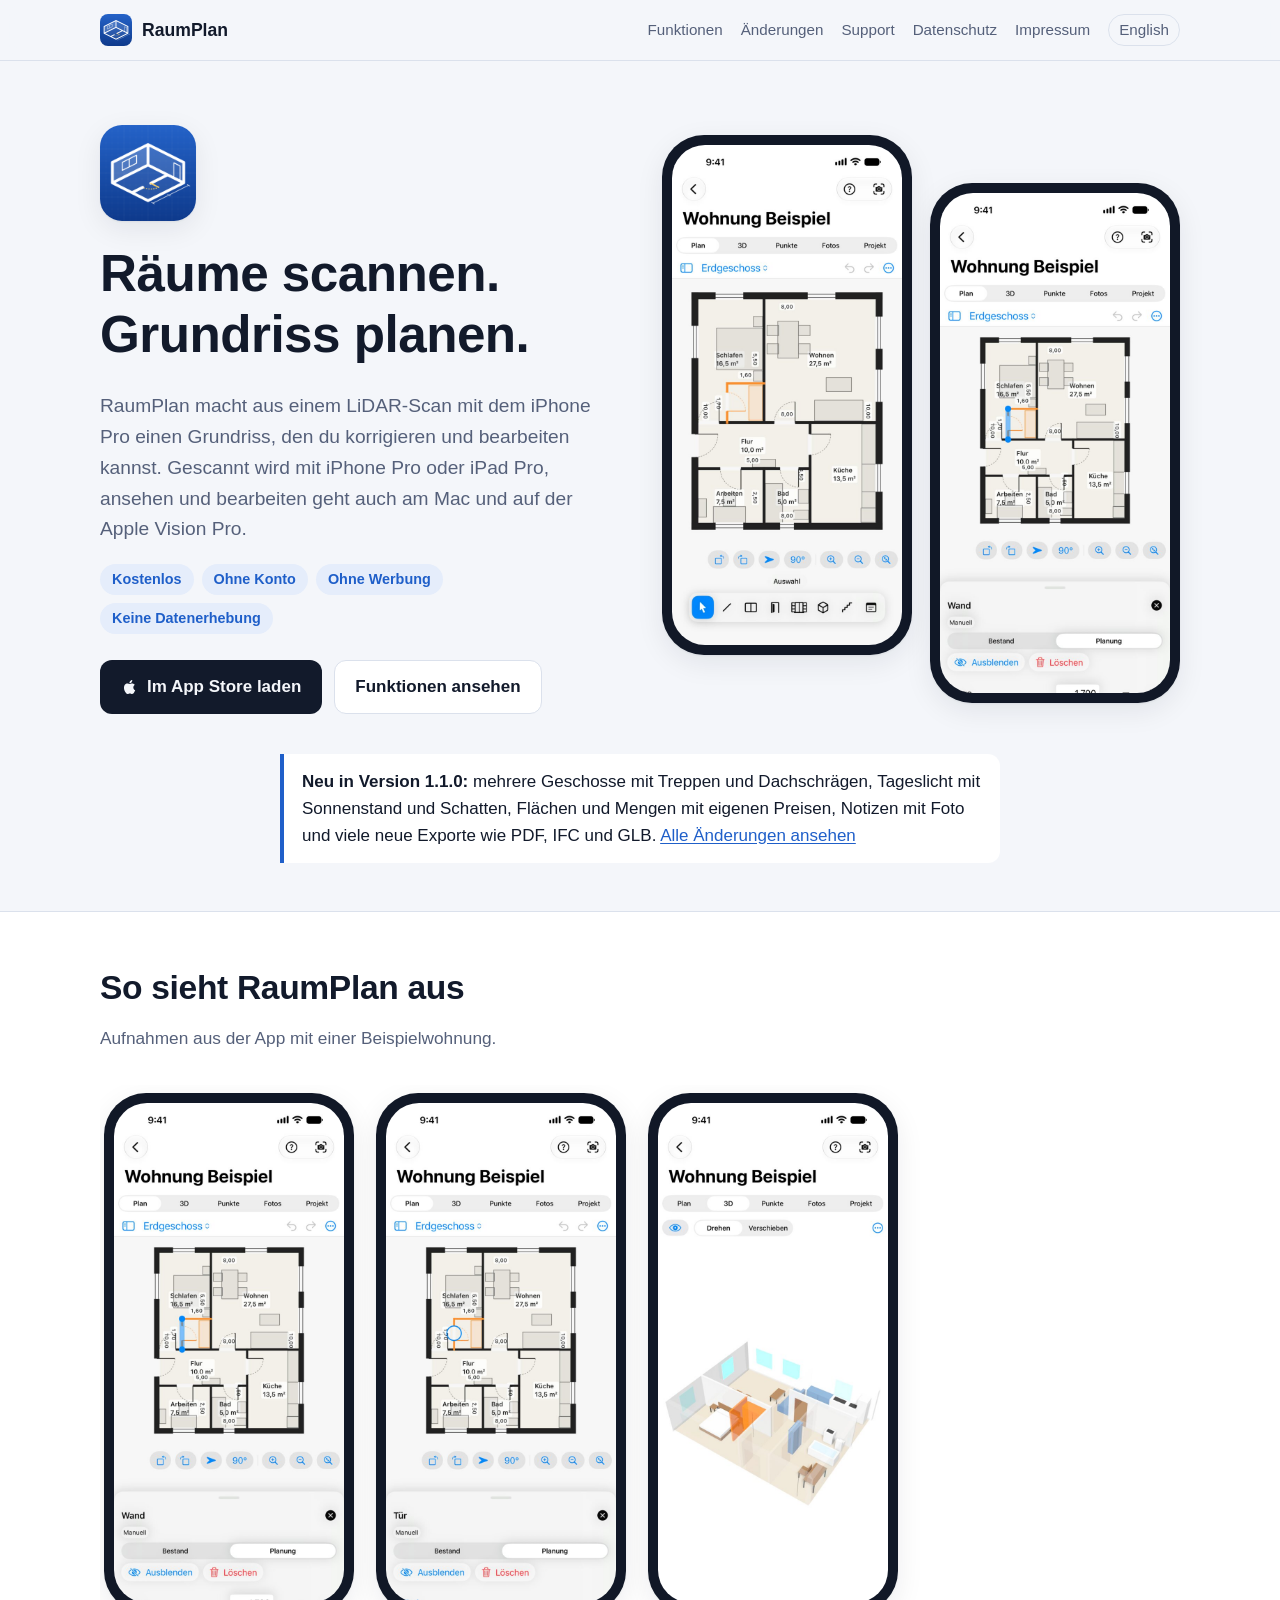
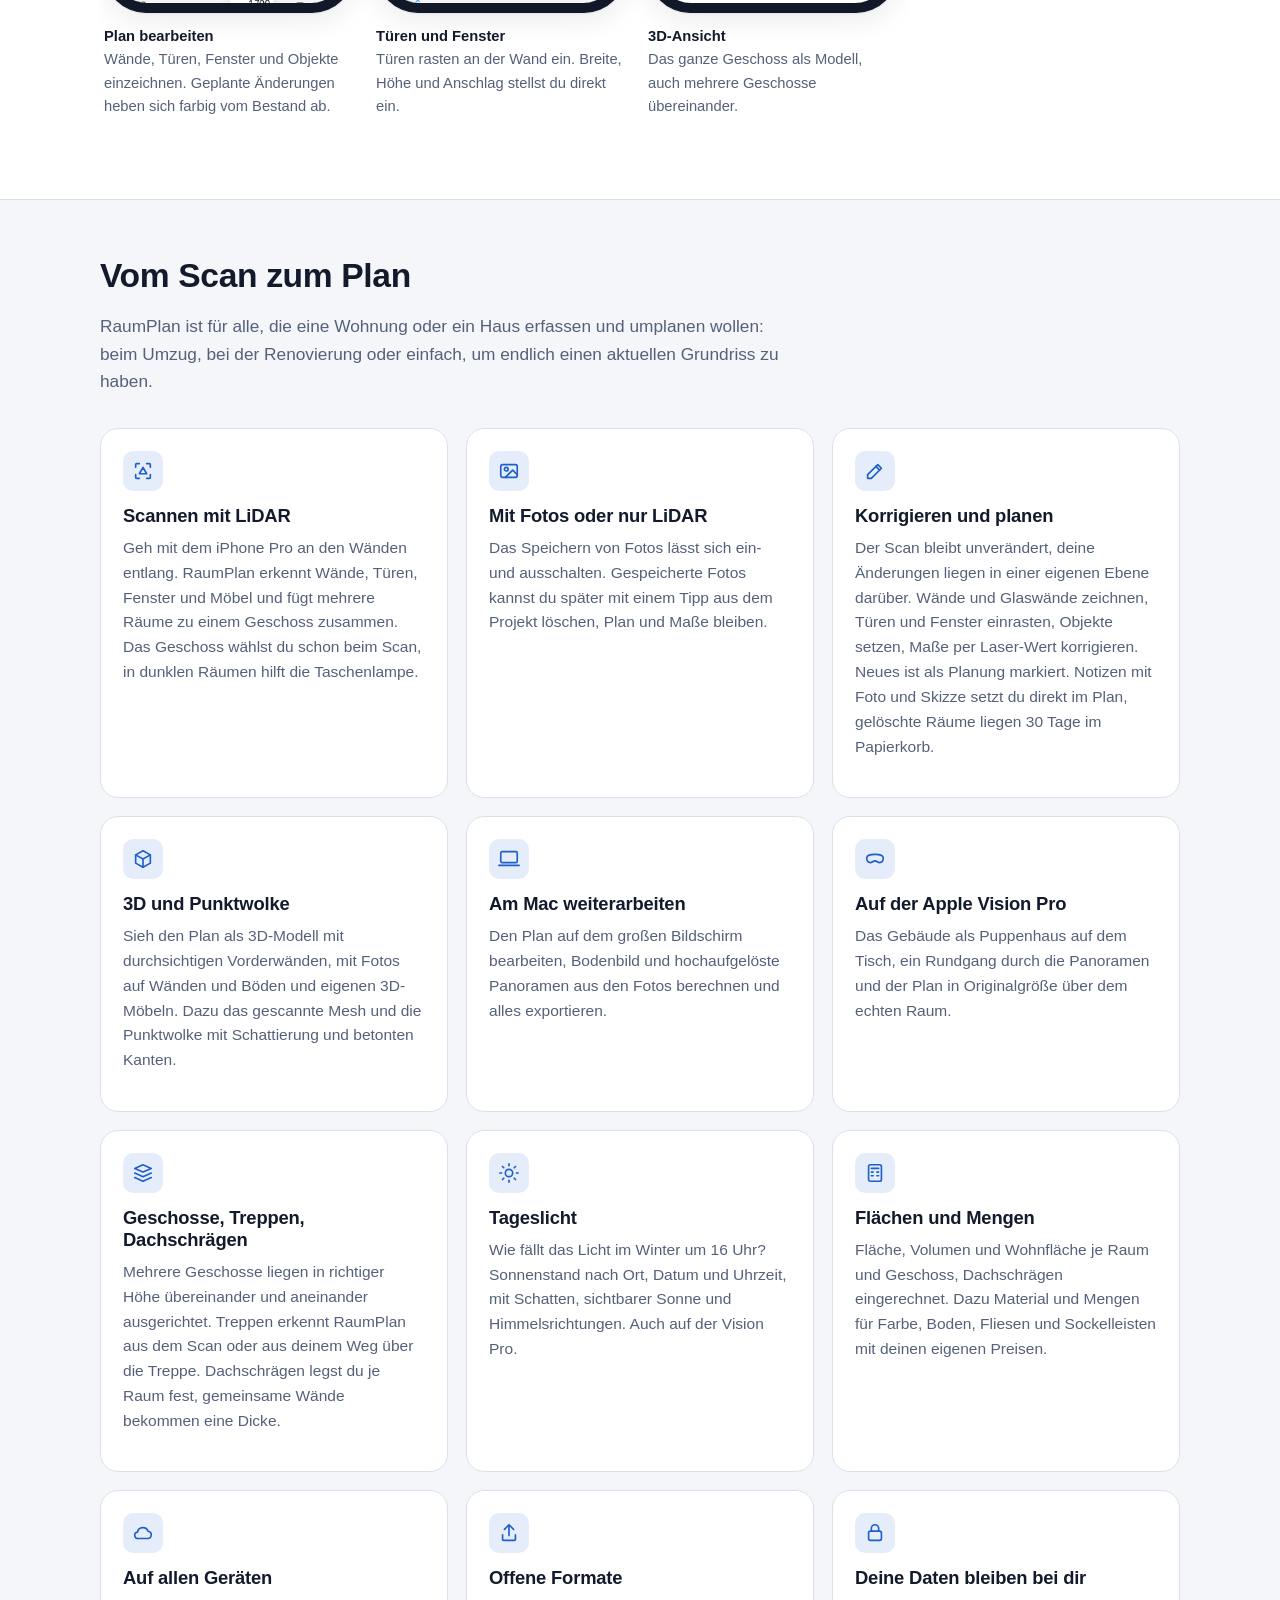
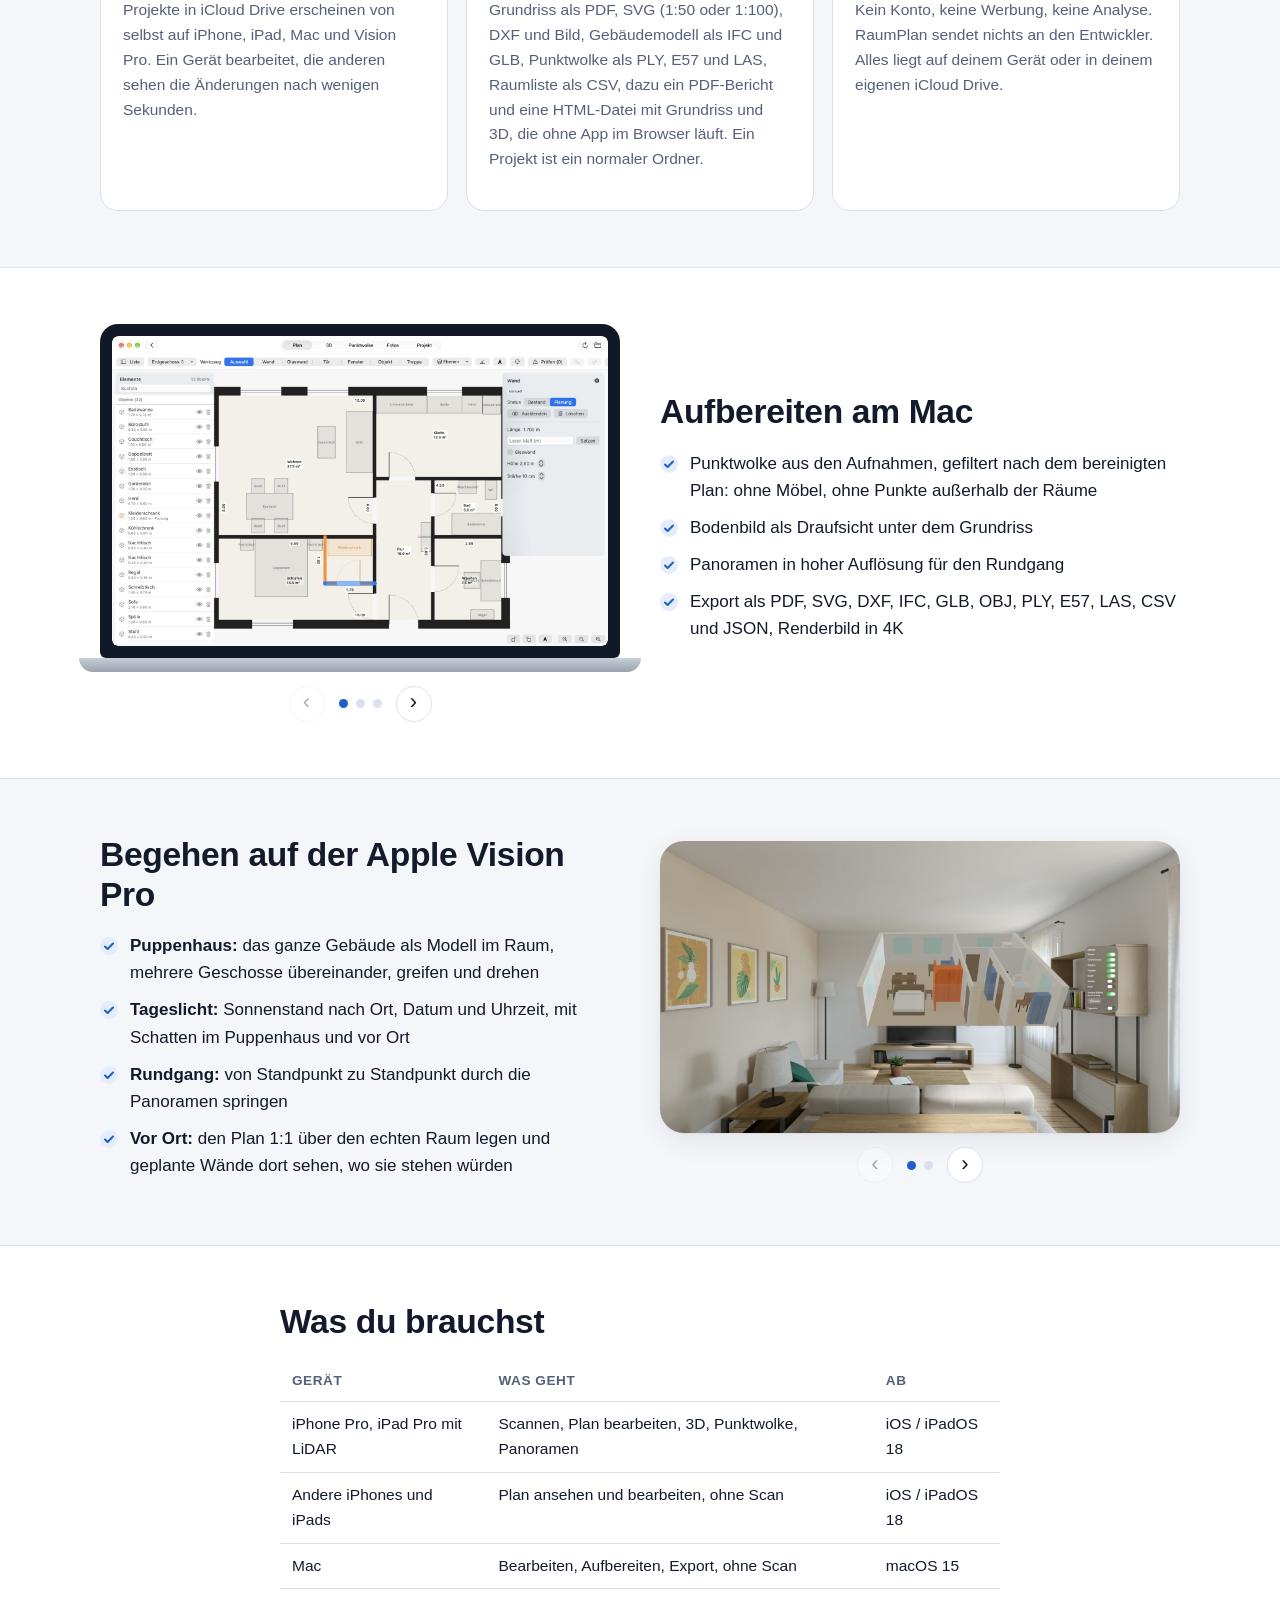
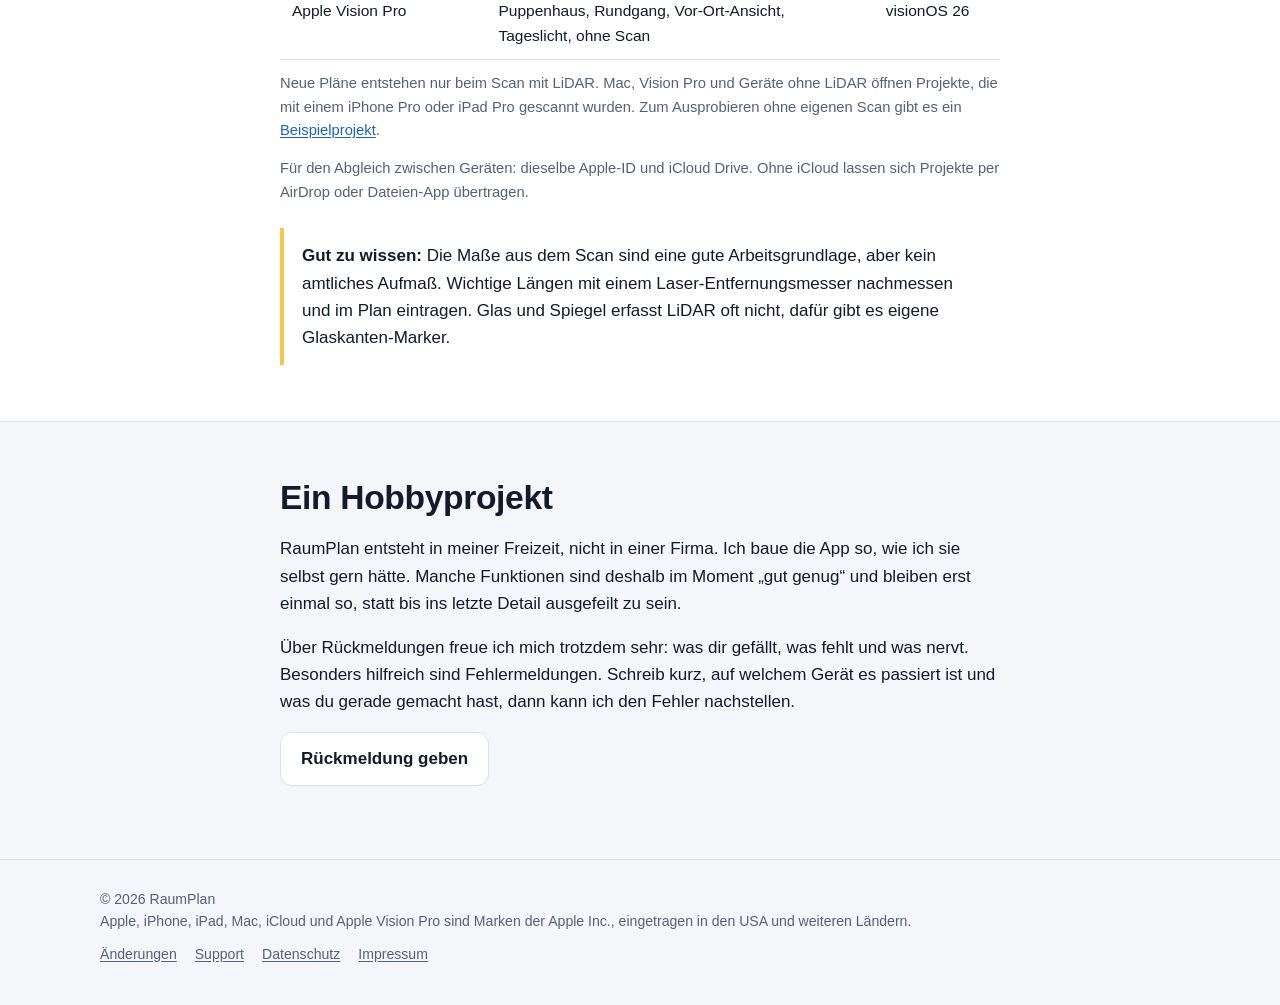
<file: index.html>
<!doctype html>
<html lang="de">
<head>
<meta charset="utf-8">
<meta name="viewport" content="width=device-width, initial-scale=1">
<title>RaumPlan – Räume scannen, Grundriss planen</title>
<meta name="description" content="Kostenlose App: Räume mit dem LiDAR-Sensor des iPhone Pro scannen, Grundriss korrigieren und bearbeiten. Für iPhone, iPad, Mac und Apple Vision Pro.">
<link rel="stylesheet" href="assets/style.css">
<link rel="icon" href="assets/favicon.png" type="image/png">
<link rel="apple-touch-icon" href="assets/apple-touch-icon.png">
<link rel="alternate" hreflang="en" href="en/index.html">
<meta name="apple-itunes-app" content="app-id=6837765319">
</head>
<body>
<header class="site-header">
  <div class="wrap">
    <a class="brand" href="index.html"><img src="assets/icon-512.png" alt="" width="32" height="32">RaumPlan</a>
    <nav class="nav" aria-label="Hauptmenü">
      <a href="index.html#funktionen">Funktionen</a>
      <a href="aenderungen.html">Änderungen</a>
      <a href="support.html">Support</a>
      <a href="datenschutz.html">Datenschutz</a>
      <a href="impressum.html">Impressum</a>
      <a class="lang" href="en/index.html" hreflang="en" lang="en">English</a>
    </nav>
  </div>
</header>
<main>

<section class="hero"><div class="wrap">
  <div>
    <img class="hero-icon" src="assets/icon-512.png" alt="RaumPlan App-Symbol" width="96" height="96">
    <h1>Räume scannen.<br>Grundriss planen.</h1>
    <p class="lead">RaumPlan macht aus einem LiDAR-Scan mit dem iPhone Pro einen Grundriss, den du korrigieren und bearbeiten kannst. Gescannt wird mit iPhone Pro oder iPad Pro, ansehen und bearbeiten geht auch am Mac und auf der Apple Vision Pro.</p>
    <ul class="pills"><li>Kostenlos</li><li>Ohne Konto</li><li>Ohne Werbung</li><li>Keine Datenerhebung</li></ul>
    <div class="cta"><a class="btn btn-primary" href="https://apps.apple.com/de/app/raumplan-scan-grundriss/id6837765319"><svg width="18" height="18" viewBox="0 0 24 24" fill="currentColor" aria-hidden="true"><path d="M12 2l3 6H9zM4 20l4-8h8l4 8z" opacity=".0"/><path d="M16.4 12.6c0-2.4 2-3.5 2-3.6-1.1-1.6-2.8-1.8-3.4-1.8-1.4-.1-2.8.9-3.5.9-.7 0-1.8-.8-3-.8-1.5 0-3 .9-3.8 2.3-1.6 2.8-.4 7 1.2 9.3.8 1.1 1.7 2.4 2.9 2.3 1.2 0 1.6-.7 3-.7s1.8.7 3 .7c1.3 0 2.1-1.1 2.8-2.3.9-1.3 1.3-2.6 1.3-2.6s-2.5-1-2.5-3.7zM14.1 5.5c.6-.8 1.1-1.9 1-3-1 0-2.1.7-2.8 1.5-.6.7-1.2 1.8-1 2.9 1 .1 2.1-.6 2.8-1.4z"/></svg>Im App Store laden</a><a class="btn btn-ghost" href="#funktionen">Funktionen ansehen</a></div>
  </div>
  <div class="hero-shots"><div class="device"><img src="assets/shots/de/iphone-plan.jpg" alt="Plan-Editor mit Grundriss der Beispielwohnung" width="660" height="1434"></div><div class="device"><img src="assets/shots/de/iphone-wand.jpg" alt="Ausgewählte geplante Wand mit Eigenschaften" width="660" height="1434"></div></div>
</div></section>
<section class="news"><div class="wrap narrow"><div class="callout new"><strong>Neu in Version 1.1.0:</strong> mehrere Geschosse mit Treppen und Dachschrägen, Tageslicht mit Sonnenstand und Schatten, Flächen und Mengen mit eigenen Preisen, Notizen mit Foto und viele neue Exporte wie PDF, IFC und GLB. <a href="aenderungen.html">Alle Änderungen ansehen</a></div></div></section>
<section class="alt"><div class="wrap">
  <div class="section-head"><h2>So sieht RaumPlan aus</h2><p>Aufnahmen aus der App mit einer Beispielwohnung. </p></div>
  <div class="gallery">
    <figure><div class="device"><img src="assets/shots/de/iphone-wand.jpg" alt="Ausgewählte geplante Wand mit Eigenschaften" width="660" height="1434"></div><figcaption><strong>Plan bearbeiten</strong>Wände, Türen, Fenster und Objekte einzeichnen. Geplante Änderungen heben sich farbig vom Bestand ab.</figcaption></figure>
    <figure><div class="device"><img src="assets/shots/de/iphone-tuer.jpg" alt="Tür mit Eigenschaften im Plan" width="660" height="1434"></div><figcaption><strong>Türen und Fenster</strong>Türen rasten an der Wand ein. Breite, Höhe und Anschlag stellst du direkt ein.</figcaption></figure>
    <figure><div class="device"><img src="assets/shots/de/iphone-3d.jpg" alt="3D-Ansicht der Beispielwohnung" width="660" height="1434"></div><figcaption><strong>3D-Ansicht</strong>Das ganze Geschoss als Modell, auch mehrere Geschosse übereinander.</figcaption></figure>
  </div>
</div></section><section id="funktionen"><div class="wrap"><div class="section-head"><h2>Vom Scan zum Plan</h2><p>RaumPlan ist für alle, die eine Wohnung oder ein Haus erfassen und umplanen wollen: beim Umzug, bei der Renovierung oder einfach, um endlich einen aktuellen Grundriss zu haben.</p></div><div class="grid"><div class="card"><span class="ico"><svg viewBox="0 0 24 24" fill="none" stroke="currentColor" stroke-width="1.8" stroke-linecap="round" stroke-linejoin="round" aria-hidden="true"><path d="M4 8V5a1 1 0 0 1 1-1h3M16 4h3a1 1 0 0 1 1 1v3M20 16v3a1 1 0 0 1-1 1h-3M8 20H5a1 1 0 0 1-1-1v-3"/><path d="M8 15l4-7 4 7z"/></svg></span><h3>Scannen mit LiDAR</h3><p>Geh mit dem iPhone Pro an den Wänden entlang. RaumPlan erkennt Wände, Türen, Fenster und Möbel und fügt mehrere Räume zu einem Geschoss zusammen. Das Geschoss wählst du schon beim Scan, in dunklen Räumen hilft die Taschenlampe.</p></div><div class="card"><span class="ico"><svg viewBox="0 0 24 24" fill="none" stroke="currentColor" stroke-width="1.8" stroke-linecap="round" stroke-linejoin="round" aria-hidden="true"><rect x="3" y="5" width="18" height="14" rx="2"/><circle cx="9" cy="10" r="2"/><path d="M21 16l-5-5-8 8"/></svg></span><h3>Mit Fotos oder nur LiDAR</h3><p>Das Speichern von Fotos lässt sich ein- und ausschalten. Gespeicherte Fotos kannst du später mit einem Tipp aus dem Projekt löschen, Plan und Maße bleiben.</p></div><div class="card"><span class="ico"><svg viewBox="0 0 24 24" fill="none" stroke="currentColor" stroke-width="1.8" stroke-linecap="round" stroke-linejoin="round" aria-hidden="true"><path d="M4 20h4L19 9l-4-4L4 16z"/><path d="M13 7l4 4"/></svg></span><h3>Korrigieren und planen</h3><p>Der Scan bleibt unverändert, deine Änderungen liegen in einer eigenen Ebene darüber. Wände und Glaswände zeichnen, Türen und Fenster einrasten, Objekte setzen, Maße per Laser-Wert korrigieren. Neues ist als Planung markiert. Notizen mit Foto und Skizze setzt du direkt im Plan, gelöschte Räume liegen 30 Tage im Papierkorb.</p></div><div class="card"><span class="ico"><svg viewBox="0 0 24 24" fill="none" stroke="currentColor" stroke-width="1.8" stroke-linecap="round" stroke-linejoin="round" aria-hidden="true"><path d="M12 3l8 4.5v9L12 21l-8-4.5v-9z"/><path d="M4 7.5l8 4.5 8-4.5M12 12v9"/></svg></span><h3>3D und Punktwolke</h3><p>Sieh den Plan als 3D-Modell mit durchsichtigen Vorderwänden, mit Fotos auf Wänden und Böden und eigenen 3D-Möbeln. Dazu das gescannte Mesh und die Punktwolke mit Schattierung und betonten Kanten.</p></div><div class="card"><span class="ico"><svg viewBox="0 0 24 24" fill="none" stroke="currentColor" stroke-width="1.8" stroke-linecap="round" stroke-linejoin="round" aria-hidden="true"><rect x="3" y="4" width="18" height="12" rx="1.5"/><path d="M1 19h22"/></svg></span><h3>Am Mac weiterarbeiten</h3><p>Den Plan auf dem großen Bildschirm bearbeiten, Bodenbild und hochaufgelöste Panoramen aus den Fotos berechnen und alles exportieren.</p></div><div class="card"><span class="ico"><svg viewBox="0 0 24 24" fill="none" stroke="currentColor" stroke-width="1.8" stroke-linecap="round" stroke-linejoin="round" aria-hidden="true"><path d="M3 11c0-3 2.5-4 9-4s9 1 9 4-1.5 5-4 5c-2 0-3-2-5-2s-3 2-5 2c-2.5 0-4-2-4-5z"/></svg></span><h3>Auf der Apple Vision Pro</h3><p>Das Gebäude als Puppenhaus auf dem Tisch, ein Rundgang durch die Panoramen und der Plan in Originalgröße über dem echten Raum.</p></div><div class="card"><span class="ico"><svg viewBox="0 0 24 24" fill="none" stroke="currentColor" stroke-width="1.8" stroke-linecap="round" stroke-linejoin="round" aria-hidden="true"><path d="M3 17l9 4 9-4M3 12l9 4 9-4M12 3l9 4-9 4-9-4z"/></svg></span><h3>Geschosse, Treppen, Dachschrägen</h3><p>Mehrere Geschosse liegen in richtiger Höhe übereinander und aneinander ausgerichtet. Treppen erkennt RaumPlan aus dem Scan oder aus deinem Weg über die Treppe. Dachschrägen legst du je Raum fest, gemeinsame Wände bekommen eine Dicke.</p></div><div class="card"><span class="ico"><svg viewBox="0 0 24 24" fill="none" stroke="currentColor" stroke-width="1.8" stroke-linecap="round" stroke-linejoin="round" aria-hidden="true"><circle cx="12" cy="12" r="4"/><path d="M12 2v2M12 20v2M4.9 4.9l1.4 1.4M17.7 17.7l1.4 1.4M2 12h2M20 12h2M4.9 19.1l1.4-1.4M17.7 6.3l1.4-1.4"/></svg></span><h3>Tageslicht</h3><p>Wie fällt das Licht im Winter um 16 Uhr? Sonnenstand nach Ort, Datum und Uhrzeit, mit Schatten, sichtbarer Sonne und Himmelsrichtungen. Auch auf der Vision Pro.</p></div><div class="card"><span class="ico"><svg viewBox="0 0 24 24" fill="none" stroke="currentColor" stroke-width="1.8" stroke-linecap="round" stroke-linejoin="round" aria-hidden="true"><rect x="5" y="3" width="14" height="18" rx="2"/><path d="M8 7h8M8 11h2M14 11h2M8 15h2M14 15h2"/></svg></span><h3>Flächen und Mengen</h3><p>Fläche, Volumen und Wohnfläche je Raum und Geschoss, Dachschrägen eingerechnet. Dazu Material und Mengen für Farbe, Boden, Fliesen und Sockelleisten mit deinen eigenen Preisen.</p></div><div class="card"><span class="ico"><svg viewBox="0 0 24 24" fill="none" stroke="currentColor" stroke-width="1.8" stroke-linecap="round" stroke-linejoin="round" aria-hidden="true"><path d="M7 18h10a4 4 0 0 0 .5-7.97A6 6 0 0 0 6 11a3.5 3.5 0 0 0 1 7z"/></svg></span><h3>Auf allen Geräten</h3><p>Projekte in iCloud Drive erscheinen von selbst auf iPhone, iPad, Mac und Vision Pro. Ein Gerät bearbeitet, die anderen sehen die Änderungen nach wenigen Sekunden.</p></div><div class="card"><span class="ico"><svg viewBox="0 0 24 24" fill="none" stroke="currentColor" stroke-width="1.8" stroke-linecap="round" stroke-linejoin="round" aria-hidden="true"><path d="M12 3v12M7 8l5-5 5 5"/><path d="M5 14v5a1 1 0 0 0 1 1h12a1 1 0 0 0 1-1v-5"/></svg></span><h3>Offene Formate</h3><p>Grundriss als PDF, SVG (1:50 oder 1:100), DXF und Bild, Gebäudemodell als IFC und GLB, Punktwolke als PLY, E57 und LAS, Raumliste als CSV, dazu ein PDF-Bericht und eine HTML-Datei mit Grundriss und 3D, die ohne App im Browser läuft. Ein Projekt ist ein normaler Ordner.</p></div><div class="card"><span class="ico"><svg viewBox="0 0 24 24" fill="none" stroke="currentColor" stroke-width="1.8" stroke-linecap="round" stroke-linejoin="round" aria-hidden="true"><rect x="5" y="10" width="14" height="10" rx="2"/><path d="M8 10V7a4 4 0 0 1 8 0v3"/></svg></span><h3>Deine Daten bleiben bei dir</h3><p>Kein Konto, keine Werbung, keine Analyse. RaumPlan sendet nichts an den Entwickler. Alles liegt auf deinem Gerät oder in deinem eigenen iCloud Drive.</p></div></div></div></section>
<section class="alt"><div class="wrap split">
  <div><div class="slider" data-slider><div class="laptop"><div class="lid"><div class="slides" tabindex="0" role="group" aria-roledescription="Bildergalerie" aria-label="Screenshots vom Mac"><figure class="slide"><img src="assets/shots/de/mac-plan.jpg" alt="RaumPlan am Mac mit Elementliste und Eigenschaften" width="1600" height="1000"></figure><figure class="slide"><img src="assets/shots/de/mac-3d.jpg" alt="3D-Ansicht am Mac" width="1600" height="1000"></figure><figure class="slide"><img src="assets/shots/de/mac-export.jpg" alt="Export des Grundrisses als SVG am Mac" width="1600" height="1000"></figure></div></div><div class="base"></div></div><div class="slider-nav"><button type="button" class="prev" aria-label="Vorheriges Bild">‹</button><span class="dots"><button type="button" aria-label="Bild 1: Plan mit Elementliste"></button><button type="button" aria-label="Bild 2: 3D-Ansicht"></button><button type="button" aria-label="Bild 3: Export"></button></span><button type="button" class="next" aria-label="Nächstes Bild">›</button></div></div></div>
  <div><h2>Aufbereiten am Mac</h2>
  <ul class="checks">
    <li>Punktwolke aus den Aufnahmen, gefiltert nach dem bereinigten Plan: ohne Möbel, ohne Punkte außerhalb der Räume</li>
    <li>Bodenbild als Draufsicht unter dem Grundriss</li>
    <li>Panoramen in hoher Auflösung für den Rundgang</li>
    <li>Export als PDF, SVG, DXF, IFC, GLB, OBJ, PLY, E57, LAS, CSV und JSON, Renderbild in 4K</li>
  </ul></div>
</div></section>
<section><div class="wrap split rev">
  <div><div class="slider" data-slider><div class="vision"><div class="slides" tabindex="0" role="group" aria-roledescription="Bildergalerie" aria-label="Screenshots von der Apple Vision Pro"><figure class="slide"><img src="assets/shots/de/vision-dollhouse.jpg" alt="Puppenhaus der Beispielwohnung auf der Apple Vision Pro" width="1600" height="900"></figure><figure class="slide"><img src="assets/shots/de/vision-edit.jpg" alt="Plan bearbeiten auf der Apple Vision Pro" width="1600" height="900"></figure></div></div><div class="slider-nav"><button type="button" class="prev" aria-label="Vorheriges Bild">‹</button><span class="dots"><button type="button" aria-label="Bild 1: Puppenhaus"></button><button type="button" aria-label="Bild 2: Plan bearbeiten"></button></span><button type="button" class="next" aria-label="Nächstes Bild">›</button></div></div></div>
  <div><h2>Begehen auf der Apple Vision Pro</h2>
  <ul class="checks">
    <li><strong>Puppenhaus:</strong> das ganze Gebäude als Modell im Raum, mehrere Geschosse übereinander, greifen und drehen</li>
    <li><strong>Tageslicht:</strong> Sonnenstand nach Ort, Datum und Uhrzeit, mit Schatten im Puppenhaus und vor Ort</li>
    <li><strong>Rundgang:</strong> von Standpunkt zu Standpunkt durch die Panoramen springen</li>
    <li><strong>Vor Ort:</strong> den Plan 1:1 über den echten Raum legen und geplante Wände dort sehen, wo sie stehen würden</li>
  </ul></div>
</div></section>
<section class="alt"><div class="wrap narrow">
  <h2>Was du brauchst</h2>
  <table class="req">
    <tr><th>Gerät</th><th>Was geht</th><th>Ab</th></tr>
    <tr><td>iPhone Pro, iPad Pro mit LiDAR</td><td>Scannen, Plan bearbeiten, 3D, Punktwolke, Panoramen</td><td>iOS / iPadOS 18</td></tr>
    <tr><td>Andere iPhones und iPads</td><td>Plan ansehen und bearbeiten, ohne Scan</td><td>iOS / iPadOS 18</td></tr>
    <tr><td>Mac</td><td>Bearbeiten, Aufbereiten, Export, ohne Scan</td><td>macOS 15</td></tr>
    <tr><td>Apple Vision Pro</td><td>Puppenhaus, Rundgang, Vor-Ort-Ansicht, Tageslicht, ohne Scan</td><td>visionOS 26</td></tr>
  </table>
  <p class="meta" style="margin-top:12px">Neue Pläne entstehen nur beim Scan mit LiDAR. Mac, Vision Pro und Geräte ohne LiDAR öffnen Projekte, die mit einem iPhone Pro oder iPad Pro gescannt wurden. Zum Ausprobieren ohne eigenen Scan gibt es ein <a href="support.html#beispielprojekt">Beispielprojekt</a>.</p>
  <p class="meta">Für den Abgleich zwischen Geräten: dieselbe Apple-ID und iCloud Drive. Ohne iCloud lassen sich Projekte per AirDrop oder Dateien-App übertragen.</p>
  <div class="callout" style="margin-top:24px"><strong>Gut zu wissen:</strong> Die Maße aus dem Scan sind eine gute Arbeitsgrundlage, aber kein amtliches Aufmaß. Wichtige Längen mit einem Laser-Entfernungsmesser nachmessen und im Plan eintragen. Glas und Spiegel erfasst LiDAR oft nicht, dafür gibt es eigene Glaskanten-Marker.</div>
</div></section>
<section><div class="wrap narrow">
  <h2>Ein Hobbyprojekt</h2>
  <p>RaumPlan entsteht in meiner Freizeit, nicht in einer Firma. Ich baue die App so, wie ich sie selbst gern hätte. Manche Funktionen sind deshalb im Moment „gut genug“ und bleiben erst einmal so, statt bis ins letzte Detail ausgefeilt zu sein.</p>
  <p>Über Rückmeldungen freue ich mich trotzdem sehr: was dir gefällt, was fehlt und was nervt. Besonders hilfreich sind Fehlermeldungen. Schreib kurz, auf welchem Gerät es passiert ist und was du gerade gemacht hast, dann kann ich den Fehler nachstellen.</p>
  <p><a class="btn btn-ghost" href="support.html">Rückmeldung geben</a></p>
</div></section>
</main>
<footer class="site-footer">
  <div class="wrap">
    <div>© 2026 RaumPlan<br>Apple, iPhone, iPad, Mac, iCloud und Apple Vision Pro sind Marken der Apple Inc., eingetragen in den USA und weiteren Ländern.</div>
    <nav aria-label="Rechtliches">
      <a href="aenderungen.html">Änderungen</a>
      <a href="support.html">Support</a>
      <a href="datenschutz.html">Datenschutz</a>
      <a href="impressum.html">Impressum</a>
    </nav>
  </div>
</footer>
<script>
document.querySelectorAll('[data-slider]').forEach(function (el) {
  var track = el.querySelector('.slides'), slides = track.children;
  var dots = el.querySelectorAll('.dots button');
  var prev = el.querySelector('.prev'), next = el.querySelector('.next');
  function idx() { return Math.round(track.scrollLeft / track.clientWidth); }
  function go(i) { i = Math.max(0, Math.min(slides.length - 1, i)); track.scrollTo({ left: i * track.clientWidth, behavior: 'smooth' }); }
  function sync() { var i = idx(); dots.forEach(function (d, k) { d.setAttribute('aria-current', k === i ? 'true' : 'false'); }); prev.disabled = i === 0; next.disabled = i === slides.length - 1; }
  prev.addEventListener('click', function () { go(idx() - 1); });
  next.addEventListener('click', function () { go(idx() + 1); });
  dots.forEach(function (d, k) { d.addEventListener('click', function () { go(k); }); });
  track.addEventListener('keydown', function (e) { if (e.key === 'ArrowLeft') { e.preventDefault(); go(idx() - 1); } if (e.key === 'ArrowRight') { e.preventDefault(); go(idx() + 1); } });
  var t; track.addEventListener('scroll', function () { clearTimeout(t); t = setTimeout(sync, 60); }, { passive: true });
  el.classList.add('js'); sync();
});
</script>
</body>
</html>
</file>
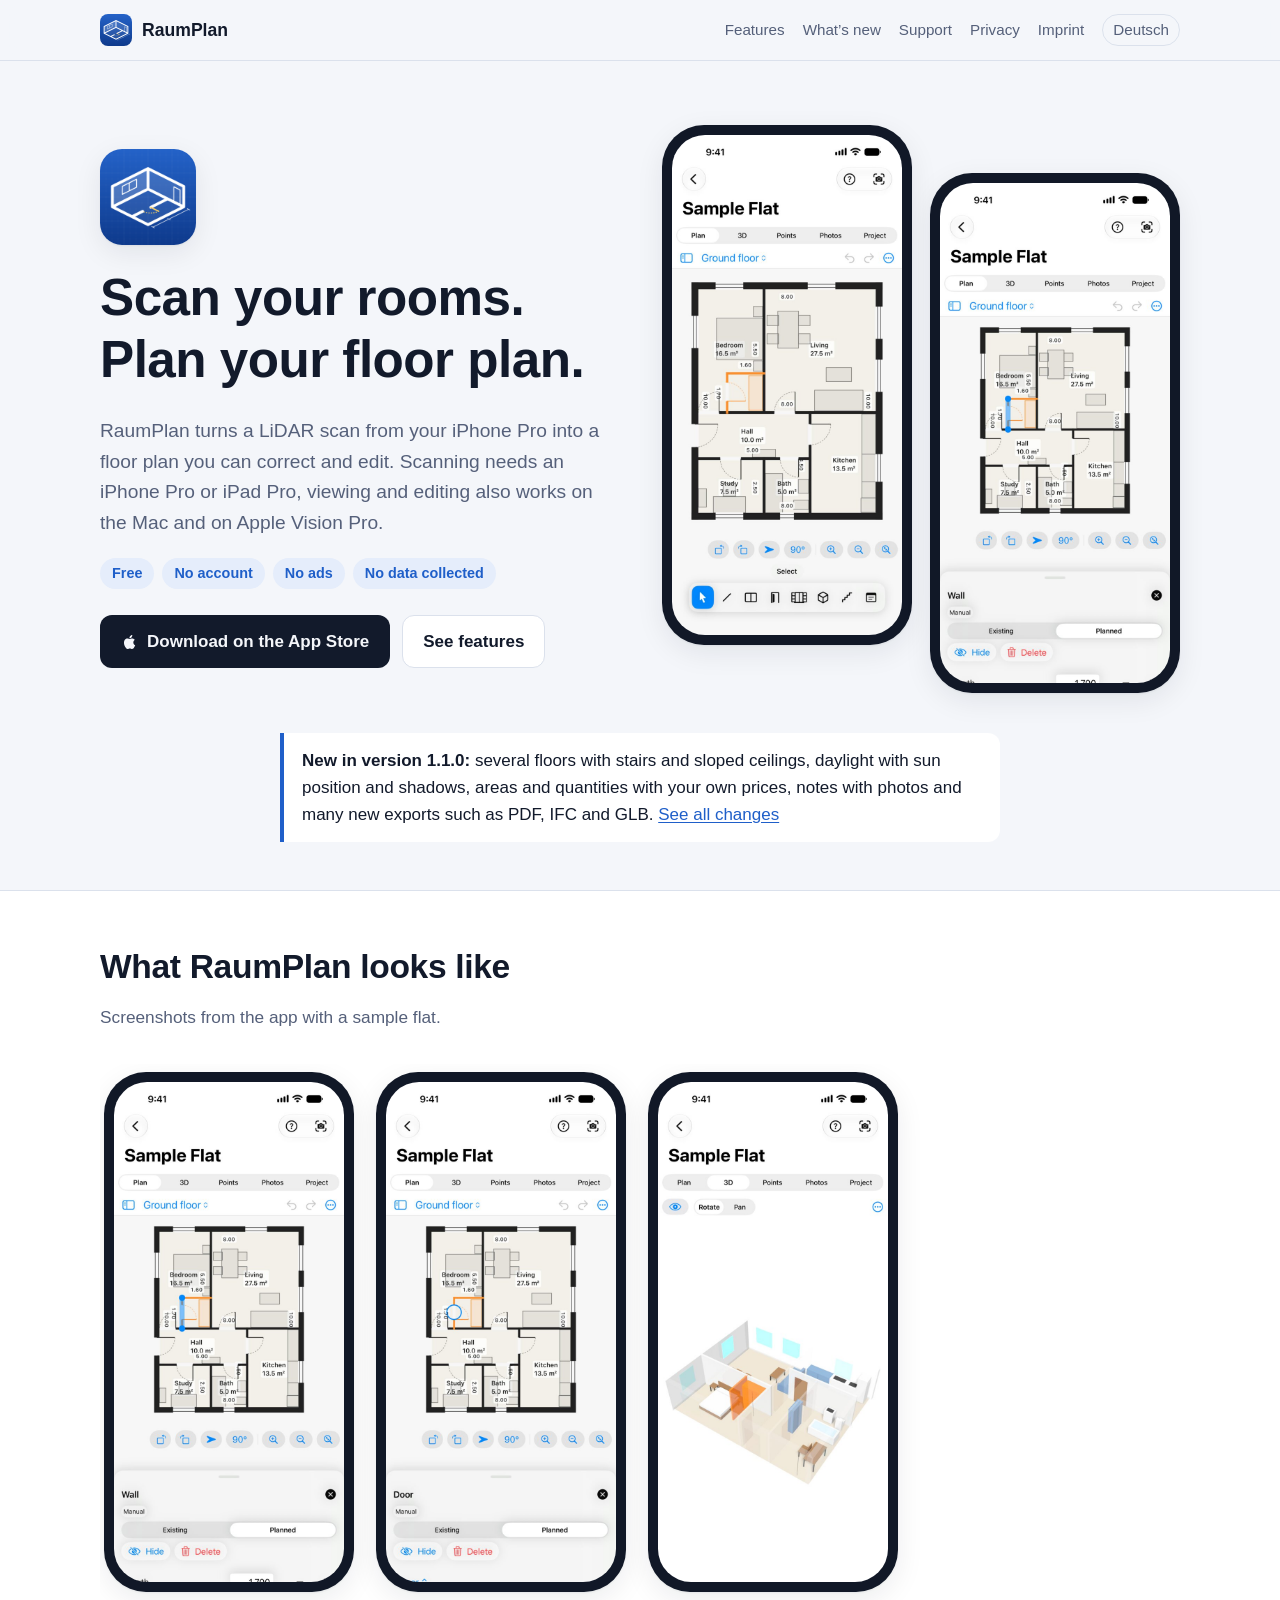
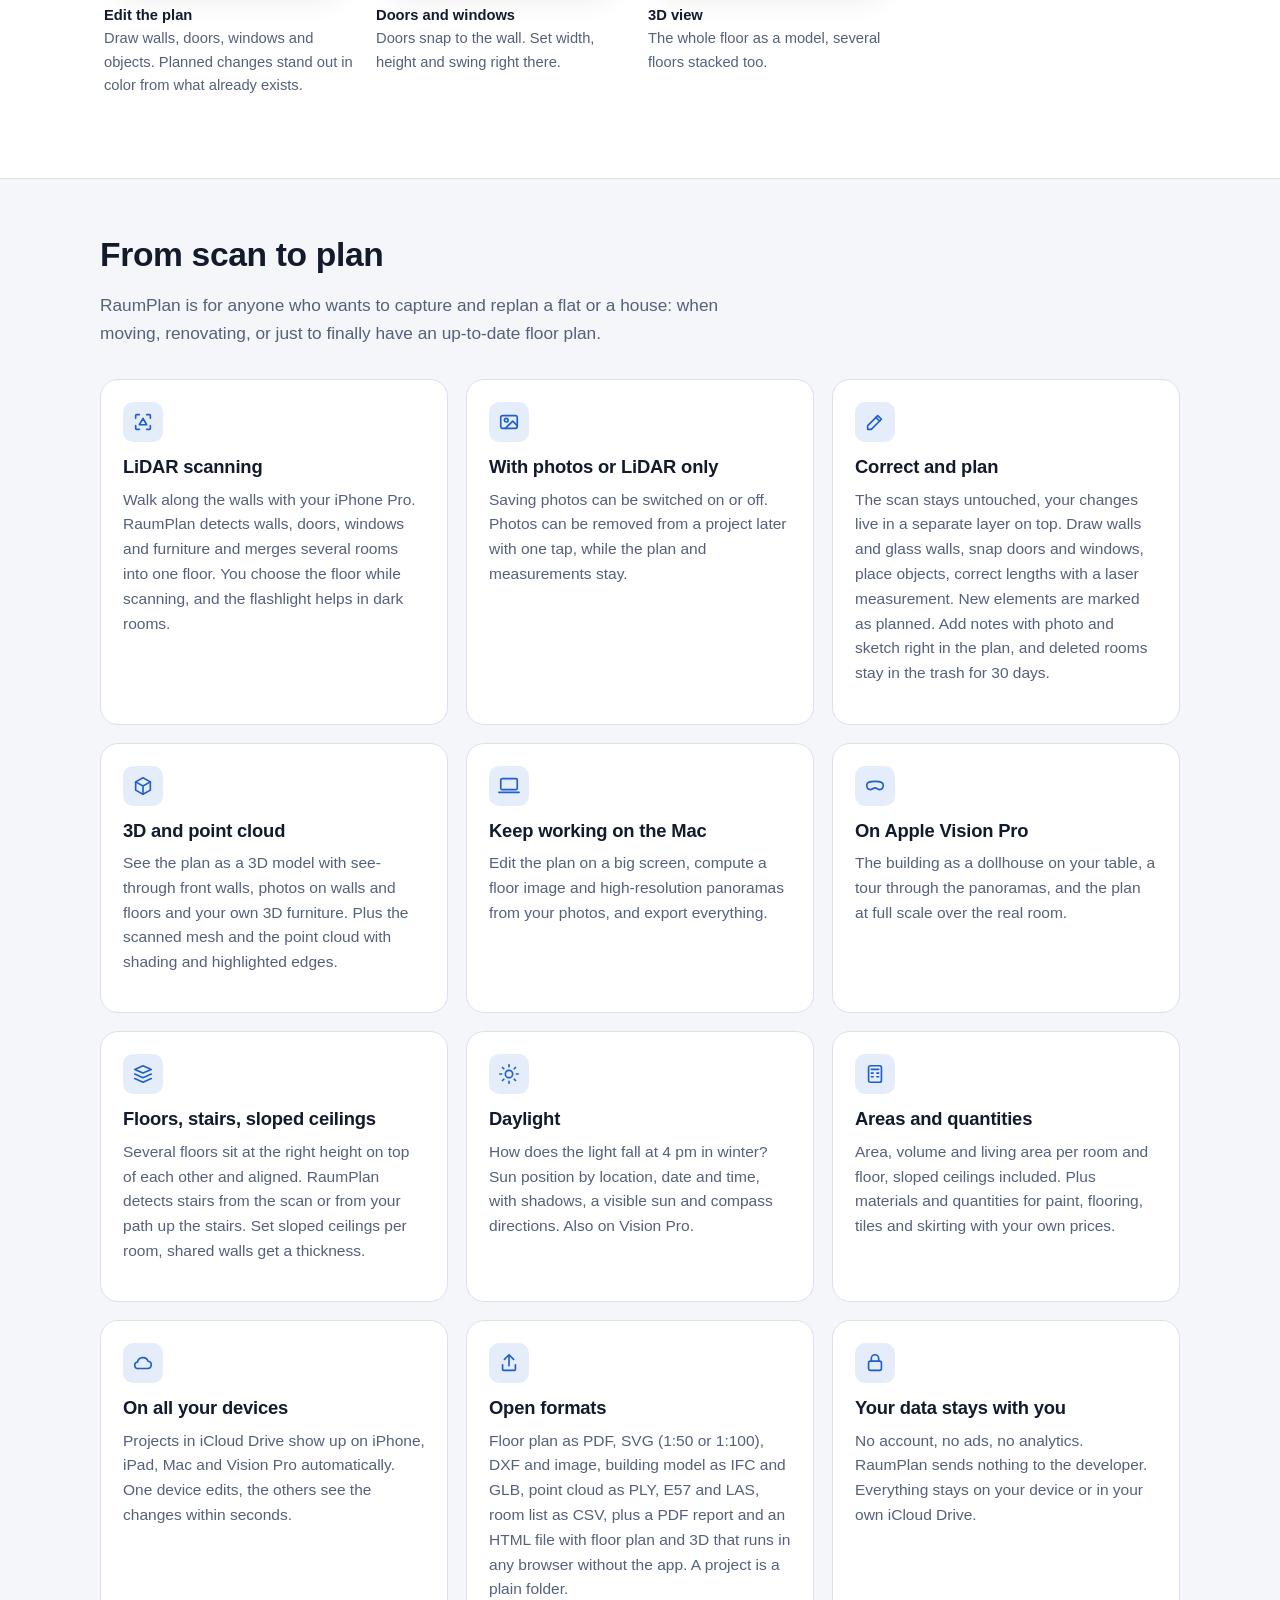
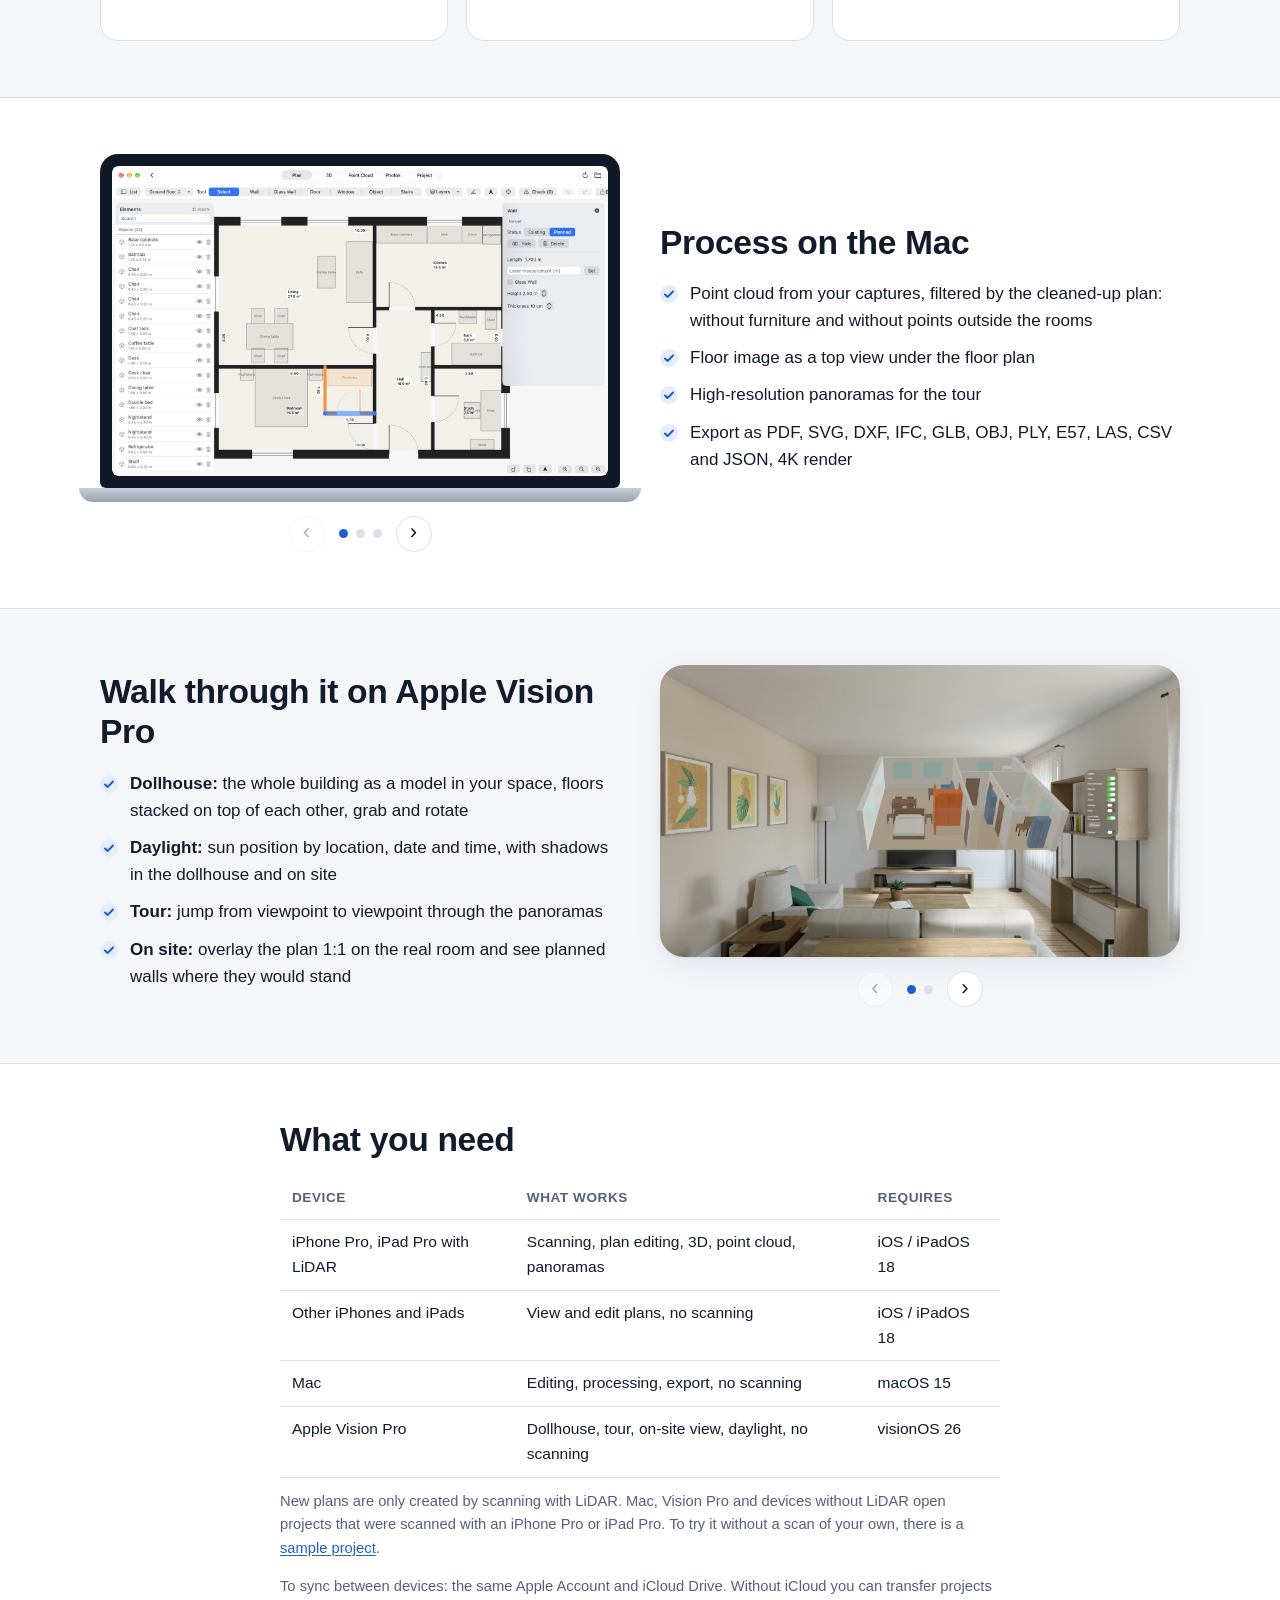
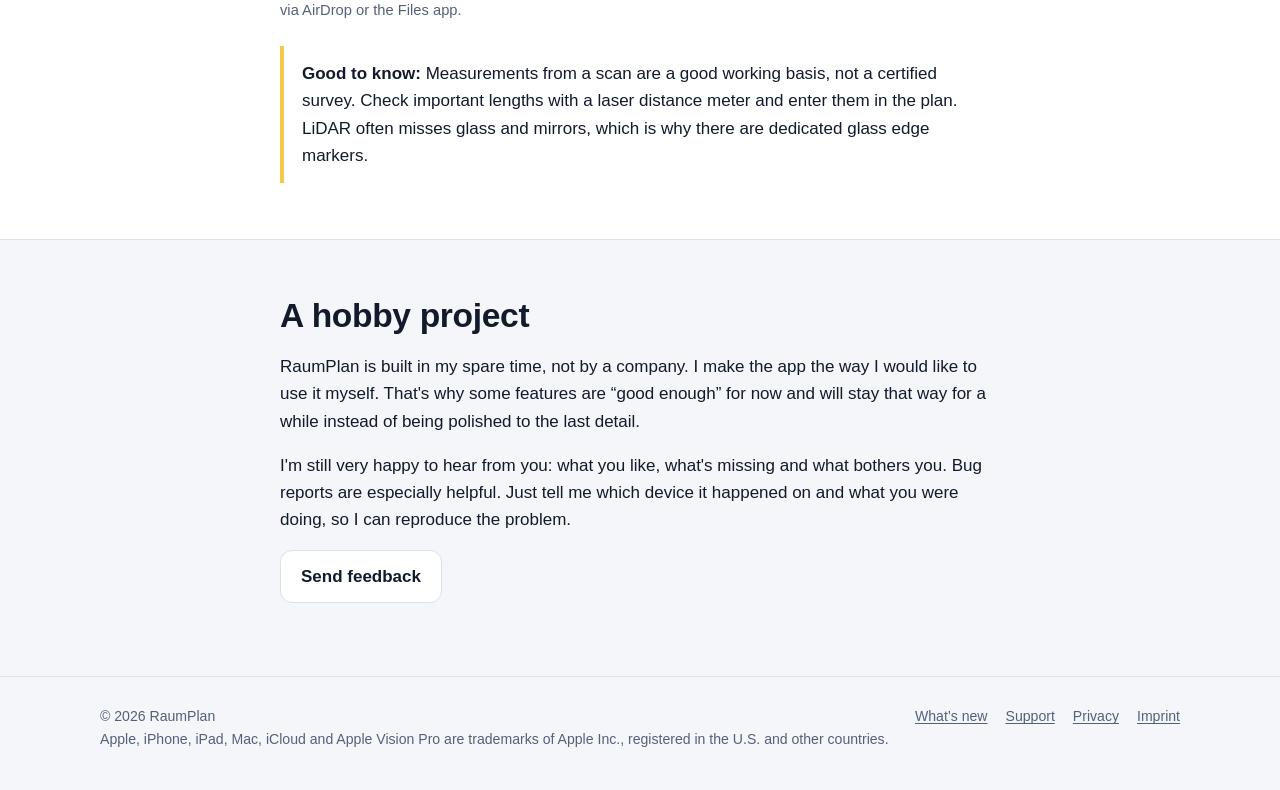
<file: en/index.html>
<!doctype html>
<html lang="en">
<head>
<meta charset="utf-8">
<meta name="viewport" content="width=device-width, initial-scale=1">
<title>RaumPlan – Scan rooms, plan floor plans</title>
<meta name="description" content="Free app: scan rooms with the iPhone Pro LiDAR sensor, correct and edit the floor plan. For iPhone, iPad, Mac and Apple Vision Pro.">
<link rel="stylesheet" href="../assets/style.css">
<link rel="icon" href="../assets/favicon.png" type="image/png">
<link rel="apple-touch-icon" href="../assets/apple-touch-icon.png">
<link rel="alternate" hreflang="de" href="../index.html">
<meta name="apple-itunes-app" content="app-id=6837765319">
</head>
<body>
<header class="site-header">
  <div class="wrap">
    <a class="brand" href="index.html"><img src="../assets/icon-512.png" alt="" width="32" height="32">RaumPlan</a>
    <nav class="nav" aria-label="Main menu">
      <a href="index.html#features">Features</a>
      <a href="changes.html">What’s new</a>
      <a href="support.html">Support</a>
      <a href="privacy.html">Privacy</a>
      <a href="imprint.html">Imprint</a>
      <a class="lang" href="../index.html" hreflang="de" lang="de">Deutsch</a>
    </nav>
  </div>
</header>
<main>

<section class="hero"><div class="wrap">
  <div>
    <img class="hero-icon" src="../assets/icon-512.png" alt="RaumPlan app icon" width="96" height="96">
    <h1>Scan your rooms.<br>Plan your floor plan.</h1>
    <p class="lead">RaumPlan turns a LiDAR scan from your iPhone Pro into a floor plan you can correct and edit. Scanning needs an iPhone Pro or iPad Pro, viewing and editing also works on the Mac and on Apple Vision Pro.</p>
    <ul class="pills"><li>Free</li><li>No account</li><li>No ads</li><li>No data collected</li></ul>
    <div class="cta"><a class="btn btn-primary" href="https://apps.apple.com/app/raumplan-scan-grundriss/id6837765319"><svg width="18" height="18" viewBox="0 0 24 24" fill="currentColor" aria-hidden="true"><path d="M12 2l3 6H9zM4 20l4-8h8l4 8z" opacity=".0"/><path d="M16.4 12.6c0-2.4 2-3.5 2-3.6-1.1-1.6-2.8-1.8-3.4-1.8-1.4-.1-2.8.9-3.5.9-.7 0-1.8-.8-3-.8-1.5 0-3 .9-3.8 2.3-1.6 2.8-.4 7 1.2 9.3.8 1.1 1.7 2.4 2.9 2.3 1.2 0 1.6-.7 3-.7s1.8.7 3 .7c1.3 0 2.1-1.1 2.8-2.3.9-1.3 1.3-2.6 1.3-2.6s-2.5-1-2.5-3.7zM14.1 5.5c.6-.8 1.1-1.9 1-3-1 0-2.1.7-2.8 1.5-.6.7-1.2 1.8-1 2.9 1 .1 2.1-.6 2.8-1.4z"/></svg>Download on the App Store</a><a class="btn btn-ghost" href="#features">See features</a></div>
  </div>
  <div class="hero-shots"><div class="device"><img src="../assets/shots/en/iphone-plan.jpg" alt="Plan editor with the sample flat" width="660" height="1434"></div><div class="device"><img src="../assets/shots/en/iphone-wand.jpg" alt="Selected planned wall with its properties" width="660" height="1434"></div></div>
</div></section>
<section class="news"><div class="wrap narrow"><div class="callout new"><strong>New in version 1.1.0:</strong> several floors with stairs and sloped ceilings, daylight with sun position and shadows, areas and quantities with your own prices, notes with photos and many new exports such as PDF, IFC and GLB. <a href="changes.html">See all changes</a></div></div></section>
<section class="alt"><div class="wrap">
  <div class="section-head"><h2>What RaumPlan looks like</h2><p>Screenshots from the app with a sample flat. </p></div>
  <div class="gallery">
    <figure><div class="device"><img src="../assets/shots/en/iphone-wand.jpg" alt="Selected planned wall with its properties" width="660" height="1434"></div><figcaption><strong>Edit the plan</strong>Draw walls, doors, windows and objects. Planned changes stand out in color from what already exists.</figcaption></figure>
    <figure><div class="device"><img src="../assets/shots/en/iphone-tuer.jpg" alt="Door with its properties in the plan" width="660" height="1434"></div><figcaption><strong>Doors and windows</strong>Doors snap to the wall. Set width, height and swing right there.</figcaption></figure>
    <figure><div class="device"><img src="../assets/shots/en/iphone-3d.jpg" alt="3D view of the sample flat" width="660" height="1434"></div><figcaption><strong>3D view</strong>The whole floor as a model, several floors stacked too.</figcaption></figure>
  </div>
</div></section><section id="features"><div class="wrap"><div class="section-head"><h2>From scan to plan</h2><p>RaumPlan is for anyone who wants to capture and replan a flat or a house: when moving, renovating, or just to finally have an up-to-date floor plan.</p></div><div class="grid"><div class="card"><span class="ico"><svg viewBox="0 0 24 24" fill="none" stroke="currentColor" stroke-width="1.8" stroke-linecap="round" stroke-linejoin="round" aria-hidden="true"><path d="M4 8V5a1 1 0 0 1 1-1h3M16 4h3a1 1 0 0 1 1 1v3M20 16v3a1 1 0 0 1-1 1h-3M8 20H5a1 1 0 0 1-1-1v-3"/><path d="M8 15l4-7 4 7z"/></svg></span><h3>LiDAR scanning</h3><p>Walk along the walls with your iPhone Pro. RaumPlan detects walls, doors, windows and furniture and merges several rooms into one floor. You choose the floor while scanning, and the flashlight helps in dark rooms.</p></div><div class="card"><span class="ico"><svg viewBox="0 0 24 24" fill="none" stroke="currentColor" stroke-width="1.8" stroke-linecap="round" stroke-linejoin="round" aria-hidden="true"><rect x="3" y="5" width="18" height="14" rx="2"/><circle cx="9" cy="10" r="2"/><path d="M21 16l-5-5-8 8"/></svg></span><h3>With photos or LiDAR only</h3><p>Saving photos can be switched on or off. Photos can be removed from a project later with one tap, while the plan and measurements stay.</p></div><div class="card"><span class="ico"><svg viewBox="0 0 24 24" fill="none" stroke="currentColor" stroke-width="1.8" stroke-linecap="round" stroke-linejoin="round" aria-hidden="true"><path d="M4 20h4L19 9l-4-4L4 16z"/><path d="M13 7l4 4"/></svg></span><h3>Correct and plan</h3><p>The scan stays untouched, your changes live in a separate layer on top. Draw walls and glass walls, snap doors and windows, place objects, correct lengths with a laser measurement. New elements are marked as planned. Add notes with photo and sketch right in the plan, and deleted rooms stay in the trash for 30 days.</p></div><div class="card"><span class="ico"><svg viewBox="0 0 24 24" fill="none" stroke="currentColor" stroke-width="1.8" stroke-linecap="round" stroke-linejoin="round" aria-hidden="true"><path d="M12 3l8 4.5v9L12 21l-8-4.5v-9z"/><path d="M4 7.5l8 4.5 8-4.5M12 12v9"/></svg></span><h3>3D and point cloud</h3><p>See the plan as a 3D model with see-through front walls, photos on walls and floors and your own 3D furniture. Plus the scanned mesh and the point cloud with shading and highlighted edges.</p></div><div class="card"><span class="ico"><svg viewBox="0 0 24 24" fill="none" stroke="currentColor" stroke-width="1.8" stroke-linecap="round" stroke-linejoin="round" aria-hidden="true"><rect x="3" y="4" width="18" height="12" rx="1.5"/><path d="M1 19h22"/></svg></span><h3>Keep working on the Mac</h3><p>Edit the plan on a big screen, compute a floor image and high-resolution panoramas from your photos, and export everything.</p></div><div class="card"><span class="ico"><svg viewBox="0 0 24 24" fill="none" stroke="currentColor" stroke-width="1.8" stroke-linecap="round" stroke-linejoin="round" aria-hidden="true"><path d="M3 11c0-3 2.5-4 9-4s9 1 9 4-1.5 5-4 5c-2 0-3-2-5-2s-3 2-5 2c-2.5 0-4-2-4-5z"/></svg></span><h3>On Apple Vision Pro</h3><p>The building as a dollhouse on your table, a tour through the panoramas, and the plan at full scale over the real room.</p></div><div class="card"><span class="ico"><svg viewBox="0 0 24 24" fill="none" stroke="currentColor" stroke-width="1.8" stroke-linecap="round" stroke-linejoin="round" aria-hidden="true"><path d="M3 17l9 4 9-4M3 12l9 4 9-4M12 3l9 4-9 4-9-4z"/></svg></span><h3>Floors, stairs, sloped ceilings</h3><p>Several floors sit at the right height on top of each other and aligned. RaumPlan detects stairs from the scan or from your path up the stairs. Set sloped ceilings per room, shared walls get a thickness.</p></div><div class="card"><span class="ico"><svg viewBox="0 0 24 24" fill="none" stroke="currentColor" stroke-width="1.8" stroke-linecap="round" stroke-linejoin="round" aria-hidden="true"><circle cx="12" cy="12" r="4"/><path d="M12 2v2M12 20v2M4.9 4.9l1.4 1.4M17.7 17.7l1.4 1.4M2 12h2M20 12h2M4.9 19.1l1.4-1.4M17.7 6.3l1.4-1.4"/></svg></span><h3>Daylight</h3><p>How does the light fall at 4 pm in winter? Sun position by location, date and time, with shadows, a visible sun and compass directions. Also on Vision Pro.</p></div><div class="card"><span class="ico"><svg viewBox="0 0 24 24" fill="none" stroke="currentColor" stroke-width="1.8" stroke-linecap="round" stroke-linejoin="round" aria-hidden="true"><rect x="5" y="3" width="14" height="18" rx="2"/><path d="M8 7h8M8 11h2M14 11h2M8 15h2M14 15h2"/></svg></span><h3>Areas and quantities</h3><p>Area, volume and living area per room and floor, sloped ceilings included. Plus materials and quantities for paint, flooring, tiles and skirting with your own prices.</p></div><div class="card"><span class="ico"><svg viewBox="0 0 24 24" fill="none" stroke="currentColor" stroke-width="1.8" stroke-linecap="round" stroke-linejoin="round" aria-hidden="true"><path d="M7 18h10a4 4 0 0 0 .5-7.97A6 6 0 0 0 6 11a3.5 3.5 0 0 0 1 7z"/></svg></span><h3>On all your devices</h3><p>Projects in iCloud Drive show up on iPhone, iPad, Mac and Vision Pro automatically. One device edits, the others see the changes within seconds.</p></div><div class="card"><span class="ico"><svg viewBox="0 0 24 24" fill="none" stroke="currentColor" stroke-width="1.8" stroke-linecap="round" stroke-linejoin="round" aria-hidden="true"><path d="M12 3v12M7 8l5-5 5 5"/><path d="M5 14v5a1 1 0 0 0 1 1h12a1 1 0 0 0 1-1v-5"/></svg></span><h3>Open formats</h3><p>Floor plan as PDF, SVG (1:50 or 1:100), DXF and image, building model as IFC and GLB, point cloud as PLY, E57 and LAS, room list as CSV, plus a PDF report and an HTML file with floor plan and 3D that runs in any browser without the app. A project is a plain folder.</p></div><div class="card"><span class="ico"><svg viewBox="0 0 24 24" fill="none" stroke="currentColor" stroke-width="1.8" stroke-linecap="round" stroke-linejoin="round" aria-hidden="true"><rect x="5" y="10" width="14" height="10" rx="2"/><path d="M8 10V7a4 4 0 0 1 8 0v3"/></svg></span><h3>Your data stays with you</h3><p>No account, no ads, no analytics. RaumPlan sends nothing to the developer. Everything stays on your device or in your own iCloud Drive.</p></div></div></div></section>
<section class="alt"><div class="wrap split">
  <div><div class="slider" data-slider><div class="laptop"><div class="lid"><div class="slides" tabindex="0" role="group" aria-roledescription="carousel" aria-label="Screenshots from the Mac"><figure class="slide"><img src="../assets/shots/en/mac-plan.jpg" alt="RaumPlan on the Mac with element list and properties" width="1600" height="1000"></figure><figure class="slide"><img src="../assets/shots/en/mac-3d.jpg" alt="3D view on the Mac" width="1600" height="1000"></figure><figure class="slide"><img src="../assets/shots/en/mac-export.jpg" alt="Exporting the floor plan as SVG on the Mac" width="1600" height="1000"></figure></div></div><div class="base"></div></div><div class="slider-nav"><button type="button" class="prev" aria-label="Previous image">‹</button><span class="dots"><button type="button" aria-label="Image 1: Plan with element list"></button><button type="button" aria-label="Image 2: 3D view"></button><button type="button" aria-label="Image 3: Export"></button></span><button type="button" class="next" aria-label="Next image">›</button></div></div></div>
  <div><h2>Process on the Mac</h2>
  <ul class="checks">
    <li>Point cloud from your captures, filtered by the cleaned-up plan: without furniture and without points outside the rooms</li>
    <li>Floor image as a top view under the floor plan</li>
    <li>High-resolution panoramas for the tour</li>
    <li>Export as PDF, SVG, DXF, IFC, GLB, OBJ, PLY, E57, LAS, CSV and JSON, 4K render</li>
  </ul></div>
</div></section>
<section><div class="wrap split rev">
  <div><div class="slider" data-slider><div class="vision"><div class="slides" tabindex="0" role="group" aria-roledescription="carousel" aria-label="Screenshots from Apple Vision Pro"><figure class="slide"><img src="../assets/shots/en/vision-dollhouse.jpg" alt="Dollhouse of the sample flat on Apple Vision Pro" width="1600" height="900"></figure><figure class="slide"><img src="../assets/shots/en/vision-edit.jpg" alt="Editing the plan on Apple Vision Pro" width="1600" height="900"></figure></div></div><div class="slider-nav"><button type="button" class="prev" aria-label="Previous image">‹</button><span class="dots"><button type="button" aria-label="Image 1: Dollhouse"></button><button type="button" aria-label="Image 2: Edit plan"></button></span><button type="button" class="next" aria-label="Next image">›</button></div></div></div>
  <div><h2>Walk through it on Apple Vision Pro</h2>
  <ul class="checks">
    <li><strong>Dollhouse:</strong> the whole building as a model in your space, floors stacked on top of each other, grab and rotate</li>
    <li><strong>Daylight:</strong> sun position by location, date and time, with shadows in the dollhouse and on site</li>
    <li><strong>Tour:</strong> jump from viewpoint to viewpoint through the panoramas</li>
    <li><strong>On site:</strong> overlay the plan 1:1 on the real room and see planned walls where they would stand</li>
  </ul></div>
</div></section>
<section class="alt"><div class="wrap narrow">
  <h2>What you need</h2>
  <table class="req">
    <tr><th>Device</th><th>What works</th><th>Requires</th></tr>
    <tr><td>iPhone Pro, iPad Pro with LiDAR</td><td>Scanning, plan editing, 3D, point cloud, panoramas</td><td>iOS / iPadOS 18</td></tr>
    <tr><td>Other iPhones and iPads</td><td>View and edit plans, no scanning</td><td>iOS / iPadOS 18</td></tr>
    <tr><td>Mac</td><td>Editing, processing, export, no scanning</td><td>macOS 15</td></tr>
    <tr><td>Apple Vision Pro</td><td>Dollhouse, tour, on-site view, daylight, no scanning</td><td>visionOS 26</td></tr>
  </table>
  <p class="meta" style="margin-top:12px">New plans are only created by scanning with LiDAR. Mac, Vision Pro and devices without LiDAR open projects that were scanned with an iPhone Pro or iPad Pro. To try it without a scan of your own, there is a <a href="support.html#sample-project">sample project</a>.</p>
  <p class="meta">To sync between devices: the same Apple Account and iCloud Drive. Without iCloud you can transfer projects via AirDrop or the Files app.</p>
  <div class="callout" style="margin-top:24px"><strong>Good to know:</strong> Measurements from a scan are a good working basis, not a certified survey. Check important lengths with a laser distance meter and enter them in the plan. LiDAR often misses glass and mirrors, which is why there are dedicated glass edge markers.</div>
</div></section>
<section><div class="wrap narrow">
  <h2>A hobby project</h2>
  <p>RaumPlan is built in my spare time, not by a company. I make the app the way I would like to use it myself. That's why some features are “good enough” for now and will stay that way for a while instead of being polished to the last detail.</p>
  <p>I'm still very happy to hear from you: what you like, what's missing and what bothers you. Bug reports are especially helpful. Just tell me which device it happened on and what you were doing, so I can reproduce the problem.</p>
  <p><a class="btn btn-ghost" href="support.html">Send feedback</a></p>
</div></section>
</main>
<footer class="site-footer">
  <div class="wrap">
    <div>© 2026 RaumPlan<br>Apple, iPhone, iPad, Mac, iCloud and Apple Vision Pro are trademarks of Apple Inc., registered in the U.S. and other countries.</div>
    <nav aria-label="Legal">
      <a href="changes.html">What’s new</a>
      <a href="support.html">Support</a>
      <a href="privacy.html">Privacy</a>
      <a href="imprint.html">Imprint</a>
    </nav>
  </div>
</footer>
<script>
document.querySelectorAll('[data-slider]').forEach(function (el) {
  var track = el.querySelector('.slides'), slides = track.children;
  var dots = el.querySelectorAll('.dots button');
  var prev = el.querySelector('.prev'), next = el.querySelector('.next');
  function idx() { return Math.round(track.scrollLeft / track.clientWidth); }
  function go(i) { i = Math.max(0, Math.min(slides.length - 1, i)); track.scrollTo({ left: i * track.clientWidth, behavior: 'smooth' }); }
  function sync() { var i = idx(); dots.forEach(function (d, k) { d.setAttribute('aria-current', k === i ? 'true' : 'false'); }); prev.disabled = i === 0; next.disabled = i === slides.length - 1; }
  prev.addEventListener('click', function () { go(idx() - 1); });
  next.addEventListener('click', function () { go(idx() + 1); });
  dots.forEach(function (d, k) { d.addEventListener('click', function () { go(k); }); });
  track.addEventListener('keydown', function (e) { if (e.key === 'ArrowLeft') { e.preventDefault(); go(idx() - 1); } if (e.key === 'ArrowRight') { e.preventDefault(); go(idx() + 1); } });
  var t; track.addEventListener('scroll', function () { clearTimeout(t); t = setTimeout(sync, 60); }, { passive: true });
  el.classList.add('js'); sync();
});
</script>
</body>
</html>
</file>
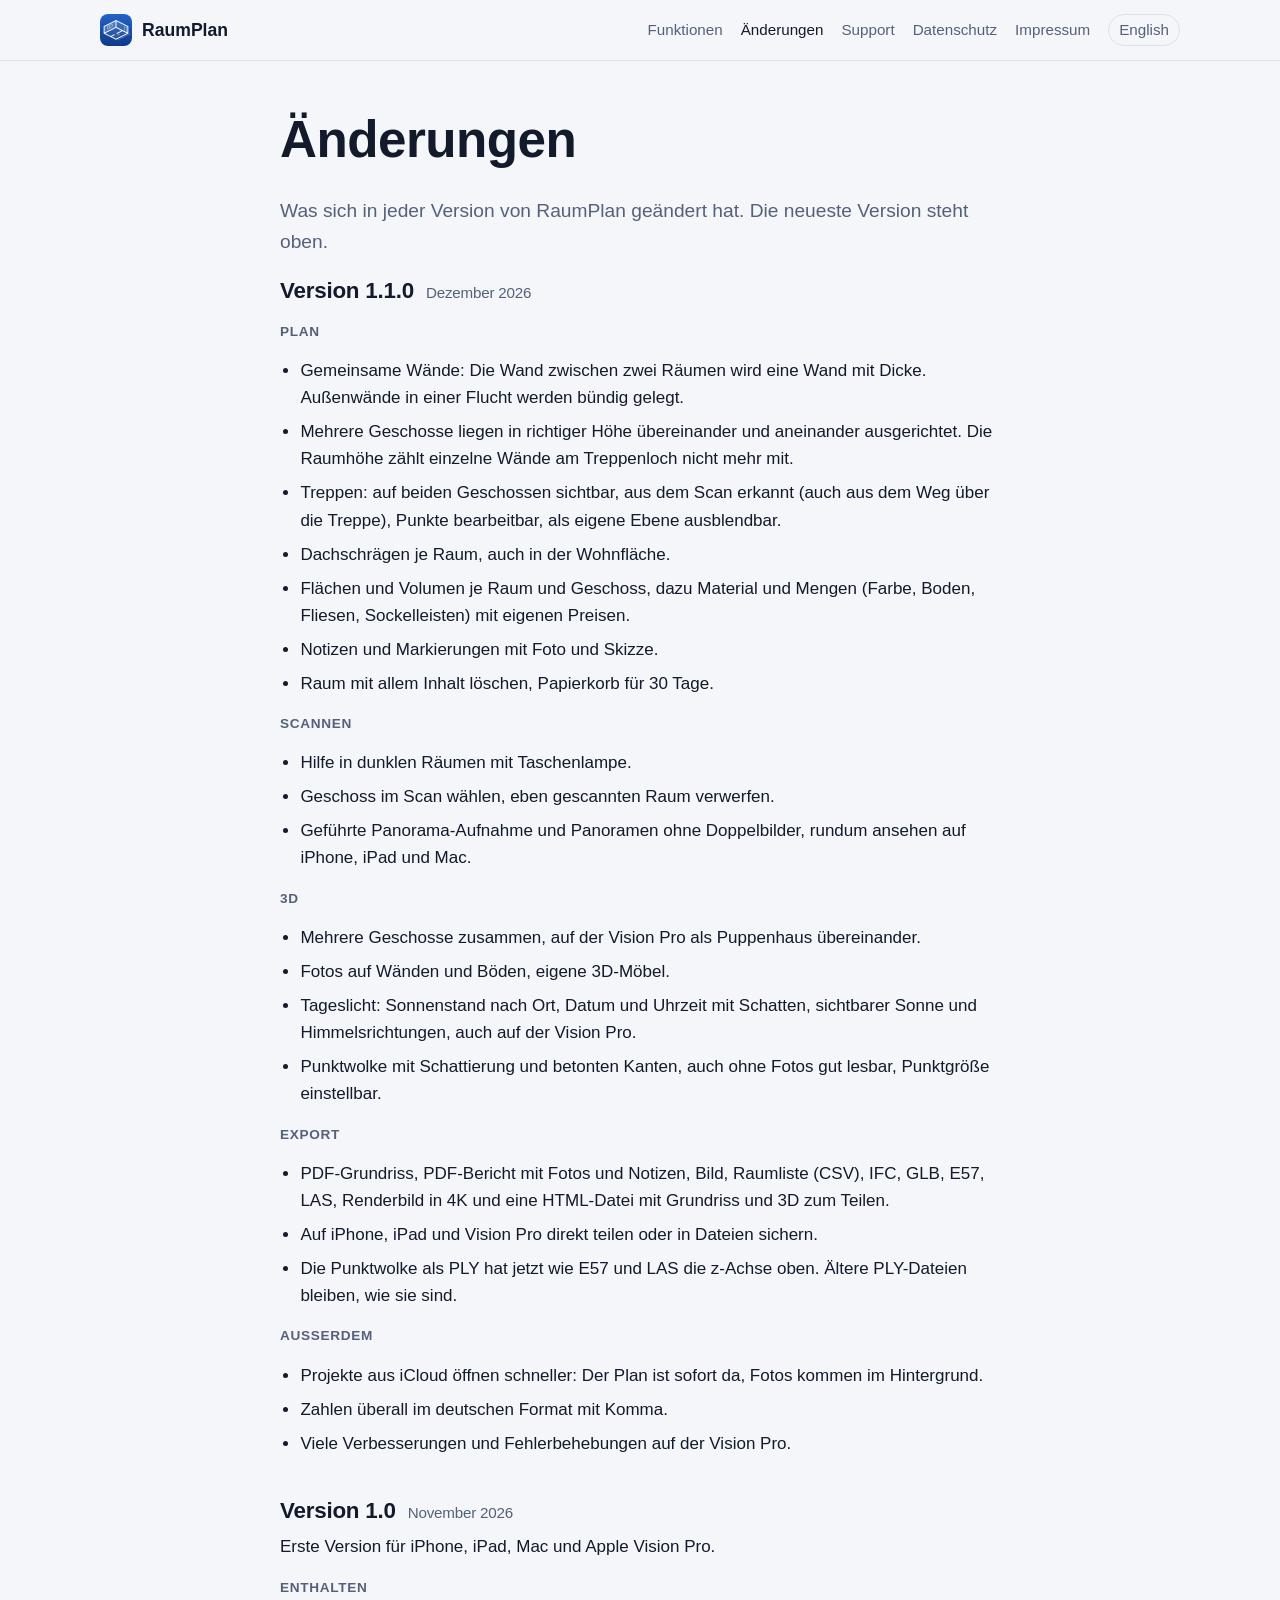
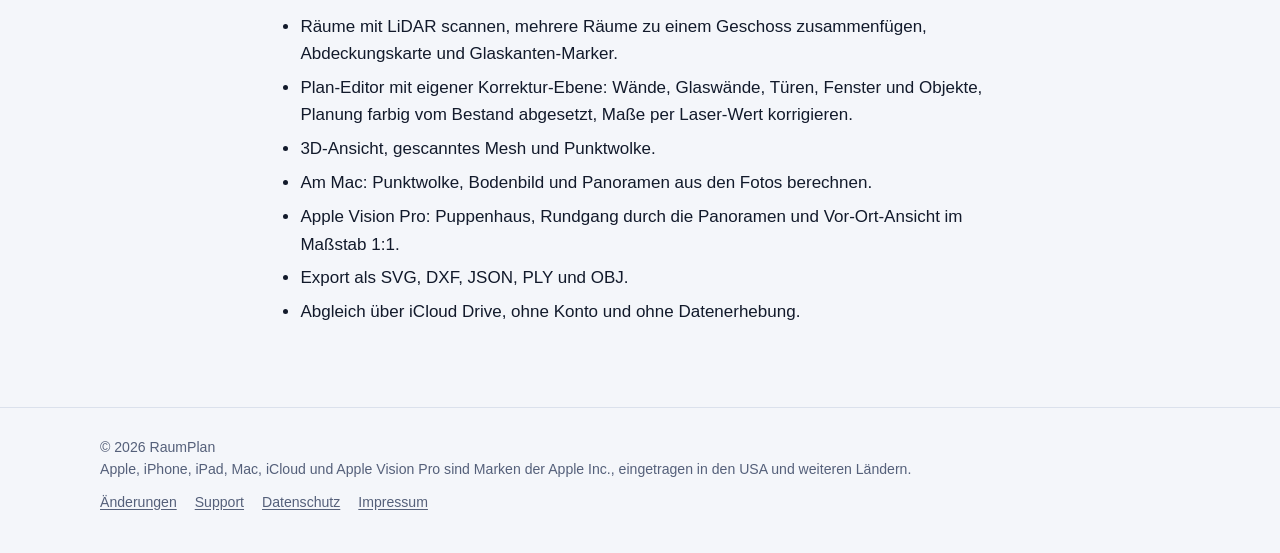
<file: aenderungen.html>
<!doctype html>
<html lang="de">
<head>
<meta charset="utf-8">
<meta name="viewport" content="width=device-width, initial-scale=1">
<title>Änderungen – RaumPlan</title>
<meta name="description" content="Was sich in den Versionen von RaumPlan geändert hat">
<link rel="stylesheet" href="assets/style.css">
<link rel="icon" href="assets/favicon.png" type="image/png">
<link rel="apple-touch-icon" href="assets/apple-touch-icon.png">
<link rel="alternate" hreflang="en" href="en/changes.html">
<meta name="apple-itunes-app" content="app-id=6837765319">
</head>
<body>
<header class="site-header">
  <div class="wrap">
    <a class="brand" href="index.html"><img src="assets/icon-512.png" alt="" width="32" height="32">RaumPlan</a>
    <nav class="nav" aria-label="Hauptmenü">
      <a href="index.html#funktionen">Funktionen</a>
      <a href="aenderungen.html" aria-current="page">Änderungen</a>
      <a href="support.html">Support</a>
      <a href="datenschutz.html">Datenschutz</a>
      <a href="impressum.html">Impressum</a>
      <a class="lang" href="en/changes.html" hreflang="en" lang="en">English</a>
    </nav>
  </div>
</header>
<main>
<div class="page"><div class="wrap narrow"><h1>Änderungen</h1>
<p class="lead">Was sich in jeder Version von RaumPlan geändert hat. Die neueste Version steht oben.</p>
<section class="release" id="v1-1-0">
<h2>Version 1.1.0 <span class="date">Dezember 2026</span></h2>
<h3>Plan</h3>
<ul>
  <li>Gemeinsame Wände: Die Wand zwischen zwei Räumen wird eine Wand mit Dicke. Außenwände in einer Flucht werden bündig gelegt.</li>
  <li>Mehrere Geschosse liegen in richtiger Höhe übereinander und aneinander ausgerichtet. Die Raumhöhe zählt einzelne Wände am Treppenloch nicht mehr mit.</li>
  <li>Treppen: auf beiden Geschossen sichtbar, aus dem Scan erkannt (auch aus dem Weg über die Treppe), Punkte bearbeitbar, als eigene Ebene ausblendbar.</li>
  <li>Dachschrägen je Raum, auch in der Wohnfläche.</li>
  <li>Flächen und Volumen je Raum und Geschoss, dazu Material und Mengen (Farbe, Boden, Fliesen, Sockelleisten) mit eigenen Preisen.</li>
  <li>Notizen und Markierungen mit Foto und Skizze.</li>
  <li>Raum mit allem Inhalt löschen, Papierkorb für 30 Tage.</li>
</ul>
<h3>Scannen</h3>
<ul>
  <li>Hilfe in dunklen Räumen mit Taschenlampe.</li>
  <li>Geschoss im Scan wählen, eben gescannten Raum verwerfen.</li>
  <li>Geführte Panorama-Aufnahme und Panoramen ohne Doppelbilder, rundum ansehen auf iPhone, iPad und Mac.</li>
</ul>
<h3>3D</h3>
<ul>
  <li>Mehrere Geschosse zusammen, auf der Vision Pro als Puppenhaus übereinander.</li>
  <li>Fotos auf Wänden und Böden, eigene 3D-Möbel.</li>
  <li>Tageslicht: Sonnenstand nach Ort, Datum und Uhrzeit mit Schatten, sichtbarer Sonne und Himmelsrichtungen, auch auf der Vision Pro.</li>
  <li>Punktwolke mit Schattierung und betonten Kanten, auch ohne Fotos gut lesbar, Punktgröße einstellbar.</li>
</ul>
<h3>Export</h3>
<ul>
  <li>PDF-Grundriss, PDF-Bericht mit Fotos und Notizen, Bild, Raumliste (CSV), IFC, GLB, E57, LAS, Renderbild in 4K und eine HTML-Datei mit Grundriss und 3D zum Teilen.</li>
  <li>Auf iPhone, iPad und Vision Pro direkt teilen oder in Dateien sichern.</li>
  <li>Die Punktwolke als PLY hat jetzt wie E57 und LAS die z-Achse oben. Ältere PLY-Dateien bleiben, wie sie sind.</li>
</ul>
<h3>Außerdem</h3>
<ul>
  <li>Projekte aus iCloud öffnen schneller: Der Plan ist sofort da, Fotos kommen im Hintergrund.</li>
  <li>Zahlen überall im deutschen Format mit Komma.</li>
  <li>Viele Verbesserungen und Fehlerbehebungen auf der Vision Pro.</li>
</ul>
</section>
<section class="release" id="v1-0">
<h2>Version 1.0 <span class="date">November 2026</span></h2>
<p>Erste Version für iPhone, iPad, Mac und Apple Vision Pro.</p>
<h3>Enthalten</h3>
<ul>
  <li>Räume mit LiDAR scannen, mehrere Räume zu einem Geschoss zusammenfügen, Abdeckungskarte und Glaskanten-Marker.</li>
  <li>Plan-Editor mit eigener Korrektur-Ebene: Wände, Glaswände, Türen, Fenster und Objekte, Planung farbig vom Bestand abgesetzt, Maße per Laser-Wert korrigieren.</li>
  <li>3D-Ansicht, gescanntes Mesh und Punktwolke.</li>
  <li>Am Mac: Punktwolke, Bodenbild und Panoramen aus den Fotos berechnen.</li>
  <li>Apple Vision Pro: Puppenhaus, Rundgang durch die Panoramen und Vor-Ort-Ansicht im Maßstab 1:1.</li>
  <li>Export als SVG, DXF, JSON, PLY und OBJ.</li>
  <li>Abgleich über iCloud Drive, ohne Konto und ohne Datenerhebung.</li>
</ul>
</section>
</div></div>
</main>
<footer class="site-footer">
  <div class="wrap">
    <div>© 2026 RaumPlan<br>Apple, iPhone, iPad, Mac, iCloud und Apple Vision Pro sind Marken der Apple Inc., eingetragen in den USA und weiteren Ländern.</div>
    <nav aria-label="Rechtliches">
      <a href="aenderungen.html">Änderungen</a>
      <a href="support.html">Support</a>
      <a href="datenschutz.html">Datenschutz</a>
      <a href="impressum.html">Impressum</a>
    </nav>
  </div>
</footer>
</body>
</html>
</file>
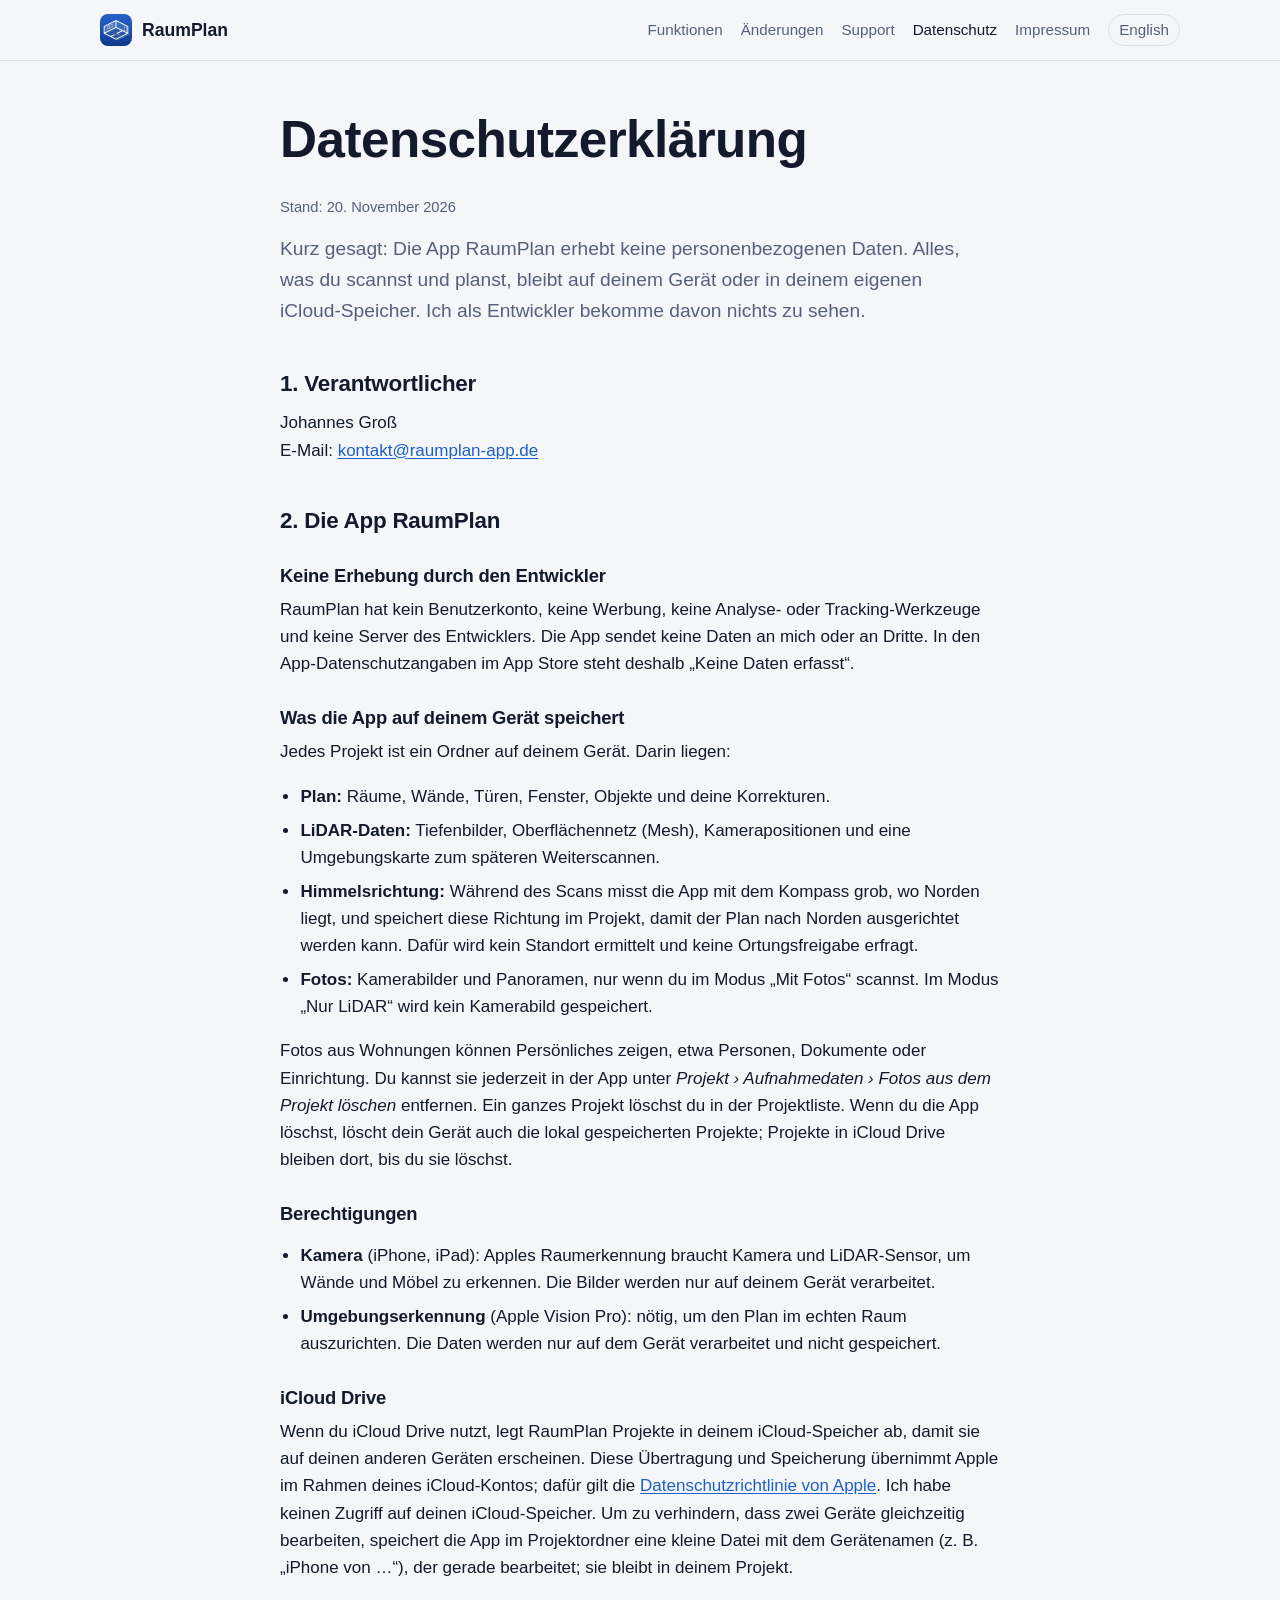
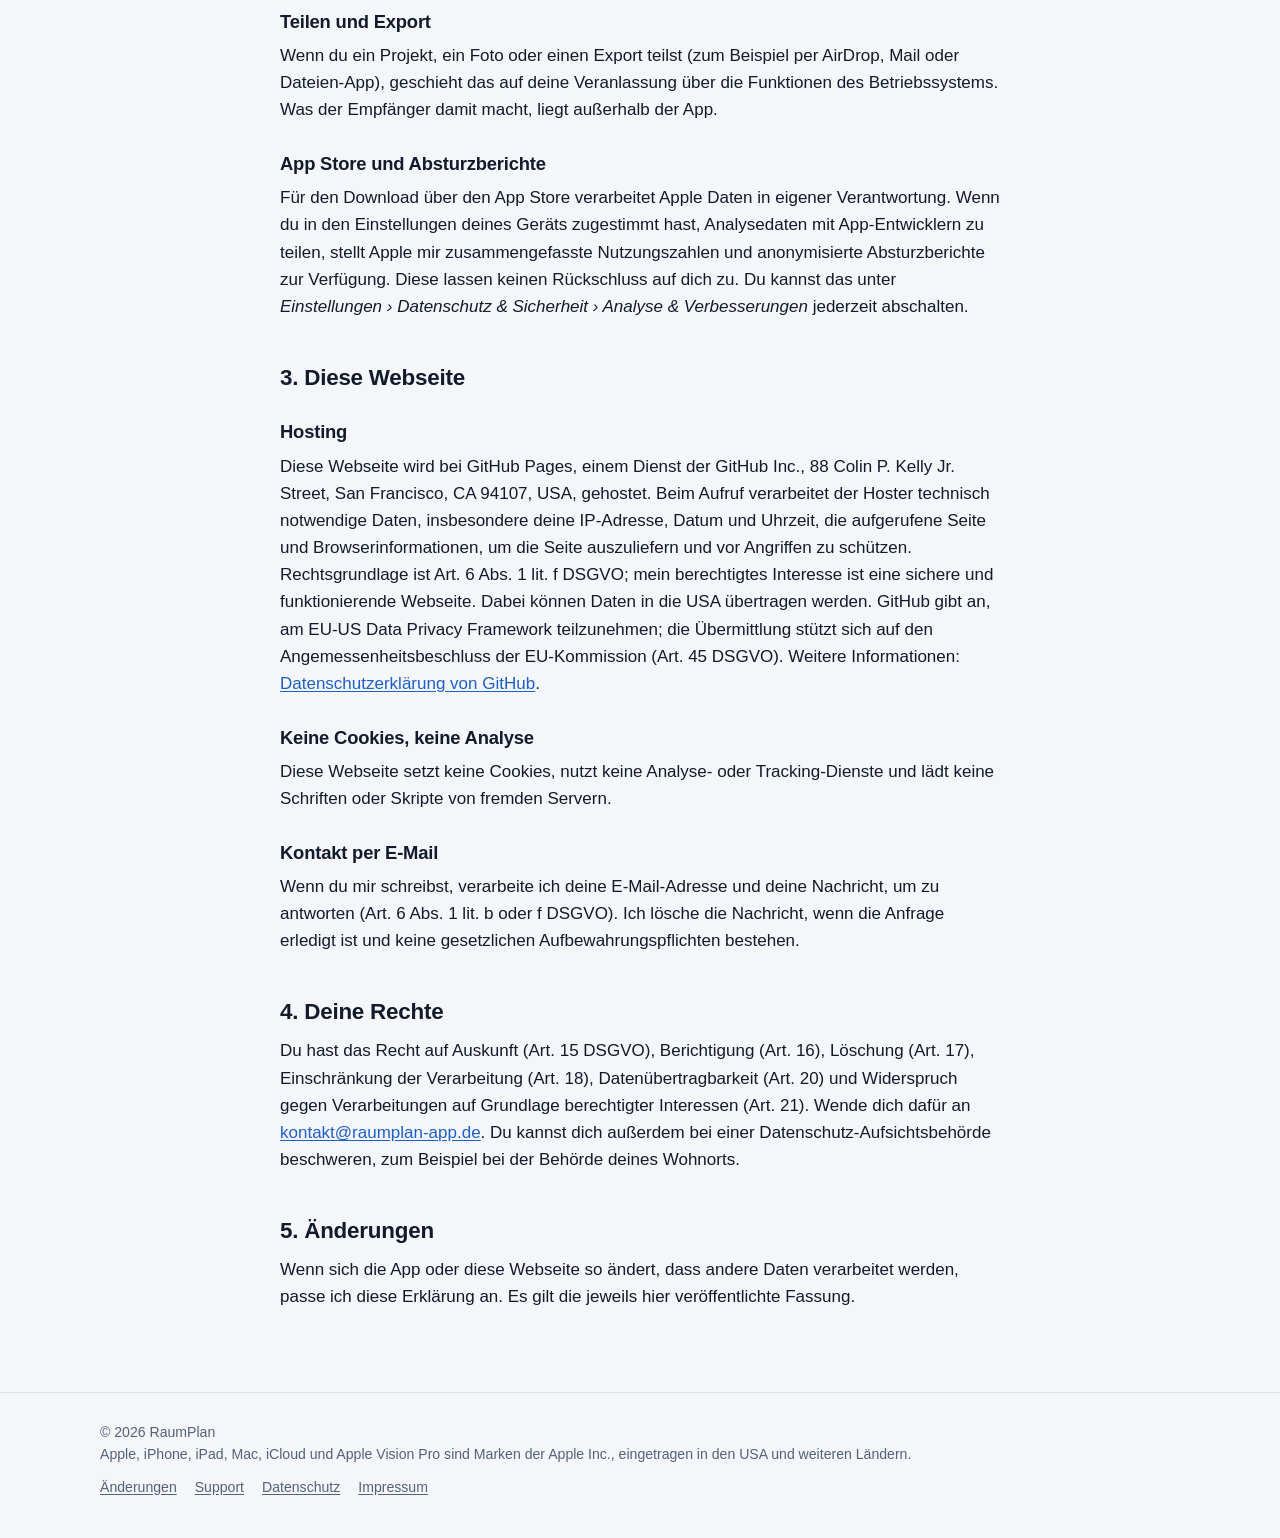
<file: datenschutz.html>
<!doctype html>
<html lang="de">
<head>
<meta charset="utf-8">
<meta name="viewport" content="width=device-width, initial-scale=1">
<title>Datenschutz – RaumPlan</title>
<meta name="description" content="Datenschutzerklärung für die App RaumPlan und diese Webseite">
<link rel="stylesheet" href="assets/style.css">
<link rel="icon" href="assets/favicon.png" type="image/png">
<link rel="apple-touch-icon" href="assets/apple-touch-icon.png">
<link rel="alternate" hreflang="en" href="en/privacy.html">
<meta name="apple-itunes-app" content="app-id=6837765319">
</head>
<body>
<header class="site-header">
  <div class="wrap">
    <a class="brand" href="index.html"><img src="assets/icon-512.png" alt="" width="32" height="32">RaumPlan</a>
    <nav class="nav" aria-label="Hauptmenü">
      <a href="index.html#funktionen">Funktionen</a>
      <a href="aenderungen.html">Änderungen</a>
      <a href="support.html">Support</a>
      <a href="datenschutz.html" aria-current="page">Datenschutz</a>
      <a href="impressum.html">Impressum</a>
      <a class="lang" href="en/privacy.html" hreflang="en" lang="en">English</a>
    </nav>
  </div>
</header>
<main>
<div class="page"><div class="wrap narrow">
<h1>Datenschutzerklärung</h1>
<p class="meta">Stand: 20. November 2026</p>
<p class="lead">Kurz gesagt: Die App RaumPlan erhebt keine personenbezogenen Daten. Alles, was du scannst und planst, bleibt auf deinem Gerät oder in deinem eigenen iCloud-Speicher. Ich als Entwickler bekomme davon nichts zu sehen.</p>

<h2>1. Verantwortlicher</h2>
<p>Johannes Groß<br><!-- Anschrift hier ergänzen: Straße Hausnummer<br>PLZ Ort<br> -->E-Mail: <a href="mailto:kontakt@raumplan-app.de">kontakt@raumplan-app.de</a></p>

<h2>2. Die App RaumPlan</h2>
<h3>Keine Erhebung durch den Entwickler</h3>
<p>RaumPlan hat kein Benutzerkonto, keine Werbung, keine Analyse- oder Tracking-Werkzeuge und keine Server des Entwicklers. Die App sendet keine Daten an mich oder an Dritte. In den App-Datenschutzangaben im App Store steht deshalb „Keine Daten erfasst“.</p>

<h3>Was die App auf deinem Gerät speichert</h3>
<p>Jedes Projekt ist ein Ordner auf deinem Gerät. Darin liegen:</p>
<ul>
  <li><strong>Plan:</strong> Räume, Wände, Türen, Fenster, Objekte und deine Korrekturen.</li>
  <li><strong>LiDAR-Daten:</strong> Tiefenbilder, Oberflächennetz (Mesh), Kamerapositionen und eine Umgebungskarte zum späteren Weiterscannen.</li>
  <li><strong>Himmelsrichtung:</strong> Während des Scans misst die App mit dem Kompass grob, wo Norden liegt, und speichert diese Richtung im Projekt, damit der Plan nach Norden ausgerichtet werden kann. Dafür wird kein Standort ermittelt und keine Ortungsfreigabe erfragt.</li>
  <li><strong>Fotos:</strong> Kamerabilder und Panoramen, nur wenn du im Modus „Mit Fotos“ scannst. Im Modus „Nur LiDAR“ wird kein Kamerabild gespeichert.</li>
</ul>
<p>Fotos aus Wohnungen können Persönliches zeigen, etwa Personen, Dokumente oder Einrichtung. Du kannst sie jederzeit in der App unter <em>Projekt › Aufnahmedaten › Fotos aus dem Projekt löschen</em> entfernen. Ein ganzes Projekt löschst du in der Projektliste. Wenn du die App löschst, löscht dein Gerät auch die lokal gespeicherten Projekte; Projekte in iCloud Drive bleiben dort, bis du sie löschst.</p>

<h3>Berechtigungen</h3>
<ul>
  <li><strong>Kamera</strong> (iPhone, iPad): Apples Raumerkennung braucht Kamera und LiDAR-Sensor, um Wände und Möbel zu erkennen. Die Bilder werden nur auf deinem Gerät verarbeitet.</li>
  <li><strong>Umgebungserkennung</strong> (Apple Vision Pro): nötig, um den Plan im echten Raum auszurichten. Die Daten werden nur auf dem Gerät verarbeitet und nicht gespeichert.</li>
</ul>

<h3>iCloud Drive</h3>
<p>Wenn du iCloud Drive nutzt, legt RaumPlan Projekte in deinem iCloud-Speicher ab, damit sie auf deinen anderen Geräten erscheinen. Diese Übertragung und Speicherung übernimmt Apple im Rahmen deines iCloud-Kontos; dafür gilt die <a href="https://www.apple.com/de/legal/privacy/">Datenschutzrichtlinie von Apple</a>. Ich habe keinen Zugriff auf deinen iCloud-Speicher. Um zu verhindern, dass zwei Geräte gleichzeitig bearbeiten, speichert die App im Projektordner eine kleine Datei mit dem Gerätenamen (z. B. „iPhone von …“), der gerade bearbeitet; sie bleibt in deinem Projekt.</p>

<h3>Teilen und Export</h3>
<p>Wenn du ein Projekt, ein Foto oder einen Export teilst (zum Beispiel per AirDrop, Mail oder Dateien-App), geschieht das auf deine Veranlassung über die Funktionen des Betriebssystems. Was der Empfänger damit macht, liegt außerhalb der App.</p>

<h3>App Store und Absturzberichte</h3>
<p>Für den Download über den App Store verarbeitet Apple Daten in eigener Verantwortung. Wenn du in den Einstellungen deines Geräts zugestimmt hast, Analysedaten mit App-Entwicklern zu teilen, stellt Apple mir zusammengefasste Nutzungszahlen und anonymisierte Absturzberichte zur Verfügung. Diese lassen keinen Rückschluss auf dich zu. Du kannst das unter <em>Einstellungen › Datenschutz &amp; Sicherheit › Analyse &amp; Verbesserungen</em> jederzeit abschalten.</p>

<h2>3. Diese Webseite</h2>
<h3>Hosting</h3>
<p>Diese Webseite wird bei GitHub Pages, einem Dienst der GitHub Inc., 88 Colin P. Kelly Jr. Street, San Francisco, CA 94107, USA, gehostet. Beim Aufruf verarbeitet der Hoster technisch notwendige Daten, insbesondere deine IP-Adresse, Datum und Uhrzeit, die aufgerufene Seite und Browserinformationen, um die Seite auszuliefern und vor Angriffen zu schützen. Rechtsgrundlage ist Art. 6 Abs. 1 lit. f DSGVO; mein berechtigtes Interesse ist eine sichere und funktionierende Webseite. Dabei können Daten in die USA übertragen werden. GitHub gibt an, am EU-US Data Privacy Framework teilzunehmen; die Übermittlung stützt sich auf den Angemessenheitsbeschluss der EU-Kommission (Art. 45 DSGVO). Weitere Informationen: <a href="https://docs.github.com/de/site-policy/privacy-policies/github-general-privacy-statement">Datenschutzerklärung von GitHub</a>.</p>
<h3>Keine Cookies, keine Analyse</h3>
<p>Diese Webseite setzt keine Cookies, nutzt keine Analyse- oder Tracking-Dienste und lädt keine Schriften oder Skripte von fremden Servern.</p>
<h3>Kontakt per E-Mail</h3>
<p>Wenn du mir schreibst, verarbeite ich deine E-Mail-Adresse und deine Nachricht, um zu antworten (Art. 6 Abs. 1 lit. b oder f DSGVO). Ich lösche die Nachricht, wenn die Anfrage erledigt ist und keine gesetzlichen Aufbewahrungspflichten bestehen.</p>

<h2>4. Deine Rechte</h2>
<p>Du hast das Recht auf Auskunft (Art. 15 DSGVO), Berichtigung (Art. 16), Löschung (Art. 17), Einschränkung der Verarbeitung (Art. 18), Datenübertragbarkeit (Art. 20) und Widerspruch gegen Verarbeitungen auf Grundlage berechtigter Interessen (Art. 21). Wende dich dafür an <a href="mailto:kontakt@raumplan-app.de">kontakt@raumplan-app.de</a>. Du kannst dich außerdem bei einer Datenschutz-Aufsichtsbehörde beschweren, zum Beispiel bei der Behörde deines Wohnorts.</p>

<h2>5. Änderungen</h2>
<p>Wenn sich die App oder diese Webseite so ändert, dass andere Daten verarbeitet werden, passe ich diese Erklärung an. Es gilt die jeweils hier veröffentlichte Fassung.</p>
</div></div>
</main>
<footer class="site-footer">
  <div class="wrap">
    <div>© 2026 RaumPlan<br>Apple, iPhone, iPad, Mac, iCloud und Apple Vision Pro sind Marken der Apple Inc., eingetragen in den USA und weiteren Ländern.</div>
    <nav aria-label="Rechtliches">
      <a href="aenderungen.html">Änderungen</a>
      <a href="support.html">Support</a>
      <a href="datenschutz.html">Datenschutz</a>
      <a href="impressum.html">Impressum</a>
    </nav>
  </div>
</footer>
</body>
</html>
</file>
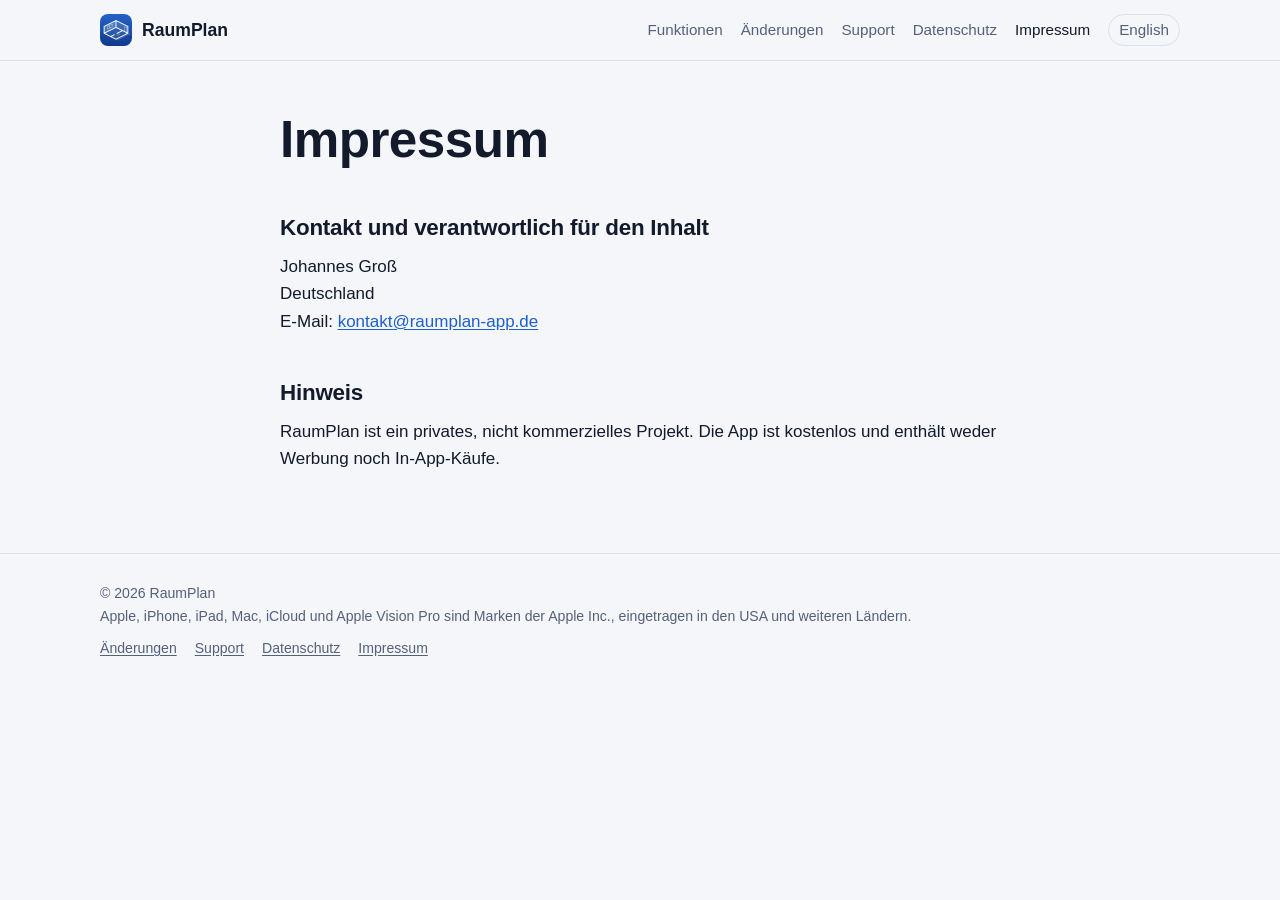
<file: impressum.html>
<!doctype html>
<html lang="de">
<head>
<meta charset="utf-8">
<meta name="viewport" content="width=device-width, initial-scale=1">
<title>Impressum – RaumPlan</title>
<meta name="description" content="Impressum von RaumPlan">
<link rel="stylesheet" href="assets/style.css">
<link rel="icon" href="assets/favicon.png" type="image/png">
<link rel="apple-touch-icon" href="assets/apple-touch-icon.png">
<link rel="alternate" hreflang="en" href="en/imprint.html">
<meta name="apple-itunes-app" content="app-id=6837765319">
</head>
<body>
<header class="site-header">
  <div class="wrap">
    <a class="brand" href="index.html"><img src="assets/icon-512.png" alt="" width="32" height="32">RaumPlan</a>
    <nav class="nav" aria-label="Hauptmenü">
      <a href="index.html#funktionen">Funktionen</a>
      <a href="aenderungen.html">Änderungen</a>
      <a href="support.html">Support</a>
      <a href="datenschutz.html">Datenschutz</a>
      <a href="impressum.html" aria-current="page">Impressum</a>
      <a class="lang" href="en/imprint.html" hreflang="en" lang="en">English</a>
    </nav>
  </div>
</header>
<main>
<div class="page"><div class="wrap narrow">
<h1>Impressum</h1>
<h2>Kontakt und verantwortlich für den Inhalt</h2>
<p>Johannes Groß<br><!-- Anschrift hier ergänzen: Straße Hausnummer<br>PLZ Ort<br> -->Deutschland<br>E-Mail: <a href="mailto:kontakt@raumplan-app.de">kontakt@raumplan-app.de</a></p>
<h2>Hinweis</h2>
<p>RaumPlan ist ein privates, nicht kommerzielles Projekt. Die App ist kostenlos und enthält weder Werbung noch In-App-Käufe.</p>
</div></div>
</main>
<footer class="site-footer">
  <div class="wrap">
    <div>© 2026 RaumPlan<br>Apple, iPhone, iPad, Mac, iCloud und Apple Vision Pro sind Marken der Apple Inc., eingetragen in den USA und weiteren Ländern.</div>
    <nav aria-label="Rechtliches">
      <a href="aenderungen.html">Änderungen</a>
      <a href="support.html">Support</a>
      <a href="datenschutz.html">Datenschutz</a>
      <a href="impressum.html">Impressum</a>
    </nav>
  </div>
</footer>
</body>
</html>
</file>
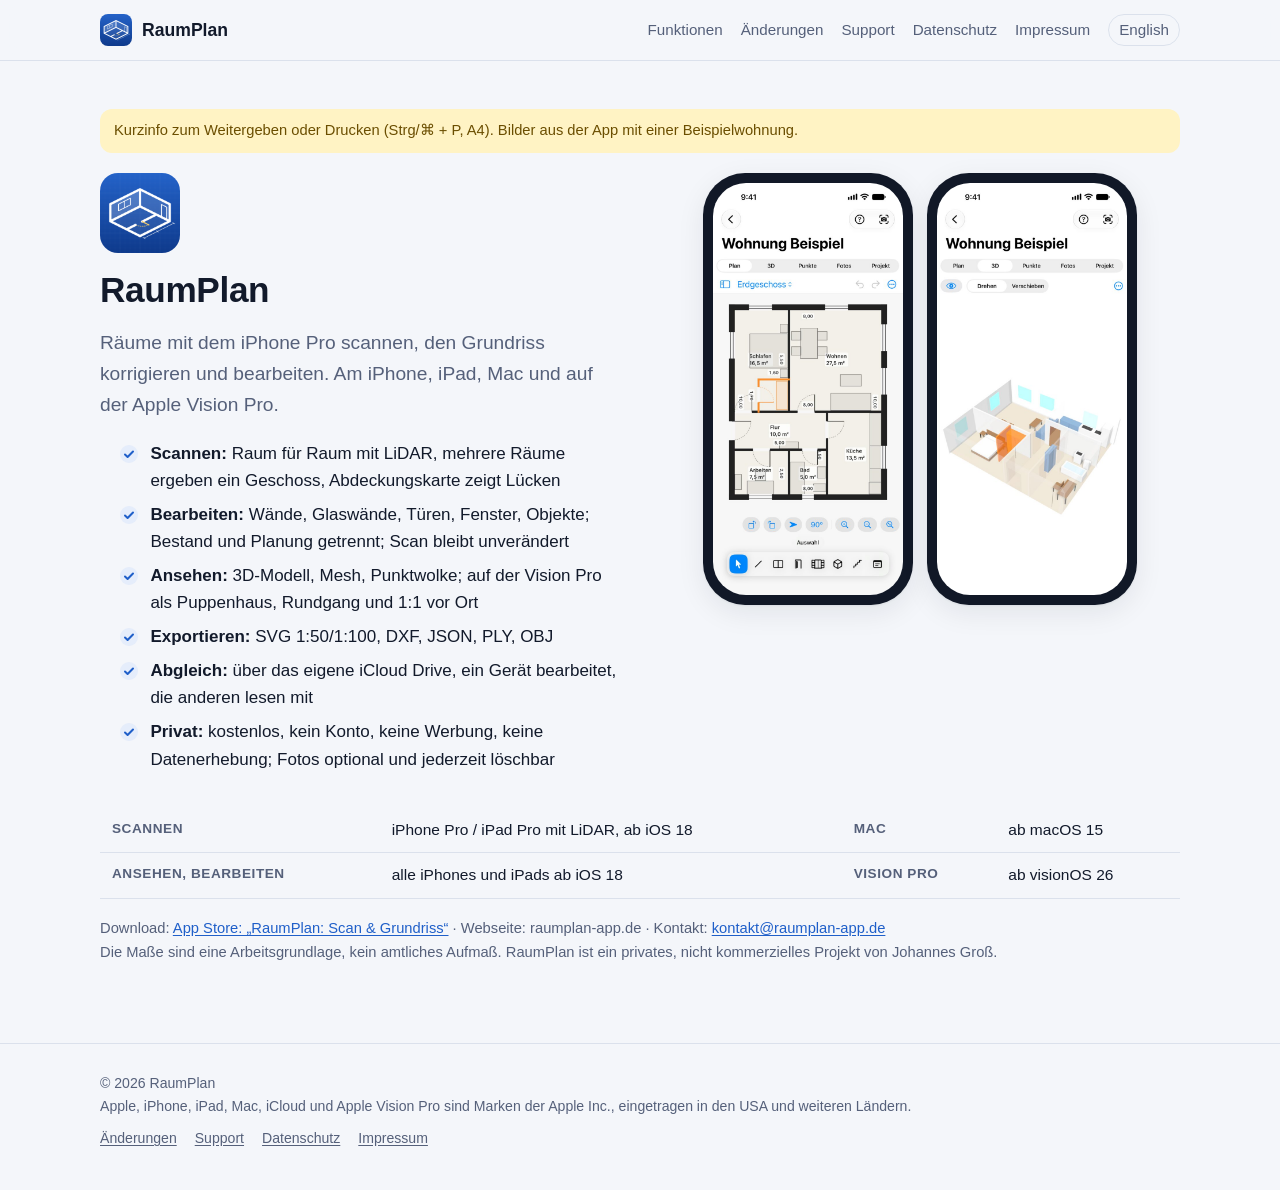
<file: kurzinfo.html>
<!doctype html>
<html lang="de">
<head>
<meta charset="utf-8">
<meta name="viewport" content="width=device-width, initial-scale=1">
<title>RaumPlan – Kurzinfo</title>
<meta name="description" content="Kurzinfo zu RaumPlan auf einer Seite">
<link rel="stylesheet" href="assets/style.css">
<link rel="icon" href="assets/favicon.png" type="image/png">
<link rel="apple-touch-icon" href="assets/apple-touch-icon.png">
<link rel="alternate" hreflang="en" href="en/index.html">
<meta name="apple-itunes-app" content="app-id=6837765319">
</head>
<body>
<header class="site-header">
  <div class="wrap">
    <a class="brand" href="index.html"><img src="assets/icon-512.png" alt="" width="32" height="32">RaumPlan</a>
    <nav class="nav" aria-label="Hauptmenü">
      <a href="index.html#funktionen">Funktionen</a>
      <a href="aenderungen.html">Änderungen</a>
      <a href="support.html">Support</a>
      <a href="datenschutz.html">Datenschutz</a>
      <a href="impressum.html">Impressum</a>
      <a class="lang" href="en/index.html" hreflang="en" lang="en">English</a>
    </nav>
  </div>
</header>
<main>

<div class="page"><div class="wrap">
<p class="noprint ph-note">Kurzinfo zum Weitergeben oder Drucken (Strg/⌘ + P, A4). Bilder aus der App mit einer Beispielwohnung.</p>
<div class="split" style="align-items:start">
<div>
<img src="assets/icon-512.png" alt="" width="80" height="80" style="border-radius:18px;margin-bottom:16px">
<h1 style="font-size:2.2rem">RaumPlan</h1>
<p class="lead">Räume mit dem iPhone Pro scannen, den Grundriss korrigieren und bearbeiten. Am iPhone, iPad, Mac und auf der Apple Vision Pro.</p>
<ul class="checks">
<li><strong>Scannen:</strong> Raum für Raum mit LiDAR, mehrere Räume ergeben ein Geschoss, Abdeckungskarte zeigt Lücken</li>
<li><strong>Bearbeiten:</strong> Wände, Glaswände, Türen, Fenster, Objekte; Bestand und Planung getrennt; Scan bleibt unverändert</li>
<li><strong>Ansehen:</strong> 3D-Modell, Mesh, Punktwolke; auf der Vision Pro als Puppenhaus, Rundgang und 1:1 vor Ort</li>
<li><strong>Exportieren:</strong> SVG 1:50/1:100, DXF, JSON, PLY, OBJ</li>
<li><strong>Abgleich:</strong> über das eigene iCloud Drive, ein Gerät bearbeitet, die anderen lesen mit</li>
<li><strong>Privat:</strong> kostenlos, kein Konto, keine Werbung, keine Datenerhebung; Fotos optional und jederzeit löschbar</li>
</ul>
</div>
<div style="display:flex;gap:14px;justify-content:center"><div class="device small"><img src="assets/shots/de/iphone-plan.jpg" alt="Plan-Editor mit Grundriss der Beispielwohnung" width="660" height="1434"></div><div class="device small"><img src="assets/shots/de/iphone-3d.jpg" alt="3D-Ansicht der Beispielwohnung" width="660" height="1434"></div></div>
</div>
<table class="req" style="margin-top:28px">
<tr><th>Scannen</th><td>iPhone Pro / iPad Pro mit LiDAR, ab iOS 18</td><th>Mac</th><td>ab macOS 15</td></tr>
<tr><th>Ansehen, bearbeiten</th><td>alle iPhones und iPads ab iOS 18</td><th>Vision Pro</th><td>ab visionOS 26</td></tr>
</table>
<p class="meta" style="margin-top:18px">Download: <a href="https://apps.apple.com/de/app/raumplan-scan-grundriss/id6837765319">App Store: „RaumPlan: Scan &amp; Grundriss“</a> · Webseite: raumplan-app.de · Kontakt: <a href="mailto:kontakt@raumplan-app.de">kontakt@raumplan-app.de</a><br>Die Maße sind eine Arbeitsgrundlage, kein amtliches Aufmaß. RaumPlan ist ein privates, nicht kommerzielles Projekt von Johannes Groß.</p>
</div></div>
</main>
<footer class="site-footer">
  <div class="wrap">
    <div>© 2026 RaumPlan<br>Apple, iPhone, iPad, Mac, iCloud und Apple Vision Pro sind Marken der Apple Inc., eingetragen in den USA und weiteren Ländern.</div>
    <nav aria-label="Rechtliches">
      <a href="aenderungen.html">Änderungen</a>
      <a href="support.html">Support</a>
      <a href="datenschutz.html">Datenschutz</a>
      <a href="impressum.html">Impressum</a>
    </nav>
  </div>
</footer>
</body>
</html>
</file>
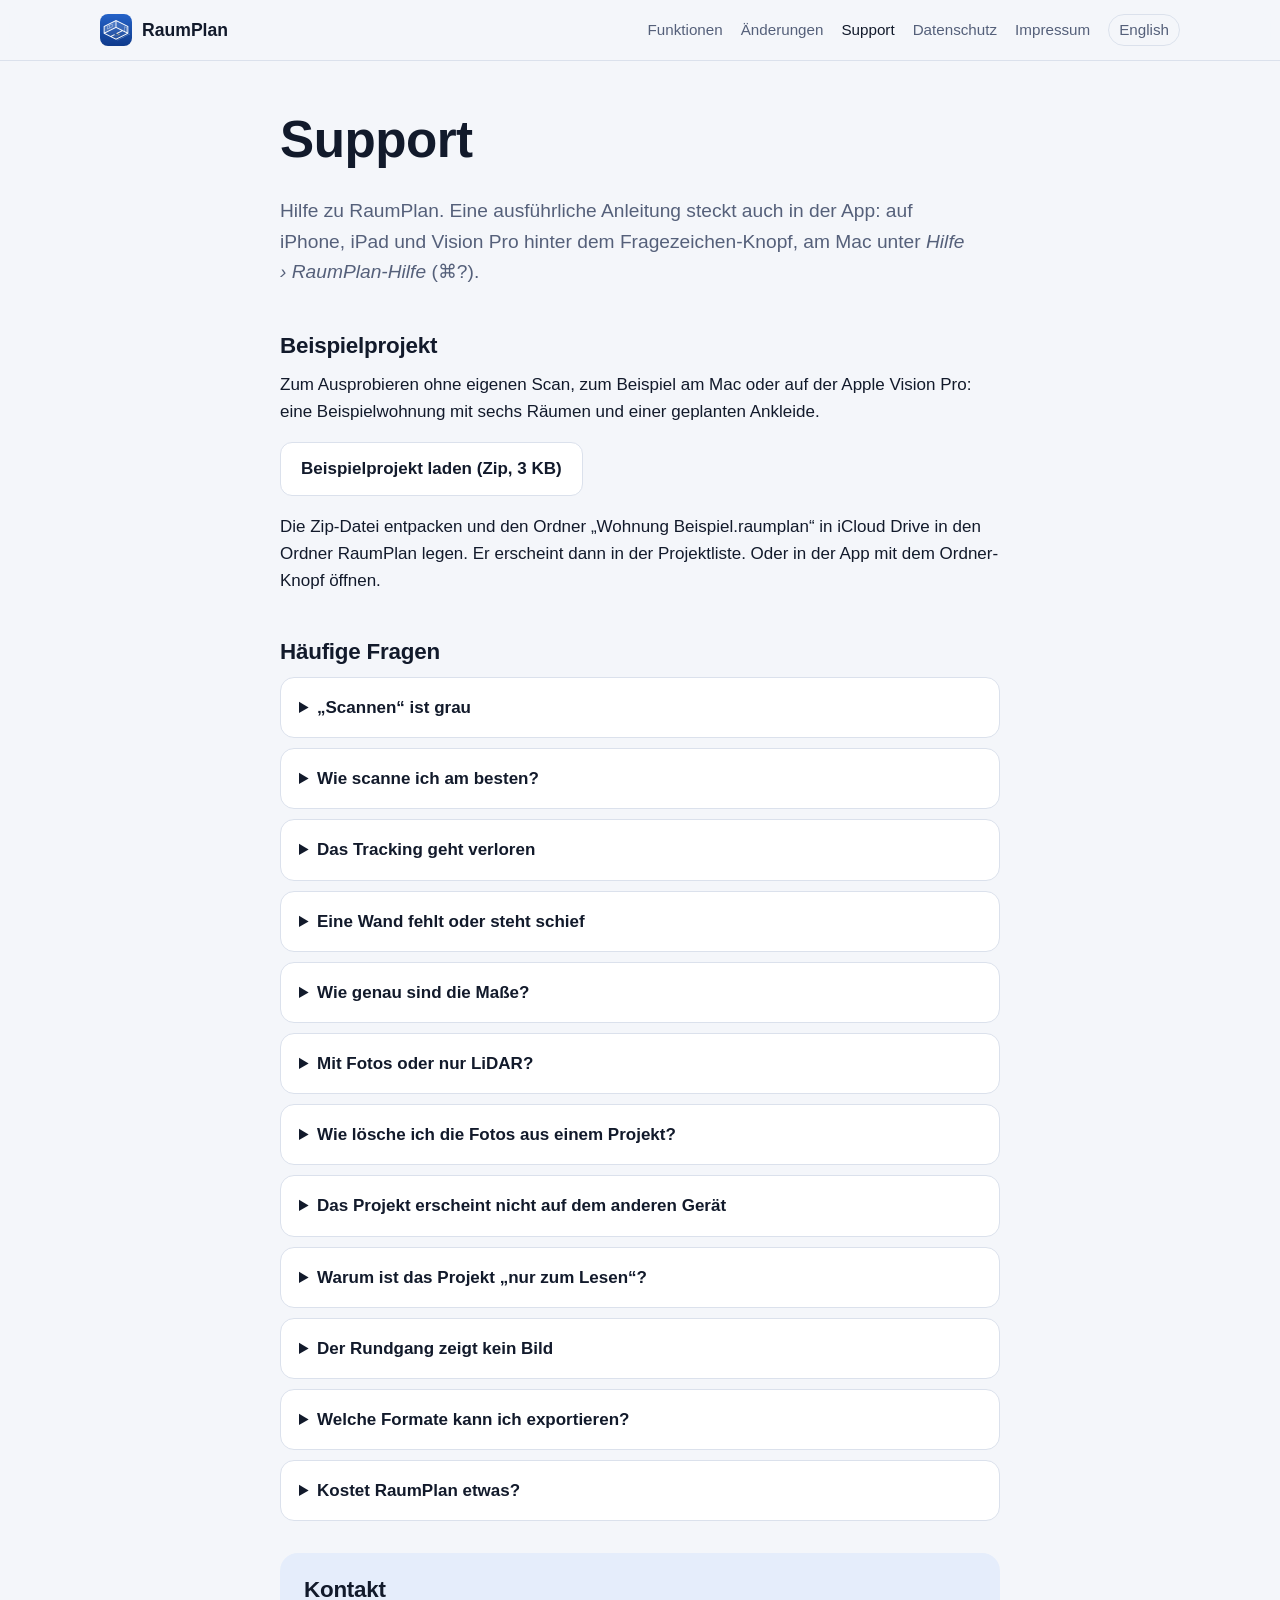
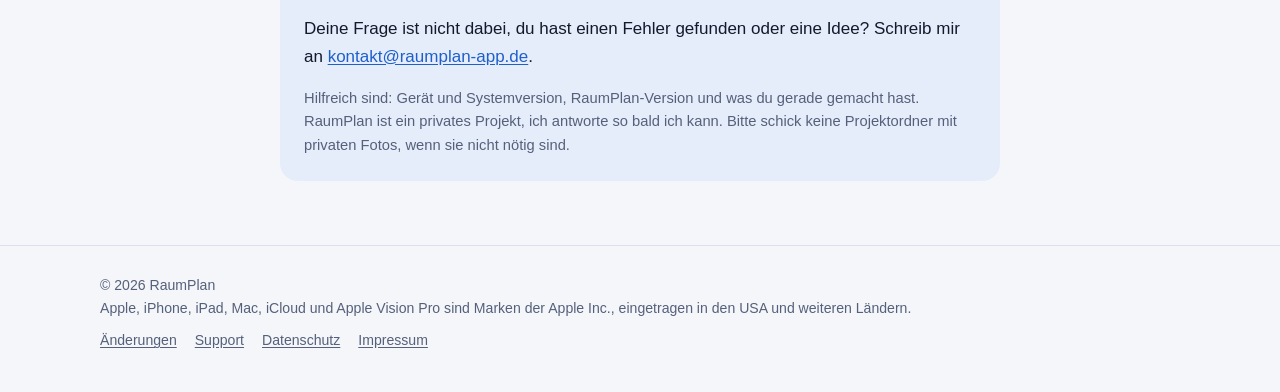
<file: support.html>
<!doctype html>
<html lang="de">
<head>
<meta charset="utf-8">
<meta name="viewport" content="width=device-width, initial-scale=1">
<title>Support – RaumPlan</title>
<meta name="description" content="RaumPlan Support: Häufige Fragen und Kontakt">
<link rel="stylesheet" href="assets/style.css">
<link rel="icon" href="assets/favicon.png" type="image/png">
<link rel="apple-touch-icon" href="assets/apple-touch-icon.png">
<link rel="alternate" hreflang="en" href="en/support.html">
<meta name="apple-itunes-app" content="app-id=6837765319">
</head>
<body>
<header class="site-header">
  <div class="wrap">
    <a class="brand" href="index.html"><img src="assets/icon-512.png" alt="" width="32" height="32">RaumPlan</a>
    <nav class="nav" aria-label="Hauptmenü">
      <a href="index.html#funktionen">Funktionen</a>
      <a href="aenderungen.html">Änderungen</a>
      <a href="support.html" aria-current="page">Support</a>
      <a href="datenschutz.html">Datenschutz</a>
      <a href="impressum.html">Impressum</a>
      <a class="lang" href="en/support.html" hreflang="en" lang="en">English</a>
    </nav>
  </div>
</header>
<main>
<div class="page"><div class="wrap narrow"><h1>Support</h1>
<p class="lead">Hilfe zu RaumPlan. Eine ausführliche Anleitung steckt auch in der App: auf iPhone, iPad und Vision Pro hinter dem Fragezeichen-Knopf, am Mac unter <em>Hilfe › RaumPlan-Hilfe</em> (⌘?).</p>
<h2 id="beispielprojekt">Beispielprojekt</h2><p>Zum Ausprobieren ohne eigenen Scan, zum Beispiel am Mac oder auf der Apple Vision Pro: eine Beispielwohnung mit sechs Räumen und einer geplanten Ankleide.</p><p><a class="btn btn-ghost" href="assets/RaumPlan-Beispielprojekt.zip" download>Beispielprojekt laden (Zip, 3 KB)</a></p><p>Die Zip-Datei entpacken und den Ordner „Wohnung Beispiel.raumplan“ in iCloud Drive in den Ordner RaumPlan legen. Er erscheint dann in der Projektliste. Oder in der App mit dem Ordner-Knopf öffnen.</p>
<h2>Häufige Fragen</h2><details><summary>„Scannen“ ist grau</summary><p>Das Gerät hat keinen LiDAR-Sensor. Scannen geht mit iPhone Pro (ab iPhone 12 Pro) und iPad Pro mit LiDAR. Pläne ansehen und bearbeiten geht auf allen unterstützten Geräten.</p></details><details><summary>Wie scanne ich am besten?</summary><p>Langsam an den Wänden entlanggehen, 1 bis 3 m Abstand, Gerät auf Brusthöhe. Ecken, Türlaibungen und Fenster bewusst anvisieren, dann einmal Decke und Boden abschwenken. Zwischen den Räumen die App nicht verlassen, damit alle Räume zusammenpassen. Große Räume über etwa 9 × 9 m in zwei bis drei Zonen scannen.</p></details><details><summary>Das Tracking geht verloren</summary><p>Langsamer bewegen, mehr Licht machen und nicht aus nächster Nähe auf leere weiße Wände oder Glas schauen. Kurz stehen bleiben hilft meistens.</p></details><details><summary>Eine Wand fehlt oder steht schief</summary><p>Im Plan nachzeichnen oder das Wandende ziehen. Glaswände erkennt LiDAR oft nicht: Beim Scan mit „Glaskante“ beide Enden markieren und im Plan „Glaswand aus Markern“ tippen.</p></details><details><summary>Wie genau sind die Maße?</summary><p>Meist auf wenige Zentimeter, über ein ganzes Geschoss kann die Messung etwas verrutschen. Mit „Zurück am Start“ zeigt die App den Schließfehler. Wichtige Längen mit einem Laser messen und bei der Wand unter „Laser-Maß“ eintragen.</p></details><details><summary>Mit Fotos oder nur LiDAR?</summary><p>Fotos braucht es für Panoramen, den Rundgang auf der Vision Pro, das Bodenbild und die farbige Punktwolke. Ohne Fotos bekommst du Plan, Mesh und Punktwolke in Grau. Fotos lassen sich später löschen, aber nicht nachholen.</p></details><details><summary>Wie lösche ich die Fotos aus einem Projekt?</summary><p>Projekt öffnen, Reiter „Projekt“ (Vision Pro: Seitenleiste unten), unter „Aufnahmedaten“ auf „Fotos aus dem Projekt löschen“ tippen. Plan, Maße, Tiefe und Mesh bleiben. Das lässt sich nicht rückgängig machen und gilt bei iCloud-Projekten auf allen Geräten.</p></details><details><summary>Das Projekt erscheint nicht auf dem anderen Gerät</summary><p>Prüfe, ob beide Geräte mit derselben Apple-ID angemeldet sind und iCloud Drive eingeschaltet ist, und aktualisiere die Projektliste. iCloud braucht manchmal einen Moment. Ohne iCloud: Projektordner per AirDrop teilen und mit „Ordner öffnen“ laden.</p></details><details><summary>Warum ist das Projekt „nur zum Lesen“?</summary><p>Ein Projekt wird immer nur auf einem Gerät bearbeitet. Ist es woanders offen, siehst du hier dessen Änderungen nach wenigen Sekunden. Mit „Übernehmen“ holst du die Bearbeitung auf dein Gerät.</p></details><details><summary>Der Rundgang zeigt kein Bild</summary><p>Der Standpunkt hat kein Panorama. Am Mac im Reiter „Projekt“ die Panoramen neu berechnen. Wurde mit „Nur LiDAR“ gescannt oder wurden die Fotos gelöscht, gibt es kein Panorama.</p></details><details><summary>Welche Formate kann ich exportieren?</summary><p>SVG (1:50 oder 1:100), DXF, JSON, die Punktwolke als PLY und das Mesh als OBJ. Die Dateien liegen im Projektordner unter „exports“. E57 und IFC gibt es nicht, PLY lässt sich aber zum Beispiel mit CloudCompare umwandeln.</p></details><details><summary>Kostet RaumPlan etwas?</summary><p>Nein. RaumPlan ist kostenlos, ohne Werbung, ohne In-App-Käufe und ohne Konto.</p></details><div class="contact"><h2 style="margin-top:0">Kontakt</h2>
<p>Deine Frage ist nicht dabei, du hast einen Fehler gefunden oder eine Idee? Schreib mir an <a href="mailto:kontakt@raumplan-app.de">kontakt@raumplan-app.de</a>.</p>
<p class="meta" style="margin-bottom:0">Hilfreich sind: Gerät und Systemversion, RaumPlan-Version und was du gerade gemacht hast. RaumPlan ist ein privates Projekt, ich antworte so bald ich kann. Bitte schick keine Projektordner mit privaten Fotos, wenn sie nicht nötig sind.</p></div></div></div>
</main>
<footer class="site-footer">
  <div class="wrap">
    <div>© 2026 RaumPlan<br>Apple, iPhone, iPad, Mac, iCloud und Apple Vision Pro sind Marken der Apple Inc., eingetragen in den USA und weiteren Ländern.</div>
    <nav aria-label="Rechtliches">
      <a href="aenderungen.html">Änderungen</a>
      <a href="support.html">Support</a>
      <a href="datenschutz.html">Datenschutz</a>
      <a href="impressum.html">Impressum</a>
    </nav>
  </div>
</footer>
</body>
</html>
</file>
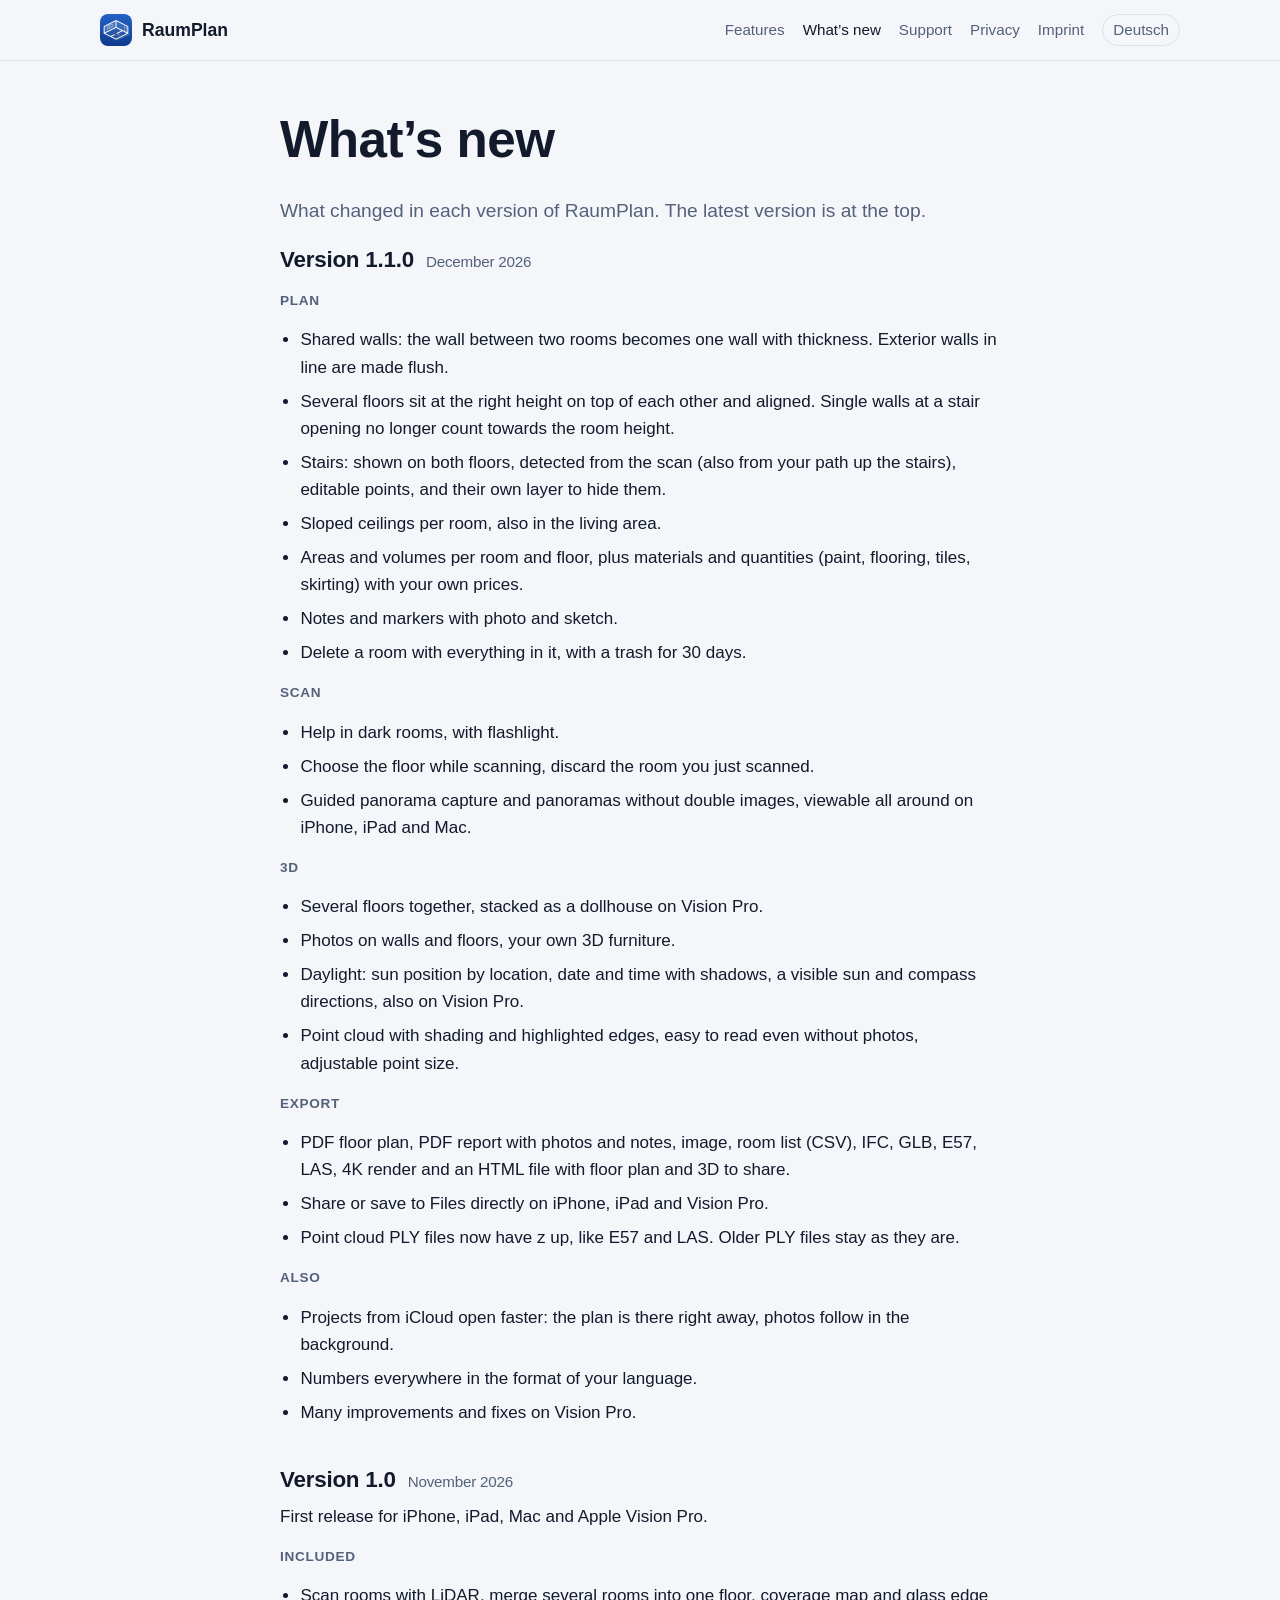
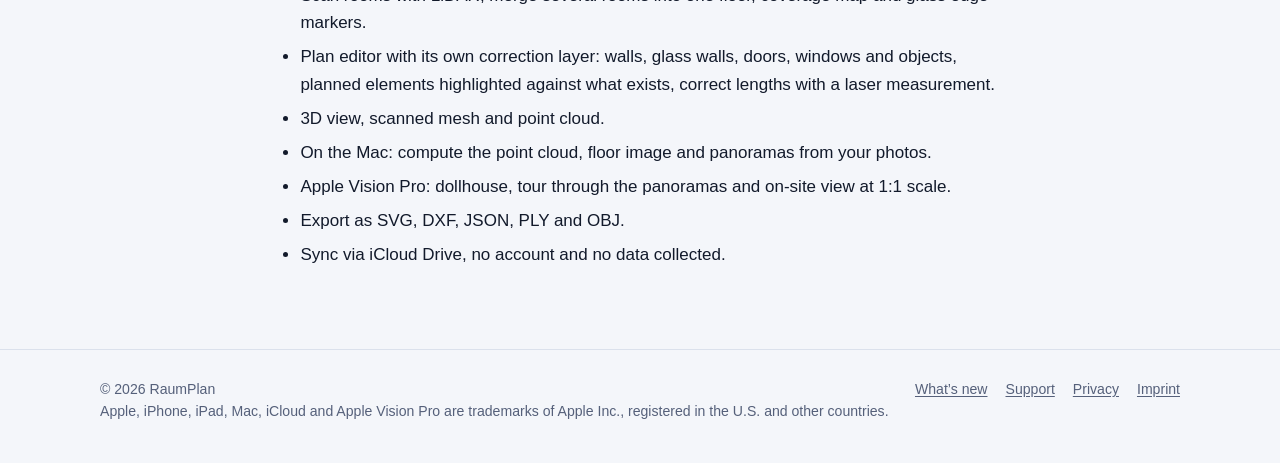
<file: en/changes.html>
<!doctype html>
<html lang="en">
<head>
<meta charset="utf-8">
<meta name="viewport" content="width=device-width, initial-scale=1">
<title>What’s new – RaumPlan</title>
<meta name="description" content="What changed in each version of RaumPlan">
<link rel="stylesheet" href="../assets/style.css">
<link rel="icon" href="../assets/favicon.png" type="image/png">
<link rel="apple-touch-icon" href="../assets/apple-touch-icon.png">
<link rel="alternate" hreflang="de" href="../aenderungen.html">
<meta name="apple-itunes-app" content="app-id=6837765319">
</head>
<body>
<header class="site-header">
  <div class="wrap">
    <a class="brand" href="index.html"><img src="../assets/icon-512.png" alt="" width="32" height="32">RaumPlan</a>
    <nav class="nav" aria-label="Main menu">
      <a href="index.html#features">Features</a>
      <a href="changes.html" aria-current="page">What’s new</a>
      <a href="support.html">Support</a>
      <a href="privacy.html">Privacy</a>
      <a href="imprint.html">Imprint</a>
      <a class="lang" href="../aenderungen.html" hreflang="de" lang="de">Deutsch</a>
    </nav>
  </div>
</header>
<main>
<div class="page"><div class="wrap narrow"><h1>What’s new</h1>
<p class="lead">What changed in each version of RaumPlan. The latest version is at the top.</p>
<section class="release" id="v1-1-0">
<h2>Version 1.1.0 <span class="date">December 2026</span></h2>
<h3>Plan</h3>
<ul>
  <li>Shared walls: the wall between two rooms becomes one wall with thickness. Exterior walls in line are made flush.</li>
  <li>Several floors sit at the right height on top of each other and aligned. Single walls at a stair opening no longer count towards the room height.</li>
  <li>Stairs: shown on both floors, detected from the scan (also from your path up the stairs), editable points, and their own layer to hide them.</li>
  <li>Sloped ceilings per room, also in the living area.</li>
  <li>Areas and volumes per room and floor, plus materials and quantities (paint, flooring, tiles, skirting) with your own prices.</li>
  <li>Notes and markers with photo and sketch.</li>
  <li>Delete a room with everything in it, with a trash for 30 days.</li>
</ul>
<h3>Scan</h3>
<ul>
  <li>Help in dark rooms, with flashlight.</li>
  <li>Choose the floor while scanning, discard the room you just scanned.</li>
  <li>Guided panorama capture and panoramas without double images, viewable all around on iPhone, iPad and Mac.</li>
</ul>
<h3>3D</h3>
<ul>
  <li>Several floors together, stacked as a dollhouse on Vision Pro.</li>
  <li>Photos on walls and floors, your own 3D furniture.</li>
  <li>Daylight: sun position by location, date and time with shadows, a visible sun and compass directions, also on Vision Pro.</li>
  <li>Point cloud with shading and highlighted edges, easy to read even without photos, adjustable point size.</li>
</ul>
<h3>Export</h3>
<ul>
  <li>PDF floor plan, PDF report with photos and notes, image, room list (CSV), IFC, GLB, E57, LAS, 4K render and an HTML file with floor plan and 3D to share.</li>
  <li>Share or save to Files directly on iPhone, iPad and Vision Pro.</li>
  <li>Point cloud PLY files now have z up, like E57 and LAS. Older PLY files stay as they are.</li>
</ul>
<h3>Also</h3>
<ul>
  <li>Projects from iCloud open faster: the plan is there right away, photos follow in the background.</li>
  <li>Numbers everywhere in the format of your language.</li>
  <li>Many improvements and fixes on Vision Pro.</li>
</ul>
</section>
<section class="release" id="v1-0">
<h2>Version 1.0 <span class="date">November 2026</span></h2>
<p>First release for iPhone, iPad, Mac and Apple Vision Pro.</p>
<h3>Included</h3>
<ul>
  <li>Scan rooms with LiDAR, merge several rooms into one floor, coverage map and glass edge markers.</li>
  <li>Plan editor with its own correction layer: walls, glass walls, doors, windows and objects, planned elements highlighted against what exists, correct lengths with a laser measurement.</li>
  <li>3D view, scanned mesh and point cloud.</li>
  <li>On the Mac: compute the point cloud, floor image and panoramas from your photos.</li>
  <li>Apple Vision Pro: dollhouse, tour through the panoramas and on-site view at 1:1 scale.</li>
  <li>Export as SVG, DXF, JSON, PLY and OBJ.</li>
  <li>Sync via iCloud Drive, no account and no data collected.</li>
</ul>
</section>
</div></div>
</main>
<footer class="site-footer">
  <div class="wrap">
    <div>© 2026 RaumPlan<br>Apple, iPhone, iPad, Mac, iCloud and Apple Vision Pro are trademarks of Apple Inc., registered in the U.S. and other countries.</div>
    <nav aria-label="Legal">
      <a href="changes.html">What’s new</a>
      <a href="support.html">Support</a>
      <a href="privacy.html">Privacy</a>
      <a href="imprint.html">Imprint</a>
    </nav>
  </div>
</footer>
</body>
</html>
</file>
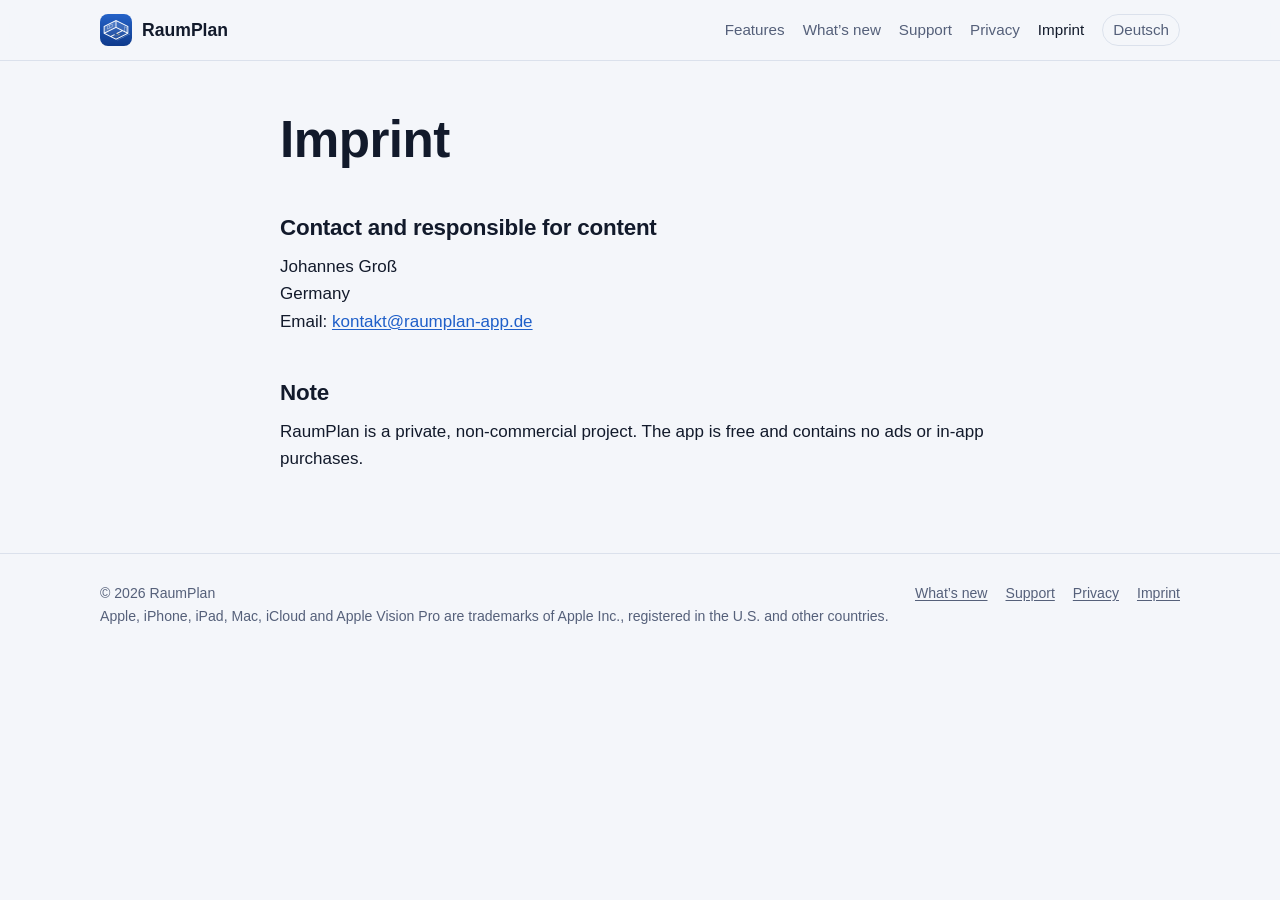
<file: en/imprint.html>
<!doctype html>
<html lang="en">
<head>
<meta charset="utf-8">
<meta name="viewport" content="width=device-width, initial-scale=1">
<title>Imprint – RaumPlan</title>
<meta name="description" content="Legal notice for RaumPlan">
<link rel="stylesheet" href="../assets/style.css">
<link rel="icon" href="../assets/favicon.png" type="image/png">
<link rel="apple-touch-icon" href="../assets/apple-touch-icon.png">
<link rel="alternate" hreflang="de" href="../impressum.html">
<meta name="apple-itunes-app" content="app-id=6837765319">
</head>
<body>
<header class="site-header">
  <div class="wrap">
    <a class="brand" href="index.html"><img src="../assets/icon-512.png" alt="" width="32" height="32">RaumPlan</a>
    <nav class="nav" aria-label="Main menu">
      <a href="index.html#features">Features</a>
      <a href="changes.html">What’s new</a>
      <a href="support.html">Support</a>
      <a href="privacy.html">Privacy</a>
      <a href="imprint.html" aria-current="page">Imprint</a>
      <a class="lang" href="../impressum.html" hreflang="de" lang="de">Deutsch</a>
    </nav>
  </div>
</header>
<main>
<div class="page"><div class="wrap narrow">
<h1>Imprint</h1>
<h2>Contact and responsible for content</h2>
<p>Johannes Groß<br><!-- Anschrift hier ergänzen: Straße Hausnummer<br>PLZ Ort<br> -->Germany<br>Email: <a href="mailto:kontakt@raumplan-app.de">kontakt@raumplan-app.de</a></p>
<h2>Note</h2>
<p>RaumPlan is a private, non-commercial project. The app is free and contains no ads or in-app purchases.</p>
</div></div>
</main>
<footer class="site-footer">
  <div class="wrap">
    <div>© 2026 RaumPlan<br>Apple, iPhone, iPad, Mac, iCloud and Apple Vision Pro are trademarks of Apple Inc., registered in the U.S. and other countries.</div>
    <nav aria-label="Legal">
      <a href="changes.html">What’s new</a>
      <a href="support.html">Support</a>
      <a href="privacy.html">Privacy</a>
      <a href="imprint.html">Imprint</a>
    </nav>
  </div>
</footer>
</body>
</html>
</file>
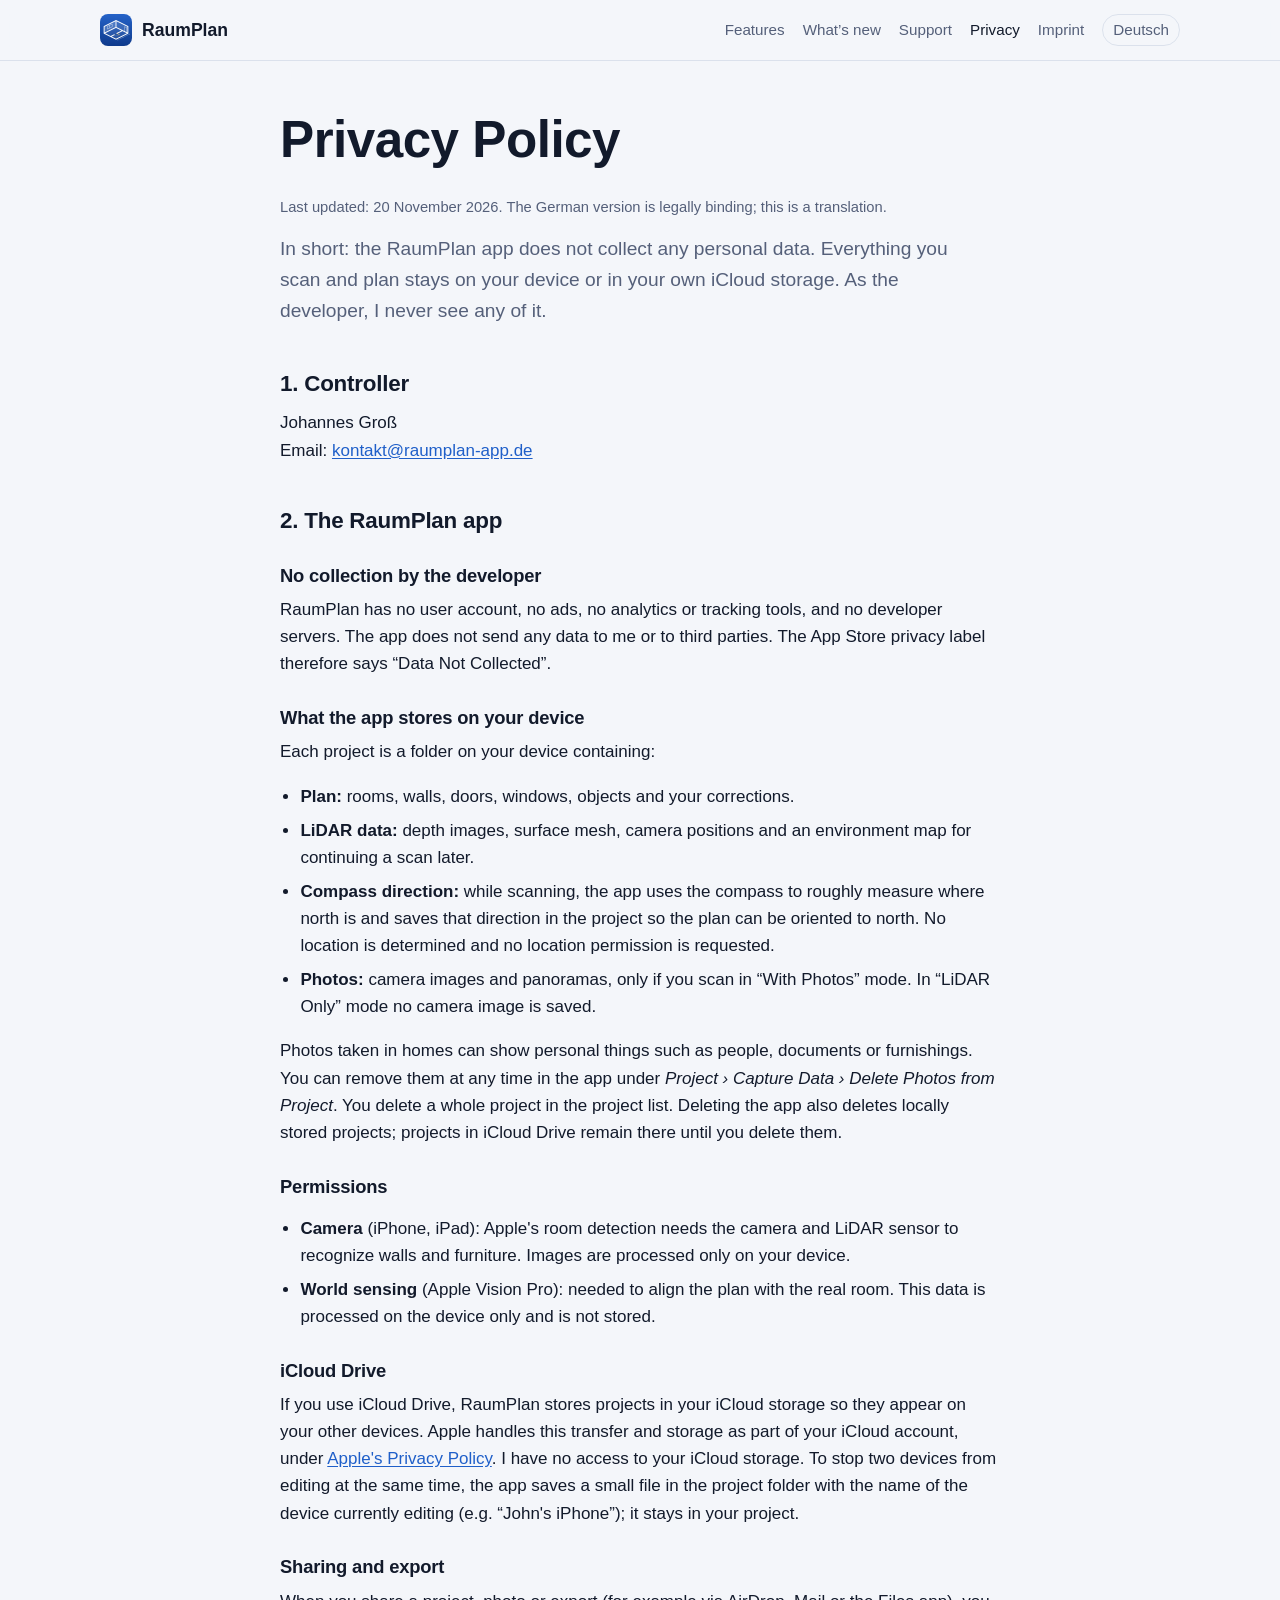
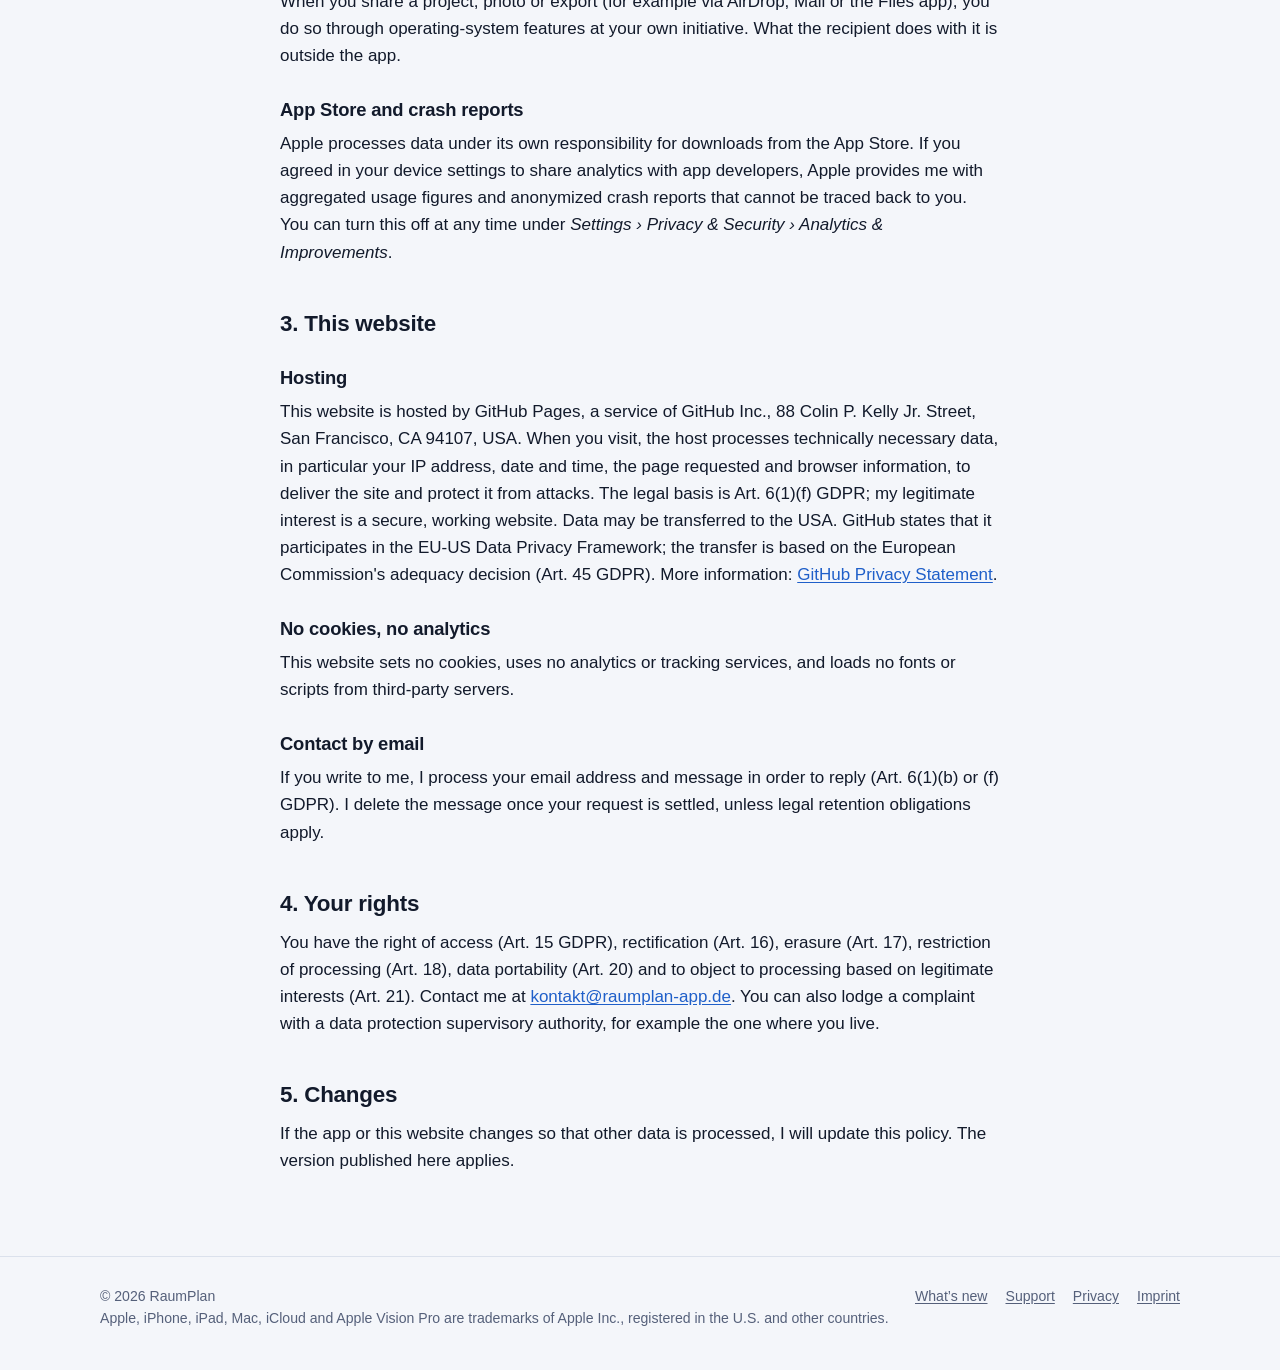
<file: en/privacy.html>
<!doctype html>
<html lang="en">
<head>
<meta charset="utf-8">
<meta name="viewport" content="width=device-width, initial-scale=1">
<title>Privacy Policy – RaumPlan</title>
<meta name="description" content="Privacy policy for the RaumPlan app and this website">
<link rel="stylesheet" href="../assets/style.css">
<link rel="icon" href="../assets/favicon.png" type="image/png">
<link rel="apple-touch-icon" href="../assets/apple-touch-icon.png">
<link rel="alternate" hreflang="de" href="../datenschutz.html">
<meta name="apple-itunes-app" content="app-id=6837765319">
</head>
<body>
<header class="site-header">
  <div class="wrap">
    <a class="brand" href="index.html"><img src="../assets/icon-512.png" alt="" width="32" height="32">RaumPlan</a>
    <nav class="nav" aria-label="Main menu">
      <a href="index.html#features">Features</a>
      <a href="changes.html">What’s new</a>
      <a href="support.html">Support</a>
      <a href="privacy.html" aria-current="page">Privacy</a>
      <a href="imprint.html">Imprint</a>
      <a class="lang" href="../datenschutz.html" hreflang="de" lang="de">Deutsch</a>
    </nav>
  </div>
</header>
<main>
<div class="page"><div class="wrap narrow">
<h1>Privacy Policy</h1>
<p class="meta">Last updated: 20 November 2026. The German version is legally binding; this is a translation.</p>
<p class="lead">In short: the RaumPlan app does not collect any personal data. Everything you scan and plan stays on your device or in your own iCloud storage. As the developer, I never see any of it.</p>

<h2>1. Controller</h2>
<p>Johannes Groß<br><!-- Anschrift hier ergänzen: Straße Hausnummer<br>PLZ Ort<br> -->Email: <a href="mailto:kontakt@raumplan-app.de">kontakt@raumplan-app.de</a></p>

<h2>2. The RaumPlan app</h2>
<h3>No collection by the developer</h3>
<p>RaumPlan has no user account, no ads, no analytics or tracking tools, and no developer servers. The app does not send any data to me or to third parties. The App Store privacy label therefore says “Data Not Collected”.</p>

<h3>What the app stores on your device</h3>
<p>Each project is a folder on your device containing:</p>
<ul>
  <li><strong>Plan:</strong> rooms, walls, doors, windows, objects and your corrections.</li>
  <li><strong>LiDAR data:</strong> depth images, surface mesh, camera positions and an environment map for continuing a scan later.</li>
  <li><strong>Compass direction:</strong> while scanning, the app uses the compass to roughly measure where north is and saves that direction in the project so the plan can be oriented to north. No location is determined and no location permission is requested.</li>
  <li><strong>Photos:</strong> camera images and panoramas, only if you scan in “With Photos” mode. In “LiDAR Only” mode no camera image is saved.</li>
</ul>
<p>Photos taken in homes can show personal things such as people, documents or furnishings. You can remove them at any time in the app under <em>Project › Capture Data › Delete Photos from Project</em>. You delete a whole project in the project list. Deleting the app also deletes locally stored projects; projects in iCloud Drive remain there until you delete them.</p>

<h3>Permissions</h3>
<ul>
  <li><strong>Camera</strong> (iPhone, iPad): Apple's room detection needs the camera and LiDAR sensor to recognize walls and furniture. Images are processed only on your device.</li>
  <li><strong>World sensing</strong> (Apple Vision Pro): needed to align the plan with the real room. This data is processed on the device only and is not stored.</li>
</ul>

<h3>iCloud Drive</h3>
<p>If you use iCloud Drive, RaumPlan stores projects in your iCloud storage so they appear on your other devices. Apple handles this transfer and storage as part of your iCloud account, under <a href="https://www.apple.com/legal/privacy/">Apple's Privacy Policy</a>. I have no access to your iCloud storage. To stop two devices from editing at the same time, the app saves a small file in the project folder with the name of the device currently editing (e.g. “John's iPhone”); it stays in your project.</p>

<h3>Sharing and export</h3>
<p>When you share a project, photo or export (for example via AirDrop, Mail or the Files app), you do so through operating-system features at your own initiative. What the recipient does with it is outside the app.</p>

<h3>App Store and crash reports</h3>
<p>Apple processes data under its own responsibility for downloads from the App Store. If you agreed in your device settings to share analytics with app developers, Apple provides me with aggregated usage figures and anonymized crash reports that cannot be traced back to you. You can turn this off at any time under <em>Settings › Privacy &amp; Security › Analytics &amp; Improvements</em>.</p>

<h2>3. This website</h2>
<h3>Hosting</h3>
<p>This website is hosted by GitHub Pages, a service of GitHub Inc., 88 Colin P. Kelly Jr. Street, San Francisco, CA 94107, USA. When you visit, the host processes technically necessary data, in particular your IP address, date and time, the page requested and browser information, to deliver the site and protect it from attacks. The legal basis is Art. 6(1)(f) GDPR; my legitimate interest is a secure, working website. Data may be transferred to the USA. GitHub states that it participates in the EU-US Data Privacy Framework; the transfer is based on the European Commission's adequacy decision (Art. 45 GDPR). More information: <a href="https://docs.github.com/en/site-policy/privacy-policies/github-general-privacy-statement">GitHub Privacy Statement</a>.</p>
<h3>No cookies, no analytics</h3>
<p>This website sets no cookies, uses no analytics or tracking services, and loads no fonts or scripts from third-party servers.</p>
<h3>Contact by email</h3>
<p>If you write to me, I process your email address and message in order to reply (Art. 6(1)(b) or (f) GDPR). I delete the message once your request is settled, unless legal retention obligations apply.</p>

<h2>4. Your rights</h2>
<p>You have the right of access (Art. 15 GDPR), rectification (Art. 16), erasure (Art. 17), restriction of processing (Art. 18), data portability (Art. 20) and to object to processing based on legitimate interests (Art. 21). Contact me at <a href="mailto:kontakt@raumplan-app.de">kontakt@raumplan-app.de</a>. You can also lodge a complaint with a data protection supervisory authority, for example the one where you live.</p>

<h2>5. Changes</h2>
<p>If the app or this website changes so that other data is processed, I will update this policy. The version published here applies.</p>
</div></div>
</main>
<footer class="site-footer">
  <div class="wrap">
    <div>© 2026 RaumPlan<br>Apple, iPhone, iPad, Mac, iCloud and Apple Vision Pro are trademarks of Apple Inc., registered in the U.S. and other countries.</div>
    <nav aria-label="Legal">
      <a href="changes.html">What’s new</a>
      <a href="support.html">Support</a>
      <a href="privacy.html">Privacy</a>
      <a href="imprint.html">Imprint</a>
    </nav>
  </div>
</footer>
</body>
</html>
</file>
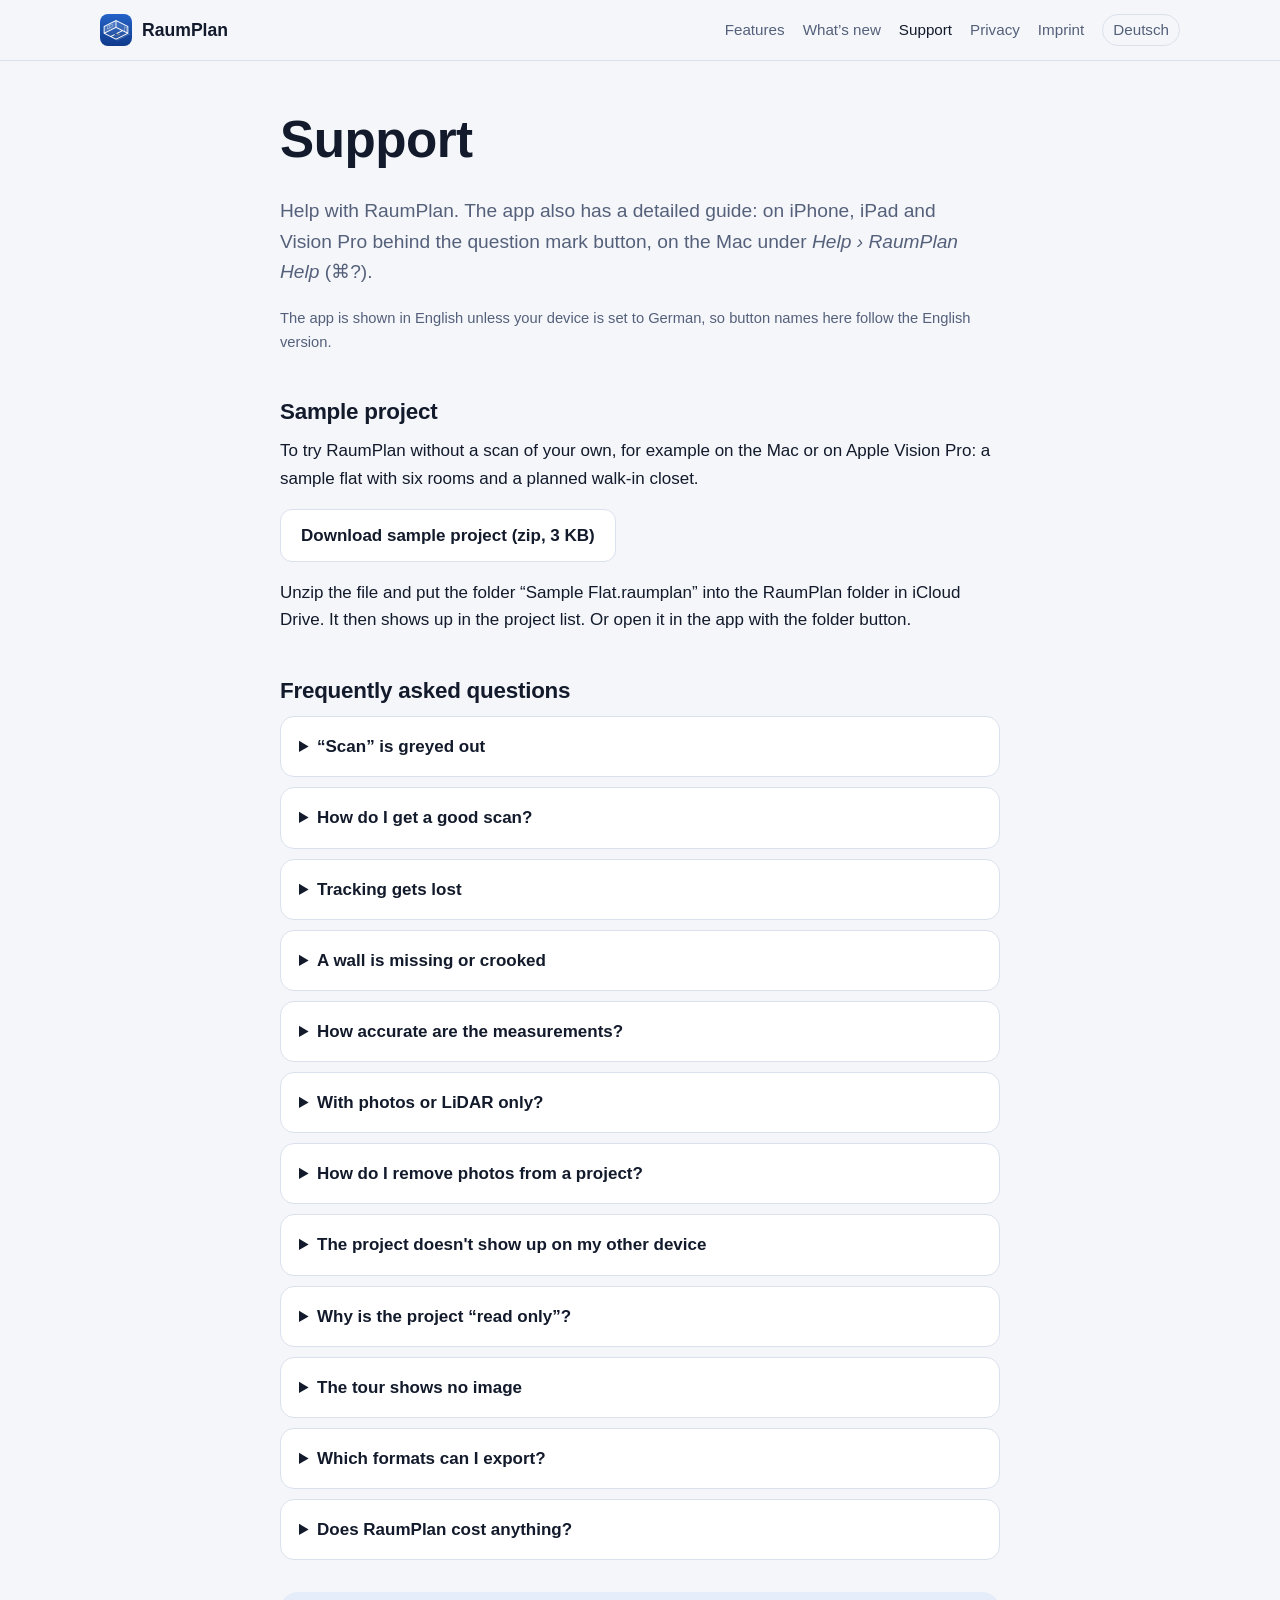
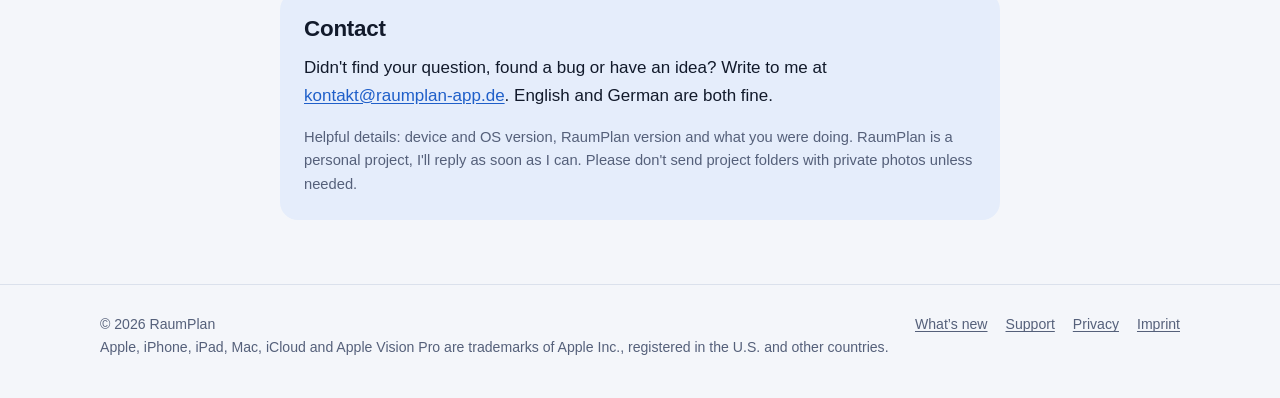
<file: en/support.html>
<!doctype html>
<html lang="en">
<head>
<meta charset="utf-8">
<meta name="viewport" content="width=device-width, initial-scale=1">
<title>Support – RaumPlan</title>
<meta name="description" content="RaumPlan Support: FAQ and contact">
<link rel="stylesheet" href="../assets/style.css">
<link rel="icon" href="../assets/favicon.png" type="image/png">
<link rel="apple-touch-icon" href="../assets/apple-touch-icon.png">
<link rel="alternate" hreflang="de" href="../support.html">
<meta name="apple-itunes-app" content="app-id=6837765319">
</head>
<body>
<header class="site-header">
  <div class="wrap">
    <a class="brand" href="index.html"><img src="../assets/icon-512.png" alt="" width="32" height="32">RaumPlan</a>
    <nav class="nav" aria-label="Main menu">
      <a href="index.html#features">Features</a>
      <a href="changes.html">What’s new</a>
      <a href="support.html" aria-current="page">Support</a>
      <a href="privacy.html">Privacy</a>
      <a href="imprint.html">Imprint</a>
      <a class="lang" href="../support.html" hreflang="de" lang="de">Deutsch</a>
    </nav>
  </div>
</header>
<main>
<div class="page"><div class="wrap narrow"><h1>Support</h1>
<p class="lead">Help with RaumPlan. The app also has a detailed guide: on iPhone, iPad and Vision Pro behind the question mark button, on the Mac under <em>Help › RaumPlan Help</em> (⌘?).</p>
<p class="meta">The app is shown in English unless your device is set to German, so button names here follow the English version.</p>
<h2 id="sample-project">Sample project</h2><p>To try RaumPlan without a scan of your own, for example on the Mac or on Apple Vision Pro: a sample flat with six rooms and a planned walk-in closet.</p><p><a class="btn btn-ghost" href="../assets/RaumPlan-Sample-Project.zip" download>Download sample project (zip, 3 KB)</a></p><p>Unzip the file and put the folder “Sample Flat.raumplan” into the RaumPlan folder in iCloud Drive. It then shows up in the project list. Or open it in the app with the folder button.</p>
<h2>Frequently asked questions</h2><details><summary>“Scan” is greyed out</summary><p>Your device has no LiDAR sensor. Scanning works on iPhone Pro (iPhone 12 Pro and later) and iPad Pro with LiDAR. Viewing and editing plans works on all supported devices.</p></details><details><summary>How do I get a good scan?</summary><p>Walk slowly along the walls, 1 to 3 m away, holding the device at chest height. Aim deliberately at corners, door reveals and windows, then sweep once over ceiling and floor. Don't leave the app between rooms so that all rooms line up. Scan rooms larger than about 9 × 9 m in two or three zones.</p></details><details><summary>Tracking gets lost</summary><p>Move more slowly, add light, and avoid looking at blank white walls or glass up close. Standing still for a moment usually helps.</p></details><details><summary>A wall is missing or crooked</summary><p>Draw it in the plan or drag the wall end. LiDAR often misses glass walls: while scanning, mark both ends with “Glass Edge” and tap “Glass Wall from Markers” in the plan.</p></details><details><summary>How accurate are the measurements?</summary><p>Usually within a few centimeters, though drift can build up over a whole floor. “Back at Start” shows the loop closure error. Measure important lengths with a laser and enter them under “Laser measurement” on the wall.</p></details><details><summary>With photos or LiDAR only?</summary><p>Photos are needed for panoramas, the Vision Pro tour, the floor image and the colored point cloud. Without photos you get the plan, mesh and a grey point cloud. Photos can be deleted later but not added afterwards.</p></details><details><summary>How do I remove photos from a project?</summary><p>Open the project, go to the “Project” tab (Vision Pro: bottom of the sidebar) and tap “Delete Photos from Project” under “Capture Data”. Plan, measurements, depth and mesh stay. This cannot be undone and applies to all devices for iCloud projects.</p></details><details><summary>The project doesn't show up on my other device</summary><p>Check that both devices are signed in with the same Apple Account and iCloud Drive is on, then refresh the project list. iCloud can take a moment. Without iCloud: share the project folder via AirDrop and load it with “Open Folder”.</p></details><details><summary>Why is the project “read only”?</summary><p>A project is edited on one device at a time. If it's open elsewhere, you see that device's changes within seconds. Tap “Take over” to move editing to your device.</p></details><details><summary>The tour shows no image</summary><p>That viewpoint has no panorama. On the Mac, recompute panoramas in the “Project” tab. If you scanned with “LiDAR Only” or deleted the photos, there is no panorama.</p></details><details><summary>Which formats can I export?</summary><p>SVG (1:50 or 1:100), DXF, JSON, the point cloud as PLY and the mesh as OBJ. Files are saved in the project folder under “exports”. There is no E57 or IFC export, but PLY can be converted, for example with CloudCompare.</p></details><details><summary>Does RaumPlan cost anything?</summary><p>No. RaumPlan is free, with no ads, no in-app purchases and no account.</p></details><div class="contact"><h2 style="margin-top:0">Contact</h2>
<p>Didn't find your question, found a bug or have an idea? Write to me at <a href="mailto:kontakt@raumplan-app.de">kontakt@raumplan-app.de</a>. English and German are both fine.</p>
<p class="meta" style="margin-bottom:0">Helpful details: device and OS version, RaumPlan version and what you were doing. RaumPlan is a personal project, I'll reply as soon as I can. Please don't send project folders with private photos unless needed.</p></div></div></div>
</main>
<footer class="site-footer">
  <div class="wrap">
    <div>© 2026 RaumPlan<br>Apple, iPhone, iPad, Mac, iCloud and Apple Vision Pro are trademarks of Apple Inc., registered in the U.S. and other countries.</div>
    <nav aria-label="Legal">
      <a href="changes.html">What’s new</a>
      <a href="support.html">Support</a>
      <a href="privacy.html">Privacy</a>
      <a href="imprint.html">Imprint</a>
    </nav>
  </div>
</footer>
</body>
</html>
</file>
<file: assets/style.css>
/* RaumPlan – Produktwebseite. Nur Systemschriften, keine externen Dateien (keine Datenübertragung an Dritte). */
:root {
  --bg: #f4f6fa;
  --surface: #ffffff;
  --surface-2: #eef2f9;
  --text: #121a2b;
  --muted: #55607a;
  --line: #dbe1ec;
  --blue: #1f5fc9;
  --blue-dark: #12398f;
  --blue-soft: #e5edfb;
  --accent: #f5c84c;
  --plan: #e0682b;
  --ph-bg: #fff3c4;
  --ph-text: #6b4e00;
  --radius: 18px;
  --shadow: 0 1px 2px rgba(18, 26, 43, .06), 0 8px 28px rgba(18, 26, 43, .08);
  color-scheme: light dark;
}
@media (prefers-color-scheme: dark) {
  :root {
    --bg: #0d1220;
    --surface: #161d2f;
    --surface-2: #1c2539;
    --text: #e8ecf5;
    --muted: #9aa5bf;
    --line: #2a344b;
    --blue: #5b93ee;
    --blue-dark: #3d74d6;
    --blue-soft: #1a2a4a;
    --ph-bg: #4a3a08;
    --ph-text: #ffe28a;
    --shadow: 0 1px 2px rgba(0, 0, 0, .3), 0 8px 28px rgba(0, 0, 0, .35);
  }
}
* { box-sizing: border-box; }
html { -webkit-text-size-adjust: 100%; }
body {
  margin: 0;
  background: var(--bg);
  color: var(--text);
  font: 17px/1.6 -apple-system, BlinkMacSystemFont, "SF Pro Text", "Segoe UI", Roboto, "Helvetica Neue", Arial, sans-serif;
}
a { color: var(--blue); text-underline-offset: 2px; }
img, svg { max-width: 100%; display: block; }
h1, h2, h3 { line-height: 1.2; letter-spacing: -0.01em; margin: 0 0 .5em; }
h1 { font-size: clamp(2rem, 5vw, 3.2rem); font-weight: 800; }
h2 { font-size: clamp(1.5rem, 3.2vw, 2.1rem); font-weight: 750; margin-top: 0; }
h3 { font-size: 1.15rem; font-weight: 700; }
p { margin: 0 0 1em; }
.wrap { max-width: 1120px; margin: 0 auto; padding: 0 20px; }
.narrow { max-width: 760px; }

/* Kopf */
.site-header { position: sticky; top: 0; z-index: 10; background: color-mix(in srgb, var(--bg) 86%, transparent); backdrop-filter: saturate(1.6) blur(14px); -webkit-backdrop-filter: saturate(1.6) blur(14px); border-bottom: 1px solid var(--line); }
.site-header .wrap { display: flex; align-items: center; gap: 16px; min-height: 60px; flex-wrap: wrap; }
.brand { display: flex; align-items: center; gap: 10px; font-weight: 750; font-size: 1.1rem; color: var(--text); text-decoration: none; }
.brand img { width: 32px; height: 32px; border-radius: 8px; }
.nav { display: flex; gap: 4px 18px; margin-left: auto; flex-wrap: wrap; font-size: .95rem; }
.nav a { color: var(--muted); text-decoration: none; padding: 4px 0; }
.nav a:hover, .nav a[aria-current="page"] { color: var(--text); }
.nav .lang { border: 1px solid var(--line); border-radius: 999px; padding: 3px 10px; }

/* Startbereich */
.hero { padding: 64px 0 40px; }
.hero .wrap { display: grid; grid-template-columns: 1.05fr .95fr; gap: 40px; align-items: center; }
.hero-icon { width: 96px; height: 96px; border-radius: 22px; box-shadow: var(--shadow); margin-bottom: 22px; }
.lead { font-size: 1.2rem; color: var(--muted); max-width: 36em; }
.pills { display: flex; flex-wrap: wrap; gap: 8px; margin: 18px 0 26px; padding: 0; list-style: none; }
.pills li { background: var(--blue-soft); color: var(--blue); border-radius: 999px; padding: 4px 12px; font-size: .9rem; font-weight: 600; }
.cta { display: flex; gap: 12px; flex-wrap: wrap; align-items: center; }
.btn { display: inline-flex; align-items: center; gap: 8px; border-radius: 12px; padding: 12px 20px; font-weight: 650; text-decoration: none; border: 1px solid transparent; }
.btn-primary { background: var(--text); color: var(--bg); }
.btn-ghost { border-color: var(--line); color: var(--text); background: var(--surface); }
.hero-shots { display: flex; justify-content: center; align-items: flex-start; gap: 18px; }
.hero-shots .device:nth-child(2) { margin-top: 48px; }

/* Platzhalter */
mark.ph { background: var(--ph-bg); color: var(--ph-text); border-radius: 4px; padding: 0 4px; font-weight: 600; }
.ph-note { background: var(--ph-bg); color: var(--ph-text); border-radius: 12px; padding: 10px 14px; font-size: .92rem; margin: 0 0 20px; }
.shot { position: relative; }
.shot::after {
  content: attr(data-ph);
  position: absolute; left: 50%; bottom: 12px; transform: translateX(-50%);
  background: var(--accent); color: #3a2a00; font: 700 10px/1.2 -apple-system, BlinkMacSystemFont, "Segoe UI", sans-serif;
  letter-spacing: .04em; text-transform: uppercase; padding: 5px 9px; border-radius: 6px; white-space: nowrap;
  box-shadow: 0 2px 8px rgba(0,0,0,.2);
}

/* Geräterahmen */
.device { background: #111827; border-radius: 42px; padding: 10px; box-shadow: var(--shadow); width: 250px; flex: none; }
.device svg { border-radius: 33px; width: 100%; height: auto; }
.device.small { width: 210px; }
.device img { border-radius: 33px; width: 100%; height: auto; display: block; }
.laptop .lid img { border-radius: 6px; width: 100%; height: auto; }
.vision img { width: 100%; height: auto; }
.laptop { width: 100%; max-width: 620px; }
.laptop .lid { background: #111827; border-radius: 18px 18px 6px 6px; padding: 12px; }
.laptop .lid svg { border-radius: 6px; width: 100%; height: auto; }
.laptop .base { height: 14px; background: linear-gradient(#c9ced8, #9aa1ae); border-radius: 0 0 16px 16px; margin: 0 -4%; }
.vision { width: 100%; max-width: 620px; border-radius: 24px; overflow: hidden; box-shadow: var(--shadow); }
.vision svg { width: 100%; height: auto; }

/* Abschnitte */
section { padding: 56px 0; }
section.alt { background: var(--surface); border-top: 1px solid var(--line); border-bottom: 1px solid var(--line); }
.section-head { max-width: 680px; margin-bottom: 32px; }
.section-head p { color: var(--muted); font-size: 1.08rem; }
.gallery { display: flex; gap: 22px; overflow-x: auto; padding: 8px 4px 24px; scroll-snap-type: x mandatory; }
.gallery figure { margin: 0; scroll-snap-align: start; flex: none; }
.gallery figcaption { margin-top: 12px; font-size: .92rem; color: var(--muted); max-width: 250px; }
.gallery figcaption strong { display: block; color: var(--text); }
.grid { display: grid; grid-template-columns: repeat(3, 1fr); gap: 18px; }
.card { background: var(--surface); border: 1px solid var(--line); border-radius: var(--radius); padding: 22px; }
section.alt .card { background: var(--bg); }
.card .ico { width: 40px; height: 40px; border-radius: 10px; background: var(--blue-soft); color: var(--blue); display: grid; place-items: center; margin-bottom: 14px; }
.card .ico svg { width: 22px; height: 22px; }
.card p, .card li { color: var(--muted); font-size: .97rem; }
.card ul { padding-left: 1.1em; margin: 0; }
.split { display: grid; grid-template-columns: 1fr 1fr; gap: 40px; align-items: center; }
.split.rev > :first-child { order: 2; }
.checks { list-style: none; padding: 0; margin: 0; }
.checks li { padding-left: 30px; position: relative; margin: 0 0 10px; }
.checks li::before { content: ""; position: absolute; left: 0; top: .3em; width: 18px; height: 18px; border-radius: 50%; background: var(--blue-soft) url("data:image/svg+xml,%3Csvg xmlns='http://www.w3.org/2000/svg' viewBox='0 0 18 18'%3E%3Cpath d='M5 9.5l2.6 2.5L13 6.5' fill='none' stroke='%231f5fc9' stroke-width='2' stroke-linecap='round' stroke-linejoin='round'/%3E%3C/svg%3E") center/18px no-repeat; }
table.req { width: 100%; border-collapse: collapse; font-size: .97rem; }
table.req th, table.req td { text-align: left; padding: 10px 12px; border-bottom: 1px solid var(--line); vertical-align: top; }
table.req th { color: var(--muted); font-weight: 600; font-size: .85rem; text-transform: uppercase; letter-spacing: .04em; }
.callout { border-left: 4px solid var(--accent); background: var(--surface); border-radius: 0 12px 12px 0; padding: 14px 18px; }

/* Textseiten */
.page { padding: 48px 0 64px; }
.page h2 { font-size: 1.4rem; margin-top: 2em; }
.page h3 { margin-top: 1.6em; }
.page ul { padding-left: 1.2em; }
.page li { margin-bottom: .4em; }
.meta { color: var(--muted); font-size: .92rem; }
details { background: var(--surface); border: 1px solid var(--line); border-radius: 14px; padding: 4px 18px; margin-bottom: 10px; }
details summary { cursor: pointer; font-weight: 650; padding: 12px 0; list-style-position: inside; }
details[open] summary { border-bottom: 1px solid var(--line); margin-bottom: 12px; }
details p:last-child { margin-bottom: 14px; }
.contact { background: var(--blue-soft); border-radius: var(--radius); padding: 24px; margin-top: 32px; }

/* Fuß */
.site-footer { border-top: 1px solid var(--line); padding: 28px 0 40px; color: var(--muted); font-size: .88rem; }
.site-footer .wrap { display: flex; flex-wrap: wrap; gap: 10px 24px; justify-content: space-between; }
.site-footer nav { display: flex; gap: 18px; flex-wrap: wrap; }
.site-footer a { color: var(--muted); }

@media (max-width: 900px) {
  .hero .wrap, .split { grid-template-columns: 1fr; }
  .split.rev > :first-child { order: 0; }
  .grid { grid-template-columns: 1fr 1fr; }
  .hero { padding-top: 40px; }
}
@media (max-width: 600px) {
  body { font-size: 16px; }
  .wrap { padding: 0 16px; }
  .grid { grid-template-columns: 1fr; }
  .nav { margin-left: 0; width: 100%; padding-bottom: 8px; }
  .device { width: 200px; border-radius: 34px; padding: 8px; }
  .device svg, .device img { border-radius: 27px; }
  .hero-shots .device:nth-child(2) { display: none; }
  .gallery figcaption { max-width: 200px; }
}

/* Kurzinfo zum Drucken */
@media print {
  .site-header, .site-footer, .noprint { display: none !important; }
  body { background: #fff; color: #000; font-size: 11pt; }
  section, .page { padding: 0; }
  a { color: #000; }
  .card { break-inside: avoid; }
  .split { grid-template-columns: 1.1fr .9fr !important; gap: 24px; }
  .device.small { width: 150px; padding: 7px; border-radius: 28px; }
  .device.small svg, .device.small img { border-radius: 22px; }
  .shot::after { font-size: 7px; padding: 3px 6px; }
  h1 { font-size: 26pt !important; }
  .lead { font-size: 12.5pt; }
}

/* Bildergalerie (Mac, Vision Pro): Wischen oder Pfeile/Punkte */
.slider { width: 100%; max-width: 620px; }
.slides { display: flex; overflow-x: auto; scroll-snap-type: x mandatory; scroll-behavior: smooth; scrollbar-width: none; -webkit-overflow-scrolling: touch; overscroll-behavior-x: contain; }
.slides::-webkit-scrollbar { display: none; }
.slides:focus-visible { outline: 3px solid var(--blue); outline-offset: 3px; }
.slide { flex: 0 0 100%; margin: 0; scroll-snap-align: center; scroll-snap-stop: always; }
.slide img { display: block; width: 100%; height: auto; }
.laptop .lid .slides { border-radius: 6px; }
.slider .laptop, .slider .vision { max-width: none; }
.slider-nav { display: flex; align-items: center; justify-content: center; gap: 14px; margin-top: 14px; }
.slider-nav .prev, .slider-nav .next { width: 36px; height: 36px; border-radius: 50%; border: 1px solid var(--line); background: var(--surface); color: var(--text); font-size: 22px; line-height: 1; cursor: pointer; display: grid; place-items: center; padding: 0 0 3px; }
.slider-nav .prev:hover:not(:disabled), .slider-nav .next:hover:not(:disabled) { border-color: var(--blue); color: var(--blue); }
.slider-nav button:disabled { opacity: .35; cursor: default; }
.dots { display: flex; gap: 8px; }
.dots button { width: 9px; height: 9px; border-radius: 50%; border: 0; padding: 0; background: var(--line); cursor: pointer; }
.dots button[aria-current="true"] { background: var(--blue); }
.slider:not(.js) .slider-nav { display: none; }
@media print { .slider-nav { display: none; } .slide + .slide { display: none; } }

/* Neu in dieser Version / Änderungen */
section.news { padding: 0 0 48px; }
.callout.new { border-left-color: var(--blue); }
section.release { padding: 0; margin-top: 2.4em; }
.release:first-of-type { margin-top: 1.2em; }
.release h2 { display: flex; align-items: baseline; gap: 12px; flex-wrap: wrap; margin: 0 0 .4em; }
.release h2 .date { font-size: .95rem; font-weight: 500; color: var(--muted); }
.release h3 { font-size: .85rem; text-transform: uppercase; letter-spacing: .05em; color: var(--muted); margin: 1.4em 0 .4em; }
</file>
